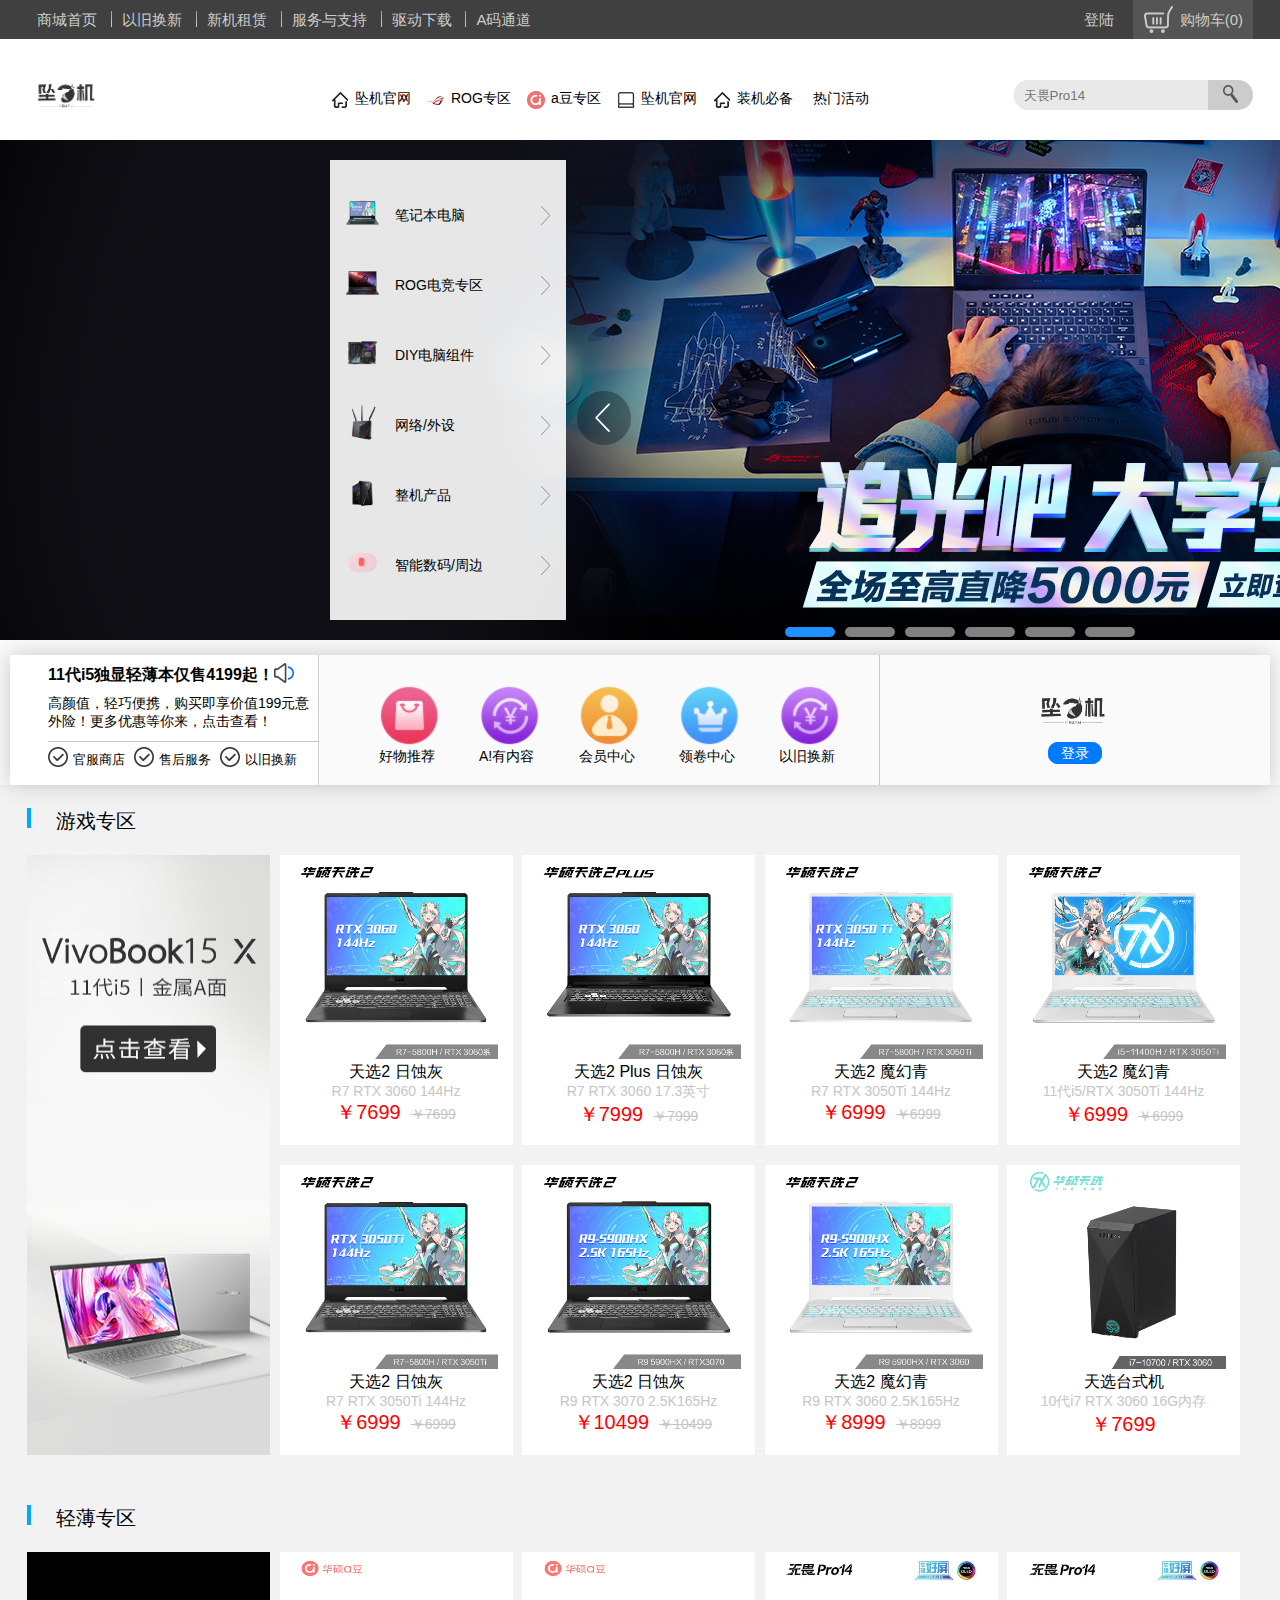
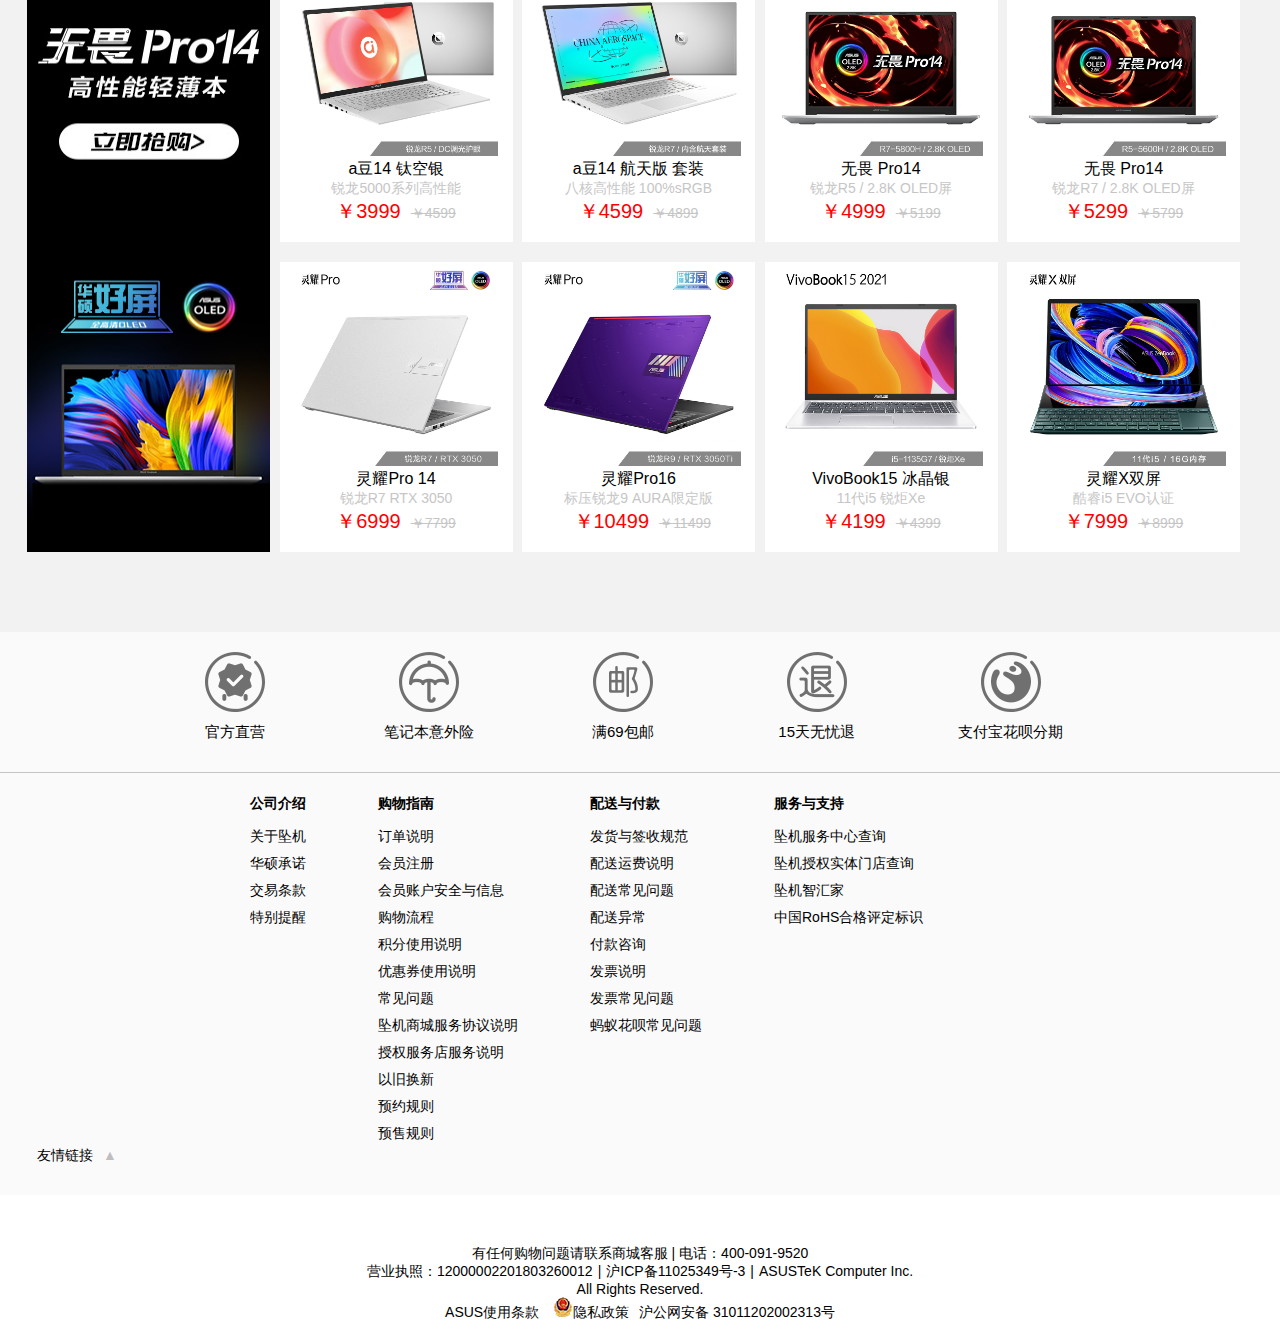
<file: index.html>
<!DOCTYPE html>
<html>
	<head>
		<meta charset="utf-8">
		<title>坠机</title>
		<script src="https://cdn.bootcdn.net/ajax/libs/jquery/3.6.0/jquery.js" type="text/javascript" charset="utf-8"></script>
		<link rel="stylesheet" type="text/css" href="./css/index.css" />
		<link rel="stylesheet" type="text/css" href="css/head.css"/>
		<link rel="shortcut icon" href="img/favicon.ico">
		<link rel="icon" href="img/favicon.ico">
		<link rel="stylesheet" type="text/css" href="css/bottom.css"/>
		<link rel="stylesheet" type="text/css" href="css/banner.css"/>
		<style>
			html,
			body {
				position: relative;
				height: 100%;
			}

			body {
				background: #eee;
				font-family: Helvetica Neue, Helvetica, Arial, sans-serif;
				font-size: 14px;
				color: #000;
				margin: 0;
				padding: 0;
			}
		</style>


	</head>
	<body>
		<div class="head">
			
		</div>
		<div class="Brwse">
			<div class="banner">
			<div class="imgBox">
				<img src="img/index/Brwse/11084297494810.jpg" class="bannerImg">
				<img src="img/index/Brwse/23433998501001.jpg" class="bannerImg">
				<img src="img/index/Brwse/23133951501025.jpg" class="bannerImg">
				<img src="img/index/Brwse/18055854519948.jpg" class="bannerImg">
				<img src="img/index/Brwse/09485656565010.jpg" class="bannerImg">
				<img src="img/index/Brwse/18090110010249.png" class="bannerImg">
			</div>
			<div class="up"> </div>
			<div class="next"> </div>
			<div class="spotBox">
				<!-- <div class="spot"></div> -->
			</div>
		</div>
			<div class="nav">
				<div class="navBox">
					<img src="img/index/nav/15162557491015.png" class="navL">
					<span>笔记本电脑</span>
					<img src="img/index/arrow.png" class="navR">
					<div class="ROGBox">
						<div class="ROGlockingBox">
							<div class="ROGBoxblock">
								<div><img
										src="img/index/nav/15181151994849.png"><a>高效游戏</a><span>天选</span><span>飞行堡垒</span>
								</div>
							</div>
							<div class="ROGBoxblock">
								<div><img
										src="img/index/nav/14441299519910.jpg"><a>灵耀轻薄</a><span>灵耀X</span><span>灵耀14</span><span>灵耀13
									</span></div>
							</div>
							<div class="ROGBoxblock">
								<div><img
										src="img/index/nav/14455349499952.jpg"><a>办公娱乐</a><span>无畏</span><span>VivoBook</span><span>主流家用
									</span></div>
							</div>
							<div class="ROGBoxblock">
								<div><img src="img/index/nav/14475357544952.jpg"><a>时尚潮色</a><span>adolbook</div>
							</div>
							<div class="ROGBoxblock">
								<div><img
										src="img/index/nav/14491810149489.jpg"><a>创意设计</a><span>ProArt</span><span>ARTONE</span><span></span>
								</div>
							</div>
							<div class="ROGBoxblock">
								<div><img
										src="img/index/nav/14510899971011.jpg"><a>商用便携</a><span>破晓</span><span>灵珑</span><span>博文
									</span></div>
							</div>
						</div>
					</div>

				</div>
				<div class="navBox">
					<img src="img/index/nav/15174355541001.png" class="navL">
					<span>ROG电竞专区</span>
					<img src="img/index/arrow.png" class="navR">
					<div class="ROGBox">
						<div class="ROGlockingBox">
							<div class="ROGBoxblock">
								<div><img
										src="img/index/nav/15181151994849.png"><a>高效游戏</a><span>天选</span><span>飞行堡垒</span>
								</div>
							</div>
							<div class="ROGBoxblock">
								<div><img
										src="img/index/nav/14441299519910.jpg"><a>灵耀轻薄</a><span>灵耀X</span><span>灵耀14</span><span>灵耀13
									</span></div>
							</div>
							<div class="ROGBoxblock">
								<div><img
										src="img/index/nav/14455349499952.jpg"><a>办公娱乐</a><span>无畏</span><span>VivoBook</span><span>主流家用
									</span></div>
							</div>
							<div class="ROGBoxblock">
								<div><img src="img/index/nav/14475357544952.jpg"><a>时尚潮色</a><span>adolbook</div>
							</div>
							<div class="ROGBoxblock">
								<div><img
										src="img/index/nav/14491810149489.jpg"><a>创意设计</a><span>ProArt</span><span>ARTONE</span><span></span>
								</div>
							</div>
							<div class="ROGBoxblock">
								<div><img
										src="img/index/nav/14510899971011.jpg"><a>商用便携</a><span>破晓</span><span>灵珑</span><span>博文
									</span></div>
							</div>
						</div>
					</div>
				</div>
				<div class="navBox">
					<img src="img/index/nav/15180297101549.png" class="navL">
					<span>DIY电脑组件</span>
					<img src="img/index/arrow.png" class="navR">
					<div class="ROGBox">
						<div class="ROGlockingBox">
							<div class="ROGBoxblock">
								<div><img
										src="img/index/nav/15181151994849.png"><a>高效游戏</a><span>天选</span><span>飞行堡垒</span>
								</div>
							</div>
							<div class="ROGBoxblock">
								<div><img
										src="img/index/nav/14441299519910.jpg"><a>灵耀轻薄</a><span>灵耀X</span><span>灵耀14</span><span>灵耀13
									</span></div>
							</div>
							<div class="ROGBoxblock">
								<div><img
										src="img/index/nav/14455349499952.jpg"><a>办公娱乐</a><span>无畏</span><span>VivoBook</span><span>主流家用
									</span></div>
							</div>
							<div class="ROGBoxblock">
								<div><img src="img/index/nav/14475357544952.jpg"><a>时尚潮色</a><span>adolbook</div>
							</div>
							<div class="ROGBoxblock">
								<div><img
										src="img/index/nav/14491810149489.jpg"><a>创意设计</a><span>ProArt</span><span>ARTONE</span><span></span>
								</div>
							</div>
							<div class="ROGBoxblock">
								<div><img
										src="img/index/nav/14510899971011.jpg"><a>商用便携</a><span>破晓</span><span>灵珑</span><span>博文
									</span></div>
							</div>
						</div>
					</div>
				</div>
				<div class="navBox">
					<img src="img/index/nav/17035910252519.png" class="navL">
					<span>网络/外设</span>
					<img src="img/index/arrow.png" class="navR">
					<div class="ROGBox">
						<div class="ROGlockingBox">
							<div class="ROGBoxblock">
								<div><img
										src="img/index/nav/15181151994849.png"><a>高效游戏</a><span>天选</span><span>飞行堡垒</span>
								</div>
							</div>
							<div class="ROGBoxblock">
								<div><img
										src="img/index/nav/14441299519910.jpg"><a>灵耀轻薄</a><span>灵耀X</span><span>灵耀14</span><span>灵耀13
									</span></div>
							</div>
							<div class="ROGBoxblock">
								<div><img
										src="img/index/nav/14455349499952.jpg"><a>办公娱乐</a><span>无畏</span><span>VivoBook</span><span>主流家用
									</span></div>
							</div>
							<div class="ROGBoxblock">
								<div><img src="img/index/nav/14475357544952.jpg"><a>时尚潮色</a><span>adolbook</div>
							</div>
							<div class="ROGBoxblock">
								<div><img
										src="img/index/nav/14491810149489.jpg"><a>创意设计</a><span>ProArt</span><span>ARTONE</span><span></span>
								</div>
							</div>
							<div class="ROGBoxblock">
								<div><img
										src="img/index/nav/14510899971011.jpg"><a>商用便携</a><span>破晓</span><span>灵珑</span><span>博文
									</span></div>
							</div>
						</div>
					</div>
				</div>

				<div class="navBox">
					<img src="img/index/nav/15175248549710.png" class="navL">
					<span>整机产品</span>
					<img src="img/index/arrow.png" class="navR">
					<div class="ROGBox">
						<div class="ROGlockingBox">
							<div class="ROGBoxblock">
								<div><img
										src="img/index/nav/15181151994849.png"><a>高效游戏</a><span>天选</span><span>飞行堡垒</span>
								</div>
							</div>
							<div class="ROGBoxblock">
								<div><img
										src="img/index/nav/14441299519910.jpg"><a>灵耀轻薄</a><span>灵耀X</span><span>灵耀14</span><span>灵耀13
									</span></div>
							</div>
							<div class="ROGBoxblock">
								<div><img
										src="img/index/nav/14455349499952.jpg"><a>办公娱乐</a><span>无畏</span><span>VivoBook</span><span>主流家用
									</span></div>
							</div>
							<div class="ROGBoxblock">
								<div><img src="img/index/nav/14475357544952.jpg"><a>时尚潮色</a><span>adolbook</div>
							</div>
							<div class="ROGBoxblock">
								<div><img
										src="img/index/nav/14491810149489.jpg"><a>创意设计</a><span>ProArt</span><span>ARTONE</span><span></span>
								</div>
							</div>
							<div class="ROGBoxblock">
								<div><img
										src="img/index/nav/14510899971011.jpg"><a>商用便携</a><span>破晓</span><span>灵珑</span><span>博文
									</span></div>
							</div>
						</div>
					</div>
				</div>
				<div class="navBox navBoxbottom">
					<img src="img/index/nav/16515910210199.png" class="navL">
					<span>智能数码/周边</span>
					<img src="img/index/arrow.png" class="navR">
					<div class="ROGBox">
						<div class="ROGlockingBox">
							<div class="ROGBoxblock">
								<div><img
										src="img/index/nav/15181151994849.png"><a>高效游戏</a><span>天选</span><span>飞行堡垒</span>
								</div>
							</div>
							<div class="ROGBoxblock">
								<div><img
										src="img/index/nav/14441299519910.jpg"><a>灵耀轻薄</a><span>灵耀X</span><span>灵耀14</span><span>灵耀13
									</span></div>
							</div>
							<div class="ROGBoxblock">
								<div><img
										src="img/index/nav/14455349499952.jpg"><a>办公娱乐</a><span>无畏</span><span>VivoBook</span><span>主流家用
									</span></div>
							</div>
							<div class="ROGBoxblock">
								<div><img src="img/index/nav/14475357544952.jpg"><a>时尚潮色</a><span>adolbook</div>
							</div>
							<div class="ROGBoxblock">
								<div><img
										src="img/index/nav/14491810149489.jpg"><a>创意设计</a><span>ProArt</span><span>ARTONE</span><span></span>
								</div>
							</div>
							<div class="ROGBoxblock">
								<div><img
										src="img/index/nav/14510899971011.jpg"><a>商用便携</a><span>破晓</span><span>灵珑</span><span>博文
									</span></div>
							</div>
						</div>
					</div>
				</div>
			</div>
		</div>
		<div class="center">
			<div class="block">
				<div class="group">
					<div class="groupBox">
						<div class="group1">
							<h2>11代i5独显轻薄本仅售4199起！</h2><img src="img/group/topic.png">
							<p style="cursor: pointer;">高颜值，轻巧便携，购买即享价值199元意外险！更多优惠等你来，点击查看！</p>
							<div class="group1Serve">
								<img src="img/group/dui.png"><span>官服商店</span>
								<img src="img/group/dui.png"><span>售后服务</span>
								<img src="img/group/dui.png"><span>以旧换新</span>
							</div>
						</div>
						<div class="group2">
							<a class="group2Centent"><img src="img/group/14055753534950.png">
								<p>好物推荐</p>
							</a>
							<a class="group2Centent"><img src="img/group/14162355509752.png">
								<p>A!有内容</p>
							</a>
							<a class="group2Centent"><img src="img/group/14150557554810.png">
								<p>会员中心</p>
							</a>
							<a class="group2Centent"><img src="img/group/14155710050559.png">
								<p>领卷中心</p>
							</a>
							<a class="group2Centent"><img src="img/group/14162355509752.png">
								<p>以旧换新</p>
							</a>
						</div>
						<div class="group3">
							<img src="img/logo.png" style="margin: auto 139.5px;">
							<!-- <img src="https://static.asus.com.cn/static/store/images/newIndex/avatar.png" style="margin: auto 153px;"> -->
							<p id=""style="text-align: center;margin-top: 70px;">
								<a href="login.html" style="border: #007AFF solid;background-color: #007AFF;color: white;border-radius: 10px;padding: 0 10px;">登录</a>
							</p>
						</div>
						<div class="clear"></div>
					</div>
				</div>
				<!-- <div class="carousel">
					<div class="carouselBox">
						<div class="">
							<a><img src="img/index/19314650989749.png"></a>
						</div>
						<div class="">
							<a><img src="img/index/10593252521005.png"></a>
						</div>
						<div class="">
							<a><img src="img/index/13511551971024.png"></a>
						</div>
						<div class="">
							<a><img src="img/index/13505850579852.png"></a>
						</div>
						<div class="">
							<a><img src="img/index/13490852499849.png"></a>
						</div>
						<div class="">
							<a><img src="img/index/13490852499849.png"></a>
						</div>
						<div class="">
							<a><img src="img/index/13434099525356.jpg"></a>
						</div>
					</div>
					<img src="img/leftbox/arrow_right.png" class="arrowR">
					<img src="img/leftbox/arrow_left.png" class="arrowL">
				</div> -->
			</div>
			<div class="area">
				<div class="area1">

					<div class="centerBoxMoudle3">
						<div class="layer">
							<div class="lineBlue"></div><span class="layerText">游戏专区</span>
							<!-- <a class="more">更多></a> -->
						</div>
						<div class="img">
							<img src="img/index/commodityImg/1F/14335248495710.jpg">
						</div>
						<div class="moudle3ConBox">
							<a class="moudle3Con">
								<div>
									<img src="img/index/commodityImg/1F/16145198971004.jpg" class="moudle3Conimg">
									<h2>adolbook14s 千禧粉</h2>
									<p class="peizhi">11代i3 512GSSD</p>
									<p class="jiage"><span class="jiage1">￥3499</span><span class="jiage2">￥3699</span>
									</p>
								</div>
							</a><a class="moudle3Con">
								<div>
									<img src="img/index/commodityImg/1F/18183357535056.jpg" class="moudle3Conimg">
									<h2>Vivobook15 2021</h2>
									<p class="peizhi">i3-1115G4 512G SSD</p>
									<p class="jiage"><span class="jiage1">￥3299</span><span class="jiage2">￥3499</span>
									</p>
								</div>
							</a><a class="moudle3Con">
								<div>
									<img src="img/index/commodityImg/1F/18183357535056.jpg" class="moudle3Conimg">
									<h2>VivoBook15 冰晶银</h2>
									<p class="peizhi">11代i5 MX330 </p>
									<p class="jiage"><span class="jiage1">￥4299</span><span class="jiage2">￥4999</span>
									</p>
								</div>
							</a><a class="moudle3Con">
								<div>
									<img src="img/index/commodityImg/1F/22162798545210.jpg" class="moudle3Conimg">
									<h2>adolbook14s 千禧粉</h2>
									<p class="peizhi">11代i5 锐炬Xe</p>
									<p class="jiage"><span class="jiage1">￥4399</span><span class="jiage2">￥4799</span>
									</p>
								</div>
							</a><a class="moudle3Con">
								<div>
									<img src="img/index/commodityImg/1F/22162798545210.jpg" class="moudle3Conimg">
									<h2>adolbook14s 幻彩白</h2>
									<p class="peizhi">11代i5 锐炬Xe</p>
									<p class="jiage"><span class="jiage1">￥4399</span><span class="jiage2">￥4799</span>
									</p>
								</div>
							</a><a class="moudle3Con">
								<div>
									<img src="img/index/commodityImg/1F/15373850101501.jpg" class="moudle3Conimg">
									<h2>VivoBook15 X 耀夜黑</h2>
									<p class="peizhi">11代i5 16G内存 </p>
									<p class="jiage"><span class="jiage1">￥4799</span><span class="jiage2">￥4999</span>
									</p>
								</div>
							</a><a class="moudle3Con">
								<div>
									<img src="img/index/commodityImg/1F/11082254565498.jpg" class="moudle3Conimg">
									<h2>VivoBook15 X 冰晶银</h2>
									<p class="peizhi">11代i5 16G内存 </p>
									<p class="jiage"><span class="jiage1">￥4799</span><span class="jiage2">￥5149</span>
									</p>
								</div>
							</a><a class="moudle3Con">
								<div>
									<img src="img/index/commodityImg/1F/12395910298529.jpg" class="moudle3Conimg">
									<h2>灵耀14s 山川黛</h2>
									<p class="peizhi">11代i5 MX330</p>
									<p class="jiage"><span class="jiage1">￥4799</span><span class="jiage2">￥4999</span>
									</p>
								</div>
							</a>
						</div>
					</div>
					<div class="centerBoxMoudle3">
						<div class="layer">
							<div class="lineBlue"></div><span class="layerText">轻薄专区</span>
							<!-- <a class="more">更多></a> -->
						</div>
						<div class="img">
							<img src="img/index/commodityImg/2F/17104654544952.jpg">
						</div>
						<div class="moudle3ConBox">
							<a class="moudle3Con">
								<div>
									<img src="img/index/commodityImg/2F/23023910297504.jpg" class="moudle3Conimg">
									<h2>a豆14 太空银</h2>
									<p class="peizhi">锐龙5000系列高性能 </p>
									<p class="jiage"><span class="jiage1">￥3999</span><span class="jiage2">￥4599</span>
									</p>
								</div>
							</a><a class="moudle3Con">
								<div>
									<img src="img/index/commodityImg/2F/23023910297504.jpg" class="moudle3Conimg">
									<h2>a豆14 太空银</h2>
									<p class="peizhi">锐龙5000系列高性能 </p>
									<p class="jiage"><span class="jiage1">￥3999</span><span class="jiage2">￥4599</span>
									</p>
								</div>
							</a><a class="moudle3Con">
								<div>
									<img src="img/index/commodityImg/2F/23023910297504.jpg" class="moudle3Conimg">
									<h2>a豆14 太空银</h2>
									<p class="peizhi">锐龙5000系列高性能 </p>
									<p class="jiage"><span class="jiage1">￥3999</span><span class="jiage2">￥4599</span>
									</p>
								</div>
							</a><a class="moudle3Con">
								<div>
									<img src="img/index/commodityImg/2F/23023910297504.jpg" class="moudle3Conimg">
									<h2>a豆14 太空银</h2>
									<p class="peizhi">锐龙5000系列高性能 </p>
									<p class="jiage"><span class="jiage1">￥3999</span><span class="jiage2">￥4599</span>
									</p>
								</div>
							</a><a class="moudle3Con">
								<div>
									<img src="img/index/commodityImg/2F/23023910297504.jpg" class="moudle3Conimg">
									<h2>a豆14 太空银</h2>
									<p class="peizhi">锐龙5000系列高性能 </p>
									<p class="jiage"><span class="jiage1">￥3999</span><span class="jiage2">￥4599</span>
									</p>
								</div>
							</a><a class="moudle3Con">
								<div>
									<img src="img/index/commodityImg/2F/23023910297504.jpg" class="moudle3Conimg">
									<h2>a豆14 太空银</h2>
									<p class="peizhi">锐龙5000系列高性能 </p>
									<p class="jiage"><span class="jiage1">￥3999</span><span class="jiage2">￥4599</span>
									</p>
								</div>
							</a><a class="moudle3Con">
								<div>
									<img src="img/index/commodityImg/2F/23023910297504.jpg" class="moudle3Conimg">
									<h2>a豆14 太空银</h2>
									<p class="peizhi">锐龙5000系列高性能 </p>
									<p class="jiage"><span class="jiage1">￥3999</span><span class="jiage2">￥4599</span>
									</p>
								</div>
							</a><a class="moudle3Con">
								<div>
									<img src="img/index/commodityImg/2F/23023910297504.jpg" class="moudle3Conimg">
									<h2>a豆14 太空银</h2>
									<p class="peizhi">锐龙5000系列高性能 </p>
									<p class="jiage"><span class="jiage1">￥3999</span><span class="jiage2">￥4599</span>
									</p>
								</div>
							</a>
						</div>
					</div>
				</div>
				<div class="bottom">
					<!-- <a href="commodity.html"></a> -->
				</div>
	</body>
	<script type="text/javascript">
		$(function(){
			$(".head").load('head.html');
			$(".bottom").load('bottom.html');
		})
	</script>
	
	<script type="text/javascript"src="js/banner.js"> </script>
	
	<script src="js/head.js" type="text/javascript" charset="utf-8"></script>
	<script src="js/index.js" type="text/javascript" charset="utf-8"></script>
	<!-- <script src="js/bottom.js" type="text/javascript" charset="utf-8"></script> -->
</html>
</file>
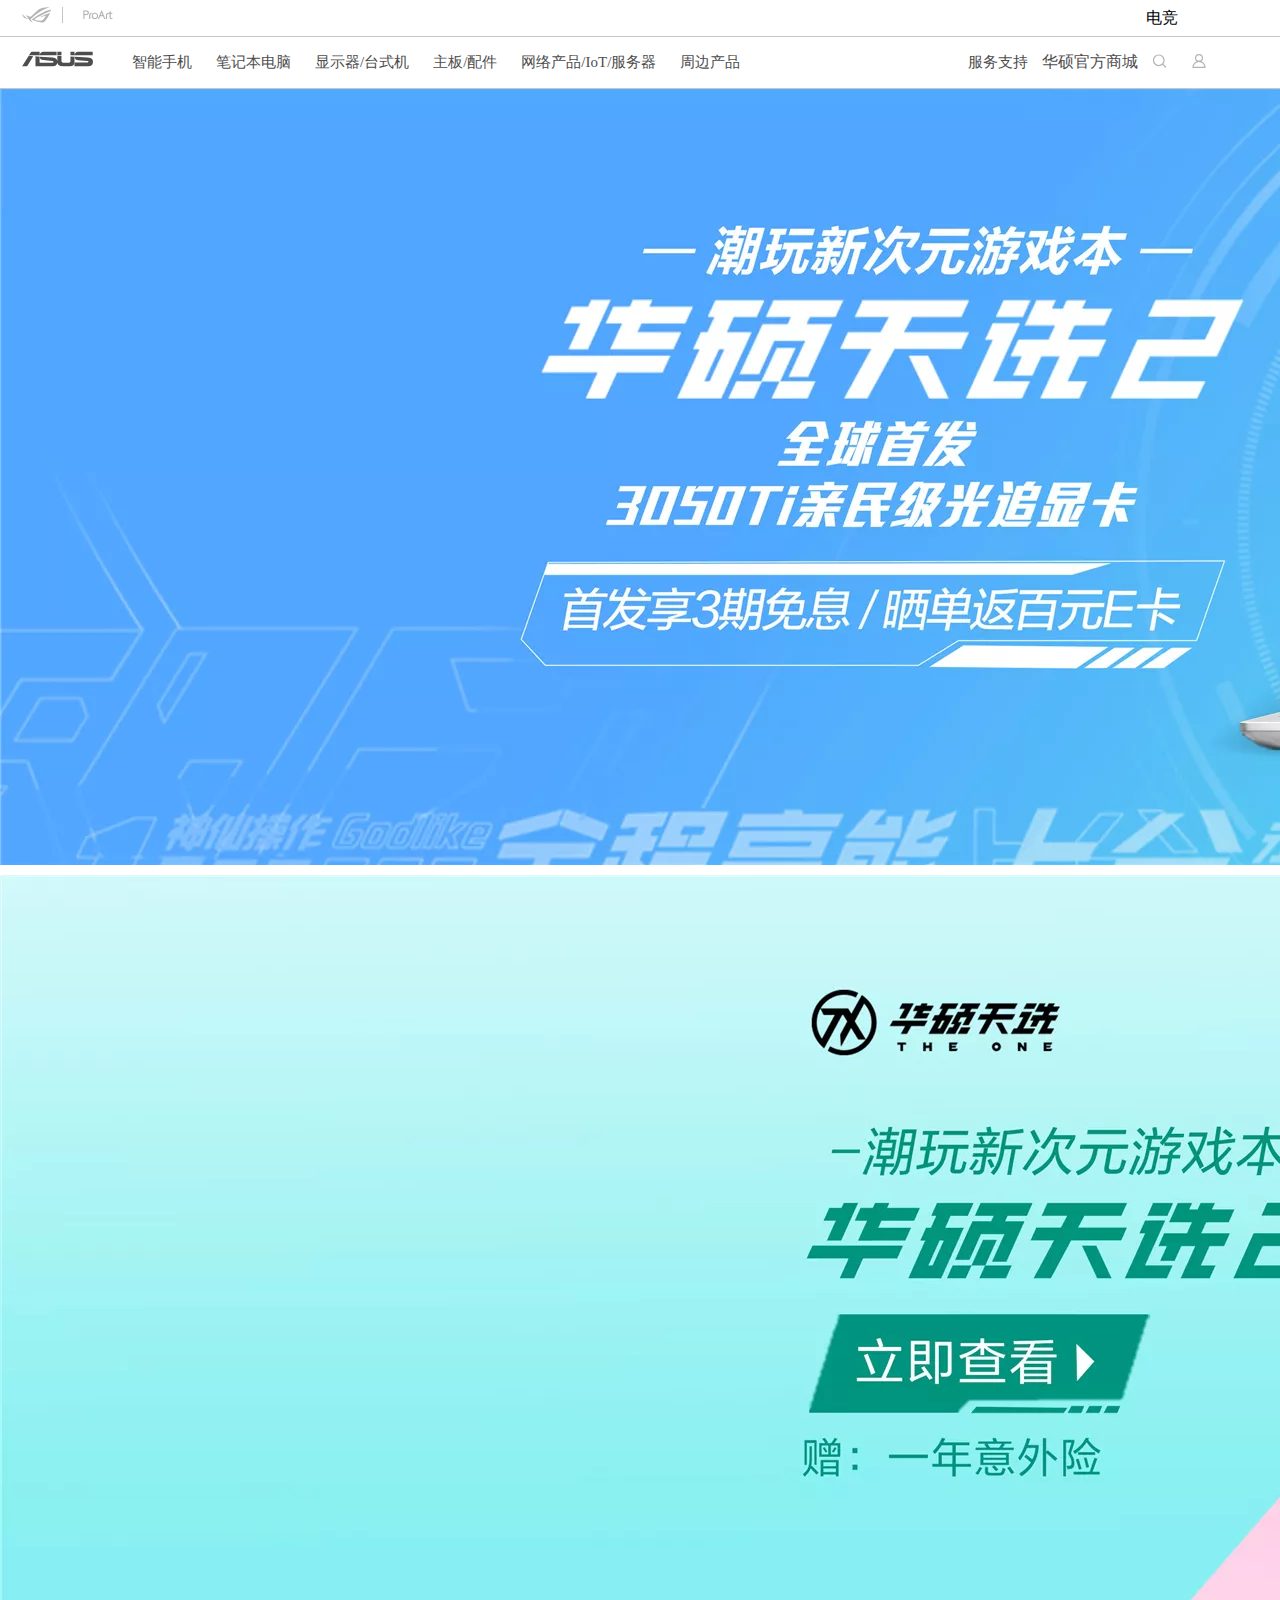
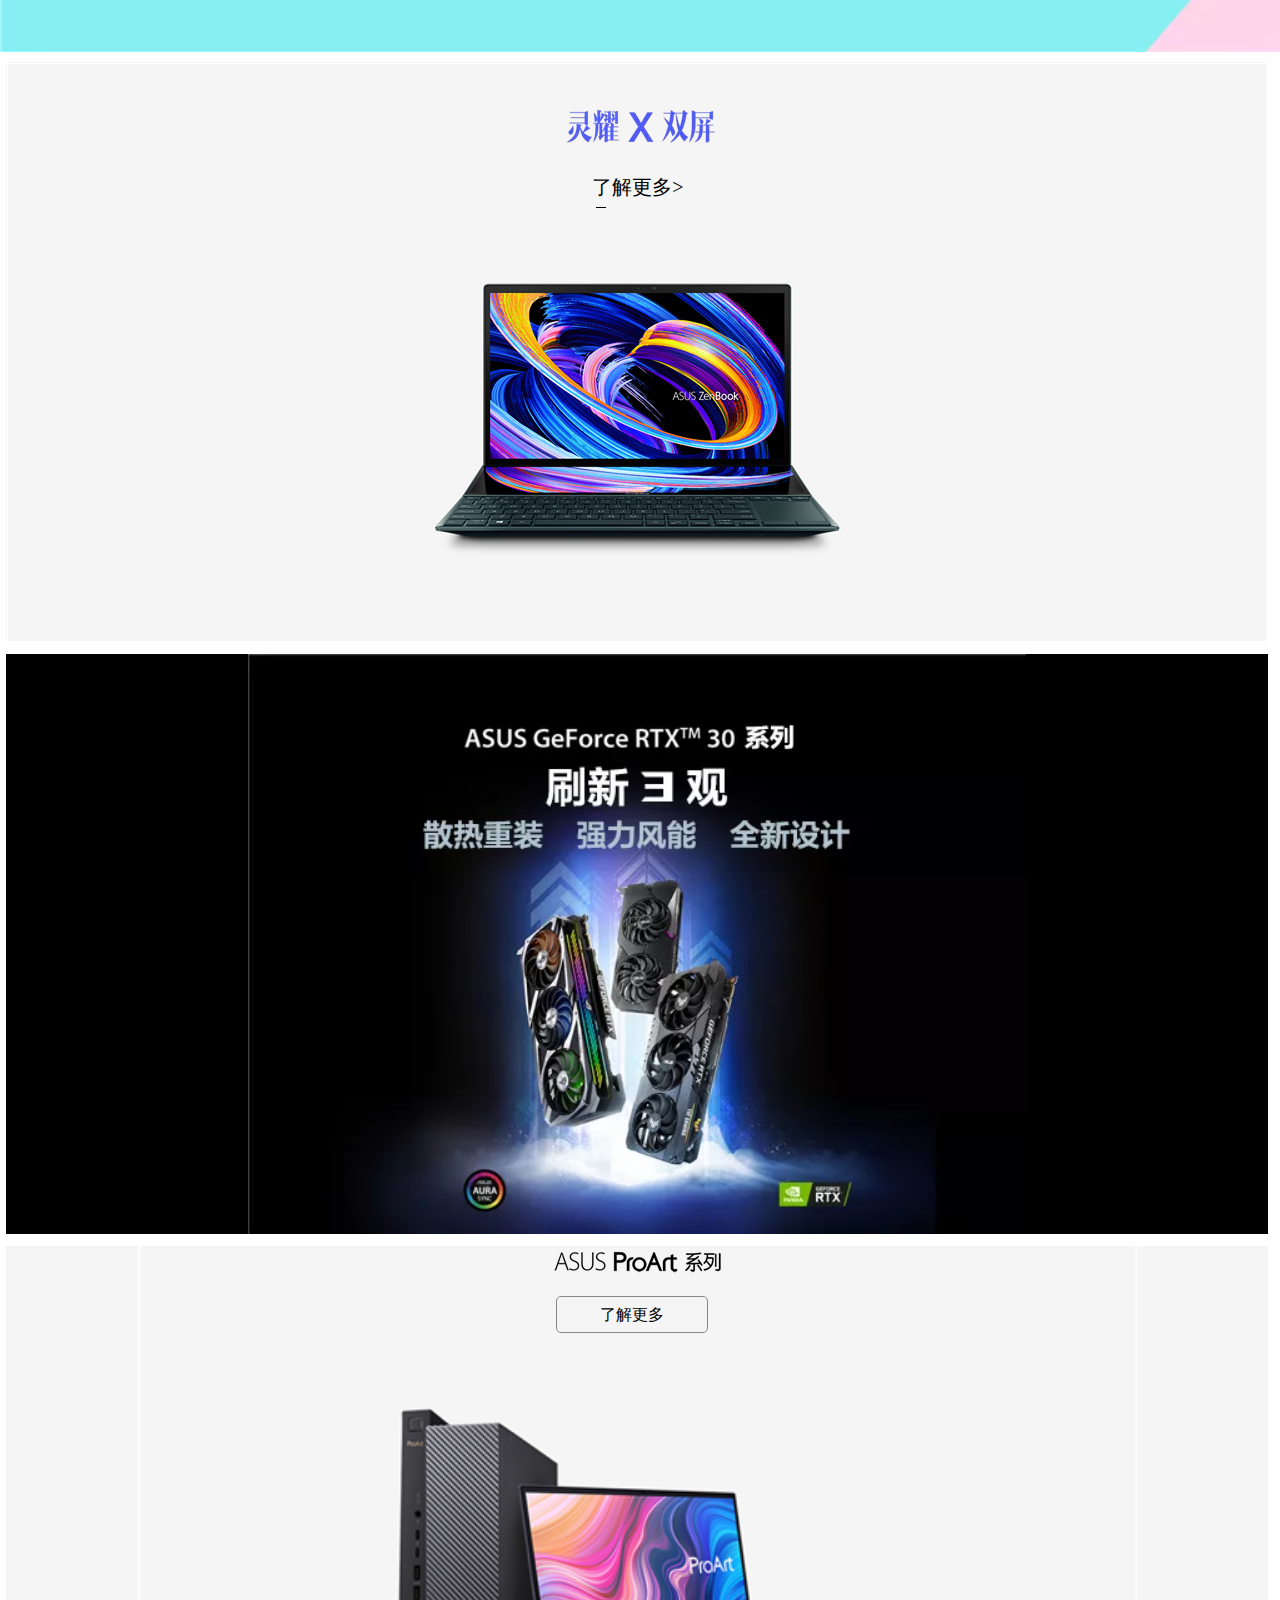
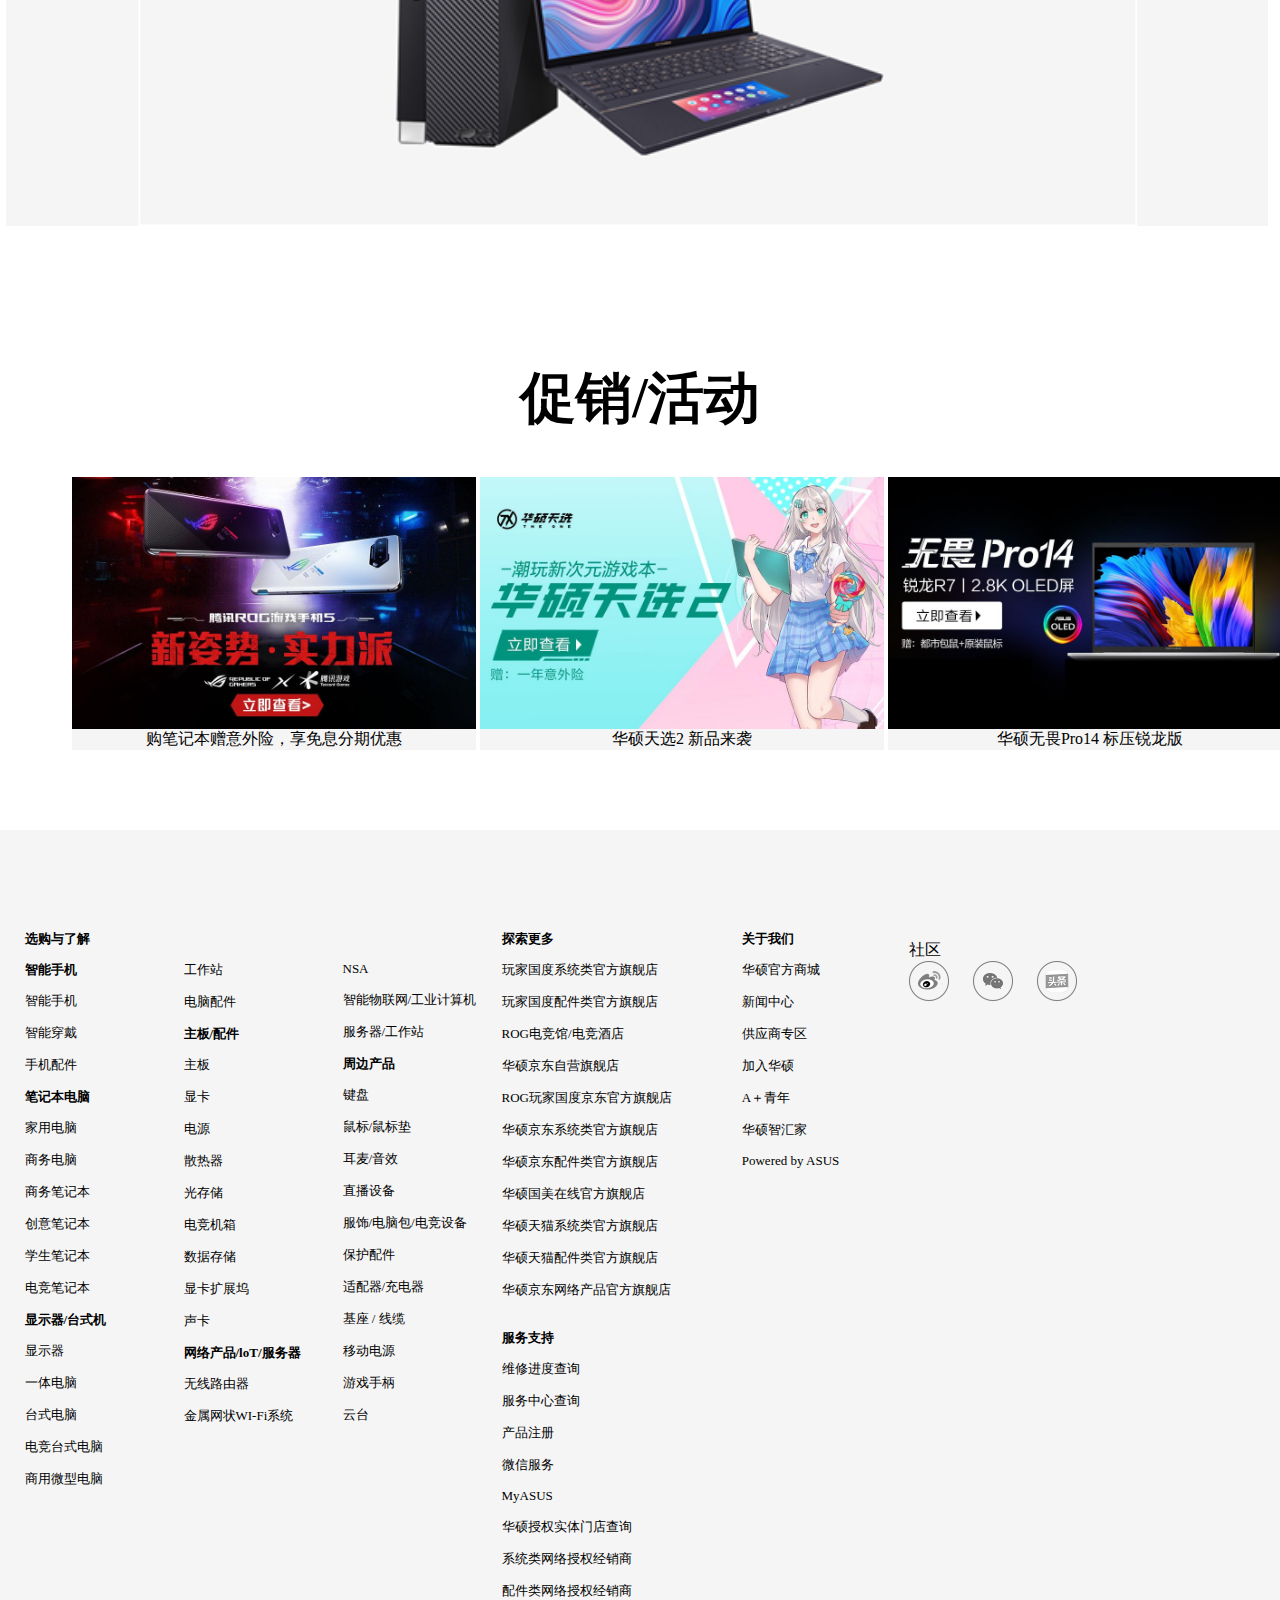
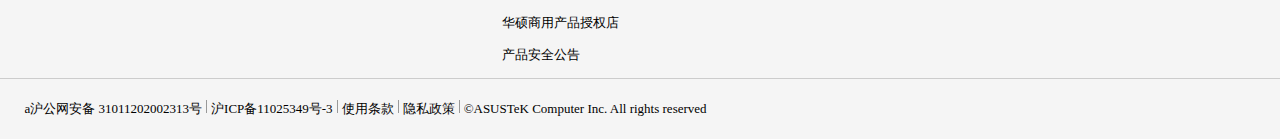
<file: ASUS_CN.html>
<!DOCTYPE html>
<html>
	<head>
		<meta charset="utf-8">
		<title>ASUS 中国</title>
		<link rel="stylesheet" type="text/css" href="css/ASUS_CN.css" />
	</head>
	<body>
		<div class="herder">
			<div class="box">
				<div class="block">
					<div class="blockL">
						<div class="rog">
							<img src="img/ASUS_CN/rog-gray.svg" class="rog-gray">
							<img src="img/ASUS_CN/rog-gray_h.svg" class="rog-gray_h">
						</div>
						<div class="proArt">
							<img src="img/ASUS_CN/proArt-gray.svg" class="proArt-gray">
							<img src="img/ASUS_CN/proArt-gray_h.svg" class="proArt-gray_h">
						</div>
					</div>
					<div class="blockR">
						<span class="competing hoverText">电竞</span>
						<div class="competingContent">
							<a>ROG·玩家国度</a>
							<a>TUF GAMING 电竞特工</a>
						</div>
					</div>
				</div>
			</div>
			<div class="nav">
				<div class="navBox">
					<div class="navBox1">
						<a href="ASUS_CN.html" ><div class="logo">
							<img src="./img/ASUS_CN/logo-002.svg" class="logo_no">
							<img src="./img/ASUS_CN/logo-001.svg" class="logo_h">
						</div></a>
					</div>
					<div class="navBox2">
						<div class="navspan smartPhoneBlock">
							<span class="sp1">智能手机</span>
							<div class="smartPhone">
								<div class="smartPhoneBox">
									<div class="smartPhoneBox1">
										<div class="STPB1">
											智能手机
										</div>
										<div class="STPB2">
											智能穿戴
										</div>
										<div class="STPB3">
											手机配件
										</div>
									</div><div class="smartPhoneBox2">
										<div class="STPB1a">
											按品牌/系列
										</div>
										<div class="STPB2a">
											全系列
										</div>
										<div class="STPB3a">
											ROG手机
										</div>
									</div>
								</div>
							</div>
						</div>
						<div class="navspan  smartPhoneBlock">
							<span class="sp2">笔记本电脑</span>
							<div class="smartPhone">
								<div class="smartPhoneBox">
									<div class="smartPhoneBox1">
										<div class="STPB1">
											智能手机
										</div>
										<div class="STPB2">
											智能穿戴
										</div>
										<div class="STPB3">
											手机配件
										</div>
									</div><div class="smartPhoneBox2">
										<div class="STPB1a">
											按品牌/系列
										</div>
										<div class="STPB2a">
											全系列
										</div>
										<div class="STPB3a">
											ROG手机
										</div>
									</div>
								</div>
							</div>
						</div>
						<div class="navspan smartPhoneBlock">
							<span class="sp3">显示器/台式机</span>
							<div class="smartPhone">
								<div class="smartPhoneBox">
									<div class="smartPhoneBox1">
										<div class="STPB1">
											智能手机
										</div>
										<div class="STPB2">
											智能穿戴
										</div>
										<div class="STPB3">
											手机配件
										</div>
									</div><div class="smartPhoneBox2">
										<div class="STPB1a">
											按品牌/系列
										</div>
										<div class="STPB2a">
											全系列
										</div>
										<div class="STPB3a">
											ROG手机
										</div>
									</div>
								</div>
							</div>
						</div>
						<div class="navspan smartPhoneBlock">
							<span class="sp4">主板/配件</span>
							<div class="smartPhone">
								<div class="smartPhoneBox">
									<div class="smartPhoneBox1">
										<div class="STPB1">
											智能手机
										</div>
										<div class="STPB2">
											智能穿戴
										</div>
										<div class="STPB3">
											手机配件
										</div>
									</div><div class="smartPhoneBox2">
										<div class="STPB1a">
											按品牌/系列
										</div>
										<div class="STPB2a">
											全系列
										</div>
										<div class="STPB3a">
											ROG手机
										</div>
									</div>
								</div>
							</div>
						</div>
						<div class="navspan smartPhoneBlock">
							<span class="sp5">网络产品/IoT/服务器</span>
							<div class="smartPhone">
								<div class="smartPhoneBox">
									<div class="smartPhoneBox1">
										<div class="STPB1">
											智能手机
										</div>
										<div class="STPB2">
											智能穿戴
										</div>
										<div class="STPB3">
											手机配件
										</div>
									</div><div class="smartPhoneBox2">
										<div class="STPB1a">
											按品牌/系列
										</div>
										<div class="STPB2a">
											全系列
										</div>
										<div class="STPB3a">
											ROG手机
										</div>
									</div>
								</div>
							</div>
						</div>
						<div class="navspan smartPhoneBlock">
							<span class="sp6">周边产品</span>
							<div class="smartPhone">
								<div class="smartPhoneBox">
									<div class="smartPhoneBox1">
										<div class="STPB1">
											智能手机
										</div>
										<div class="STPB2">
											智能穿戴
										</div>
										<div class="STPB3">
											手机配件
										</div>
									</div><div class="smartPhoneBox2">
										<div class="STPB1a">
											按品牌/系列
										</div>
										<div class="STPB2a">
											全系列
										</div>
										<div class="STPB3a">
											ROG手机
										</div>
									</div>
								</div>
							</div>
						</div>
					</div>
					<div class="navBox3">
						<div class="navspan serve">
							<span class="sp7">服务支持</span>
							<div class="serveBox">
								<div class="serveAfter">
									<p>服务支持</p>
									<p>下载中心</p>
									<p>查询维修进度</p>
									<p>微信服务</p>
									<p>MyASUS</p>
								</div>
							</div>
						</div>
						<div class="index">
							<a href="index.html" >华硕官方商城</a>
						</div>
						<div class="search">
							<img src="img/ASUS_CN/herder/icon-search-gray40.svg" class="search_no">
							<img src="./img/ASUS_CN/herder/icon-24-search-black.svg" class="search_h">
						</div>
						<div class="user" tabindex="1">
							<img src="img/ASUS_CN/herder/icon-member-gray40.svg" class="user_no">
							<img src="img/ASUS_CN/icon-24-member-black.svg" class="user_h">
							<div class="userAfter">
								<div class="userAfterBlock"></div>
								<p>我的账号</p>
								<p>退出</p>
							</div>
						</div>
						<div class="user"> </div>
					</div>
				</div>
			</div>
		</div>

		<div class="center">
			<div class="BrowseImg">
				<a class="BrowseImgBg"></a>
				<a class="BrowseImgBg1"><img
						src="img/ASUS_CN/browseImg/h7mcta0biaphp6sd-0_0_desktop_1X.webp"></a>
			</div>
			<div class="box">
				<a class="block A">
					<div class="layer">
						<img src="img/ASUS_CN/box/k5y2xev9y5fkcux4-0_1_desktop_1X.webp">
						<p class="layerP">了解更多></p>
						<div class="layerPsolid"></div>
					</div>

					<img src="img/ASUS_CN/box/k5y2xev9y5fkcux4-0_0_desktop_1X.jpg">
				</a>
				<a class="block block1">
					<img src="img/ASUS_CN/box/k5y2xev9y5fkcux4-1_1_tablet_1X.webp">
					<p class="layerP">立即购买></p>
				</a>
				<a class="block block2">
					<img src="img/ASUS_CN/box/k5y2xev9y5fkcux4-2_0_tablet_1X.webp">
				</a>
				<a class="block block3">
					<img src="img/ASUS_CN/box/k5y2xev9y5fkcux4-3_0_desktop_1X.jpg">
				</a>
				<a class="block block4">
					<input type="image" src="img/ASUS_CN/box/k5y2xev9y5fkcux4-4_1_tablet_1X.webp" />
					<div class="botton">了解更多</div>
				</a>
				<a class="block block5">
					<p>TUF GAMING 电源</p>
					<div class="botton2">了解更多></div>
				</a>
			</div>
			<div class="box1">
				<h1>促销/活动</h1>
				<div class="block">
					<a class="promotion">
						<div class="imgBlaok">
							<img src="./img/ASUS_CN/box/20210415085857.jpg">
						</div>
						<p>购笔记本赠意外险，享免息分期优惠</p>
					</a>
					<a class="promotion">
						<div class="imgBlaok">
							<img src="img/ASUS_CN/box/20210528034635.jpg">
						</div>
						<p>华硕天选2 新品来袭</p>
					</a>
					<a class="promotion">
						<div class="imgBlaok">
							<img src="./img/ASUS_CN/box/20210526054420.jpg">
						</div>
						<p>华硕无畏Pro14 标压锐龙版</p>
					</a>
					<img src="img/ASUS_CN/box/下载.svg" class="imgButton">
				</div>
			</div>
		</div>
		<div class="bottom">
			<div class="bottomBox">
				<div class="server">
					<div class="serveBlock">
						<h2>选购与了解</h2>
						<h2>智能手机</h2>
						<a>智能手机</a>
						<a>智能穿戴</a>
						<a>手机配件</a>
						<h2>笔记本电脑</h2>
						<a>家用电脑</a>
						<a>商务电脑</a>
						<a>商务笔记本</a>
						<a>创意笔记本</a>
						<a>学生笔记本</a>
						<a>电竞笔记本</a>
						<h2>显示器/台式机</h2>
						<a>显示器</a>
						<a>一体电脑</a>
						<a>台式电脑</a>
						<a>电竞台式电脑</a>
						<a>商用微型电脑</a>
					</div>
					<div class="serveBlock1">
						<a>工作站</a>
						<a>电脑配件</a>
						<h2>主板/配件</h2>
						<a>主板</a>
						<a>显卡</a>
						<a>电源</a>
						<a>散热器</a>
						<a>光存储</a>
						<a>电竞机箱</a>
						<a>数据存储</a>
						<a>显卡扩展坞</a>
						<a>声卡</a>
						<h2>网络产品/loT/服务器</h2>
						<a>无线路由器</a>
						<a>金属网状WI-Fi系统</a>
					</div>
					<div class="serveBlock2">
						<a>NSA</a>
						<a>智能物联网/工业计算机</a>
						<a>服务器/工作站</a>
						<h2>周边产品</h2>
						<a>键盘</a>
						<a>鼠标/鼠标垫</a>
						<a>耳麦/音效</a>
						<a>直播设备</a>
						<a>服饰/电脑包/电竞设备</a>
						<a>保护配件</a>
						<a>适配器/充电器</a>
						<a>基座 / 线缆</a>
						<a>移动电源</a>
						<a>游戏手柄</a>
						<a>云台</a>
					</div>
					<div class="serveBlock3">
						<h2>探索更多</h2>
						<a>玩家国度系统类官方旗舰店</a>
						<a>玩家国度配件类官方旗舰店</a>
						<a>ROG电竞馆/电竞酒店</a>
						<a>华硕京东自营旗舰店</a>
						<a>ROG玩家国度京东官方旗舰店</a>
						<a>华硕京东系统类官方旗舰店</a>
						<a>华硕京东配件类官方旗舰店</a>
						<a>华硕国美在线官方旗舰店</a>
						<a>华硕天猫系统类官方旗舰店</a>
						<a>华硕天猫配件类官方旗舰店</a>
						<a>华硕京东网络产品官方旗舰店</a>
						<div class="serveBlock3A">
							<h2>服务支持</h2>
							<a>维修进度查询</a>
							<a>服务中心查询</a>
							<a>产品注册</a>
							<a>微信服务</a>
							<a>MyASUS</a>
							<a>华硕授权实体门店查询</a>
							<a>系统类网络授权经销商</a>
							<a>配件类网络授权经销商</a>
							<a>华硕商用产品授权店</a>
							<a>产品安全公告</a>
						</div>
					</div>
					<div class="serveBlock4">
						<h2>关于我们</h2>
						<a>华硕官方商城</a>
						<a>新闻中心</a>
						<a>供应商专区</a>
						<a>加入华硕</a>
						<a>A＋青年</a>
						<a>华硕智汇家</a>
						<a>Powered by ASUS</a>
					</div>
					<div class="community">
						<p>社区</p>
						<a><img src="img/ASUS_CN/bottm/20201027055222.png"></a>
						<a><img src="img/ASUS_CN/bottm/20201027055004.png"></a>
						<a><img src="img/ASUS_CN/bottm/20201027051942.png"></a>
					</div>
					<div class="clear">

					</div>
				</div>

				<div class="clear"></div>
			</div>
			<div class="bottom1">
				<a>a沪公网安备 31011202002313号</a>
				<span></span>
				<a>沪ICP备11025349号-3</a>
				<span></span>
				<a>使用条款</a>
				<span></span>
				<a>隐私政策</a>
				<span></span>
				<a>©ASUSTeK Computer Inc. All rights reserved</a>

			</div>

		</div>
	</body>
</html>
</file>
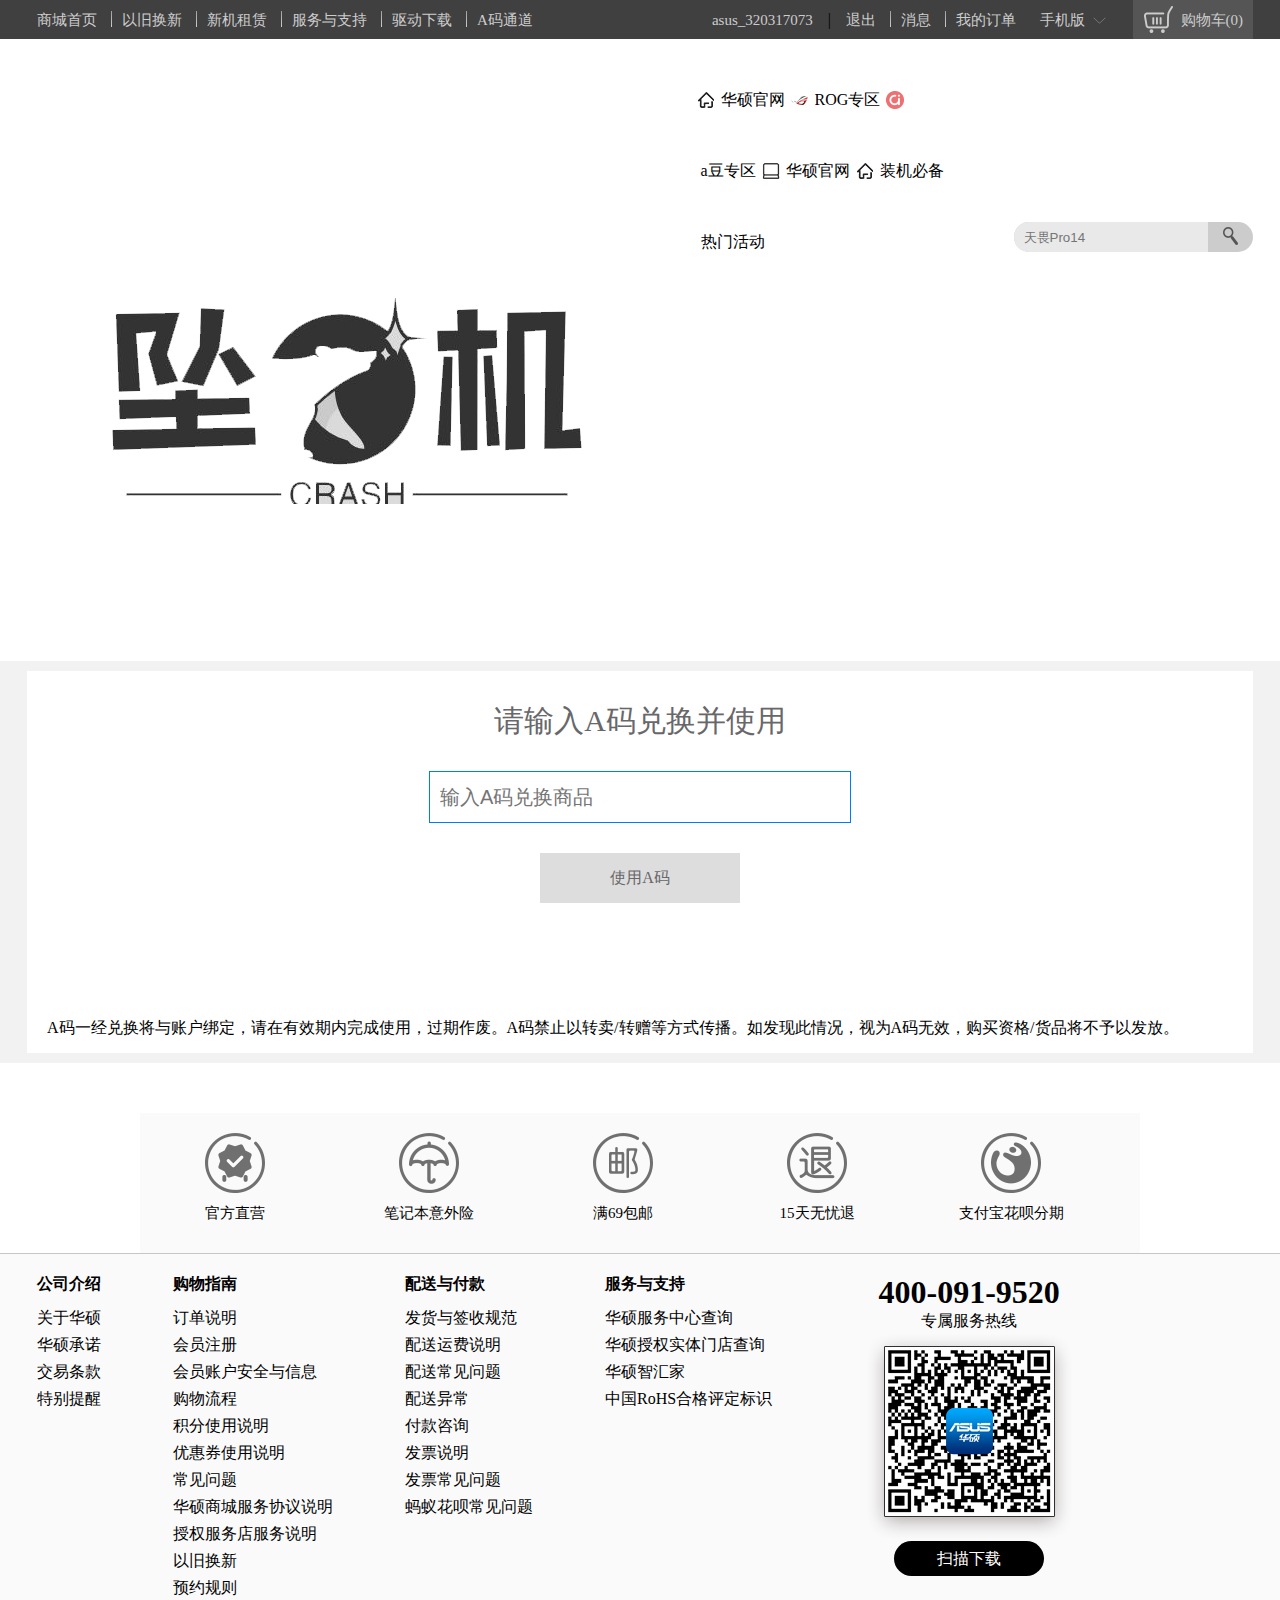
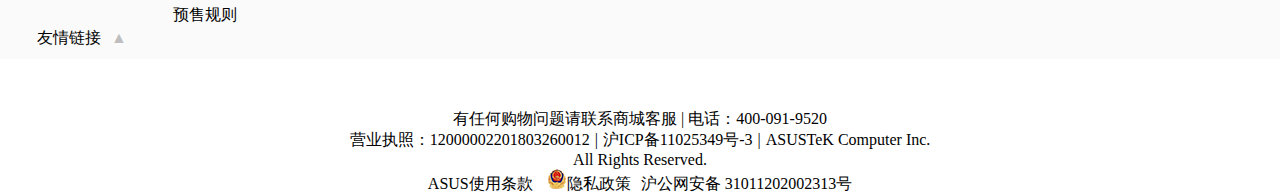
<file: bind-acode.html>
<!DOCTYPE html>
<html>
	<head>
		<meta charset="utf-8">
		<title>A码通道</title>
		<link rel="stylesheet" type="text/css" href="css/bind-acode.css" />
		<link rel="shortcut icon" href="img/favicon.ico">
		<link rel="icon" href="img/favicon.ico">
	</head>
	<body>
		<div class="heads">
			<div class="headerInfo">
				<div class="headsL">
					<a href="index.html"   class="headerA">商城首页</a>
					<div class="line"></div><a href="Trade_in.html"  class="headerA">以旧换新</a>
					<div class="line"></div><a href="project-activity.html"  class="headerA">新机租赁</a>
					<div class="line"></div><a href="serve.html"  class="headerA">服务与支持</a>
					<div class="line"></div><a href="Downlond-Center.html"  class="headerA">驱动下载</a>
					<div class="line"></div><a href="bind-acode.html"  class="headerA">A码通道</a>
				</div>
				<div class="headsR">
					<a href="user_info.html"  class="headerA">asus_320317073</a><span>|</span><a class="headerA">退出</a>
					<div class="line"></div><a href="news.html"  class="headerA">消息</a>
					<div class="line"></div><a  class="headerA">我的订单</a>
					<div class="mobilePhoneBox"><a class="mobilePhone">手机版</a>
						<div class="mobilePhoneContent">
							<div class="mobilePhoneContentBox">
								<div class="twoweima">
								<img src="img/index/14404710299100.png" >
							</div>
							<div class="mobilePhoneTextBox">
								<p class="mobilePhoneText1">华硕商城APP</p>
							<p class="mobilePhoneText2">新人专享礼包</p>
							</div>
							<div class="sy">
								<img src="img/index/14405454569854.png" >
								<img src="img/index/14405897101504.png" >
								<img src="img/index/14410448504810.png" >
							</div>
							</div>
							<div class="mobilePhoneContentBox boxline">
								<div class="twoweima">
								<img src="img/index/14425198521005.png" >
							</div>
							<div class="mobilePhoneTextBox">
								<p class="mobilePhoneText1">华硕商城公众号</p>
							<p class="mobilePhoneText2">微信扫一扫</p>
							</div>
							<div class="sy">
								<img src="img/index/14410448504810.png" >
							</div>
							</div>
							<div class="mobilePhoneContentBox">
								<div class="twoweima">
								<img src="img/index/14404710299100.png" >
							</div>
							<div class="mobilePhoneTextBox">
								<p class="mobilePhoneText1">微信小程序</p>
							<p class="mobilePhoneText2">微信扫一扫</p>
							</div>
							<div class="sy">
								<img src="img/index/14410448504810.png" >
							</div>
							</div>
							
						</div>
					</div>
					<div class="cartBox"><a class="cart">购物车(0)</a>
						<div class="cartCenter">
							购物车中还没有商品，赶紧选购吧！
						</div>
		
					</div>
				</div>
			</div>
		</div>
		<div class="headsBottom">
			<div class="headerBottomBox">
				<a href="index.html"  ><img src="img/logo.png" class="logo"></a>
				<div class="headsBottomLink">
					<a href="ASUS_CN.html"  class="headerA headerB"><img src="img/13493410198979.png" class="headerAimg"><span
							class="herderText">华硕官网</span></a>
					<a class="headerA headerC"><img src="img/14260499101565.png" class="headerAimg"><span
							class="herderText">ROG专区</span></a>
					<a class="headerA headerD"><img src="img/14261252535149.png" class="headerAimg"><span
							class="herderText">a豆专区</span></a>
					<a class="headerA headerE"><img src="img/13501252505256.png" class="headerAimg4"><span
							class="herderText">华硕官网</span></a>
					<a class="headerA headerF"><img src="img/13493410198979.png" class="headerAimg"><span
							class="herderText">装机必备</span></a>
					
					<div class="headerA hotEvents_h"><span class="herderText">热门活动</span>
						<div class="hotEvents">
							<div class="hotEventsBox">
								<a class="a1"><img src="img/index/19543357501021.jpg">
									<span>追光吧 大学生</span></a>
								<a class="a2"><img src="img/index/13432157531024.jpg">
									<span>轻薄专区</span></a>
								<a class="a3"><img src="img/index/13440957545797.jpg">
									<span>a豆专区</span></a>
								<a class="a4"><img src="img/index/13424856529998.jpg">
									<span>天选专区</span></a>
								<a class="a5"><img src="img/index/13434099525356.jpg">
									<span>电脑配件专区</span></a>
								<a class="a6"><img src="img/index/13443248102495.jpg">
									<span>ROG专区</span></a>
							</div>
						</div>
					</div>
				</div>
				<div class="search">
					<input type=" text" name="searchinput" class="" placeholder="天畏Pro14" />
					<a><img src="img/search.png" href="#"></a>
				</div>
			</div>
		</div>
		<div class="center">
			<div class="centerBox">
				<h2>请输入A码兑换并使用</h2>
				<input type="text" placeholder="输入A码兑换商品" />
				<div class="amaBox">使用A码</div>
				<div class="amatext">
					A码一经兑换将与账户绑定，请在有效期内完成使用，过期作废。A码禁止以转卖/转赠等方式传播。如发现此情况，视为A码无效，购买资格/货品将不予以发放。
				</div>
			</div>

		</div>
		</div>
		</div>
		<div class="bottom">
			<div class="moudle1">
				<div class="last">
					<img src="img/bottom/service_icon1.png">
					官方直营
				</div>
				<div class="last">
					<img src="img/bottom/service_icon2.png">
					笔记本意外险
				</div>
				<div class="last">
					<img src="img/bottom/service_icon3.png">
					满69包邮
				</div>
				<div class="last">
					<img src="img/bottom/service_icon4.png">
					15天无忧退
				</div>
				<div class="last">
					<img src="img/bottom/service_icon5.png">
					支付宝花呗分期
				</div>
		
			</div>
			<div class="moudle2">
				<div class="moudle2Box">
					<div class="part1">
						<a href="" class="part1Header">公司介绍</a>
						<a href="" class="part1A">关于华硕</a>
						<a href="" class="part1A">华硕承诺</a>
						<a href="" class="part1A">交易条款</a>
						<a href="" class="part1A">特别提醒</a>
		
		
					</div>
					<div class="part1">
						<a href="" class="part1Header">购物指南</a>
						<a href="" class="part1A">订单说明</a>
						<a href="" class="part1A">会员注册</a>
						<a href="" class="part1A">会员账户安全与信息</a>
						<a href="" class="part1A">购物流程</a>
						<a href="" class="part1A">积分使用说明</a>
						<a href="" class="part1A">优惠券使用说明</a>
						<a href="" class="part1A">常见问题</a>
						<a href="" class="part1A">华硕商城服务协议说明</a>
						<a href="" class="part1A">授权服务店服务说明</a>
						<a href="" class="part1A">以旧换新</a>
						<a href="" class="part1A">预约规则</a>
						<a href="" class="part1A">预售规则</a>
					</div>
					<div class="part1">
						<a href="" class="part1Header">配送与付款</a>
						<a href="" class="part1A">发货与签收规范</a>
						<a href="" class="part1A">配送运费说明</a>
						<a href="" class="part1A">配送常见问题</a>
						<a href="" class="part1A">配送异常</a>
						<a href="" class="part1A">付款咨询</a>
						<a href="" class="part1A">发票说明</a>
						<a href="" class="part1A">发票常见问题</a>
						<a href="" class="part1A">蚂蚁花呗常见问题</a>
					</div>
					<div class="part1">
						<a href="" class="part1Header">服务与支持</a>
						<a href="" class="part1A">华硕服务中心查询</a>
						<a href="" class="part1A">华硕授权实体门店查询</a>
						<a href="" class="part1A">华硕智汇家</a>
						<a href="" class="part1A">中国RoHS合格评定标识</a>
					</div>
					<div class="phone">
						<h1>400-091-9520</h1>
						<span>专属服务热线</span>
						<img src="img/footer-erweima.png">
						<p>扫描下载</p>
					</div>
					<div href="" class="showLink" tabindex="1"style="cursor: pointer;">友情链接<span class="showLinkDown">
							<span class="showLink_on">▲</span><span class="showLink_no">▼</span></span>
						<div class="showLink_h">
							<a href="#">a豆</a>
							<a href="#">rog</a>
							<a href="#">adol</a>
							<a href="#">魔霸</a>
							<a href="#">主板</a>
							<a href="#">冰刃</a>
							<a href="#">显示器</a>
							<a href="#">游戏本</a>
							<a href="#">adolbook</a>
							<a href="#">魔霸电脑</a>
							<a href="#">玩家国度</a>
							<a href="#">飞行堡垒</a>
							<a href="#">华硕天选</a>
							<a href="#">天选笔记本</a>
							<a href="#">魔霸笔记本</a>
							<a href="#">枪神笔记本</a>
							<a href="#">a豆笔记本</a>
							<a href="#">笔记本电脑</a>
							<a href="#">电脑笔记本</a>
							<a href="#">ROG游戏手机</a>
							<a href="#">飞行堡垒华硕</a>
							<a href="#">华硕VivoBook</a>
							<a href="#">华硕天选电脑</a>
							<a href="#">华硕电脑天选</a>
							<a href="#">华硕天选笔记本</a>
						</div>
					</div>
				</div>
			</div>
			<div class="moudle3">
				<p>有任何购物问题请联系商城客服 | 电话：400-091-9520</p>
				<span><a href="#">营业执照：12000002201803260012</a>|<a href="#">沪ICP备11025349号-3</a>|<span>ASUSTeK
						Computer Inc.</span></span>
				<div>All Rights Reserved.</div>
				<span><a href="">ASUS使用条款</a><a href=""> <img
							src="img/735f16509d9a54d5ddade073f133e7dcf2c0a486.png">隐私政策</a><a href="">沪公网安备
						31011202002313号</a></span>
			</div>
		</div>
	</body>
</html>
</file>
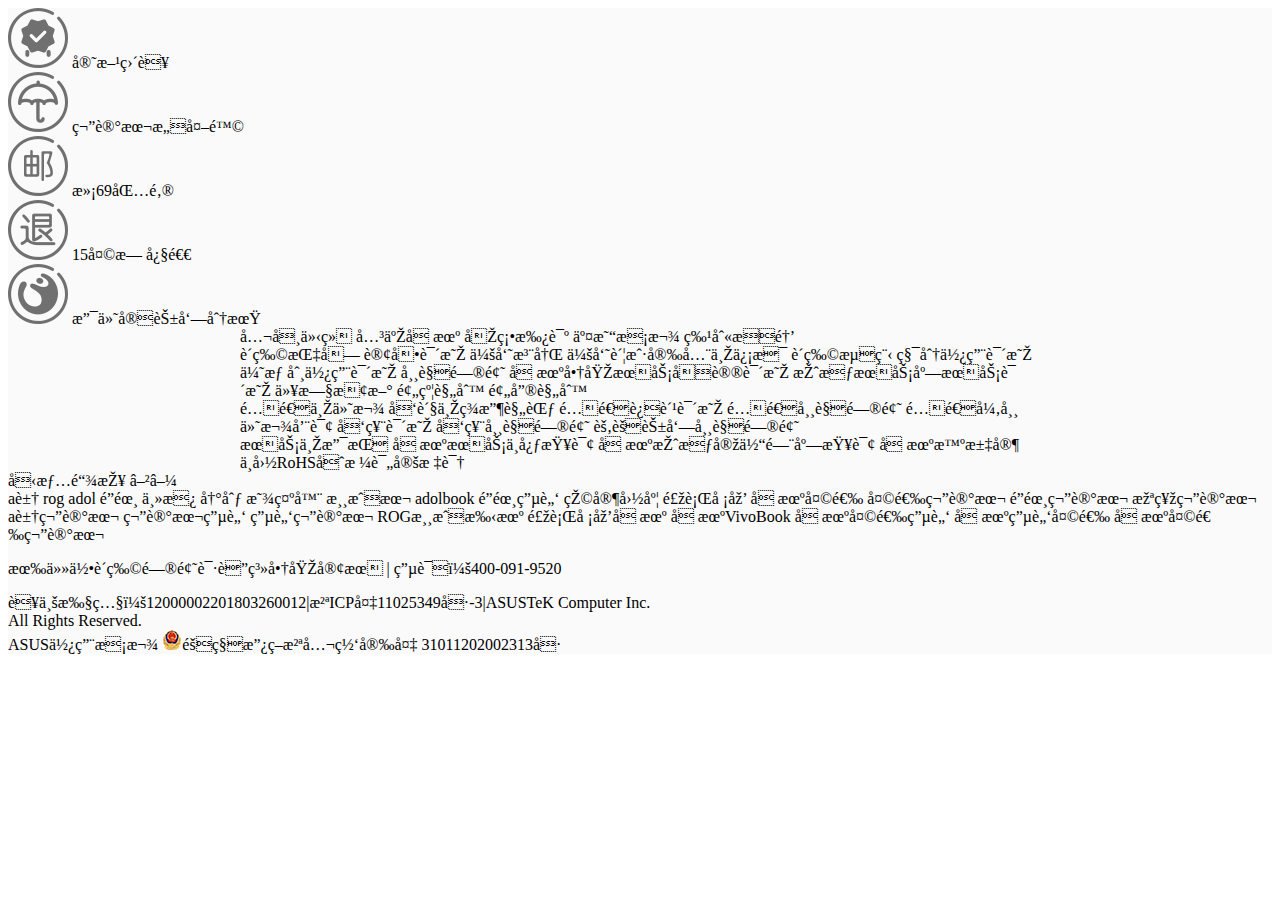
<file: bottom.html>
<!-- <!DOCTYPE html>
<html>
	<head>
		<meta charset="utf-8">
		<title></title>
		<link rel="stylesheet" type="text/css" href="css/bottom.css"/>
	</head>
	<body> -->
		<div class="bottom" style="background-color: #fafafa;">
			<div class="moudle1">
				<div class="last">
					<img src="img/bottom/service_icon1.png">
					官方直营
				</div>
				<div class="last">
					<img src="img/bottom/service_icon2.png">
					笔记本意外险
				</div>
				<div class="last">
					<img src="img/bottom/service_icon3.png">
					满69包邮
				</div>
				<div class="last">
					<img src="img/bottom/service_icon4.png">
					15天无忧退
				</div>
				<div class="last">
					<img src="img/bottom/service_icon5.png">
					支付宝花呗分期
				</div>
		
			</div>
			<div class="moudle2">
				<div class="moudle2Box">
					<div id="" style="margin: 0 auto;width: 800px;">
						<div class="part1">
						<a class="part1Header">公司介绍</a>
						<a class="part1A">关于坠机</a>
						<a class="part1A">华硕承诺</a>
						<a class="part1A">交易条款</a>
						<a class="part1A">特别提醒</a>
		
		
					</div>
					<div class="part1">
						<a class="part1Header">购物指南</a>
						<a class="part1A">订单说明</a>
						<a class="part1A">会员注册</a>
						<a class="part1A">会员账户安全与信息</a>
						<a class="part1A">购物流程</a>
						<a class="part1A">积分使用说明</a>
						<a class="part1A">优惠券使用说明</a>
						<a class="part1A">常见问题</a>
						<a class="part1A">坠机商城服务协议说明</a>
						<a class="part1A">授权服务店服务说明</a>
						<a class="part1A">以旧换新</a>
						<a class="part1A">预约规则</a>
						<a class="part1A">预售规则</a>
					</div>
					<div class="part1">
						<a class="part1Header">配送与付款</a>
						<a class="part1A">发货与签收规范</a>
						<a class="part1A">配送运费说明</a>
						<a class="part1A">配送常见问题</a>
						<a class="part1A">配送异常</a>
						<a class="part1A">付款咨询</a>
						<a class="part1A">发票说明</a>
						<a class="part1A">发票常见问题</a>
						<a class="part1A">蚂蚁花呗常见问题</a>
					</div>
					<div class="part1">
						<a class="part1Header">服务与支持</a>
						<a class="part1A">坠机服务中心查询</a>
						<a class="part1A">坠机授权实体门店查询</a>
						<a class="part1A">坠机智汇家</a>
						<a class="part1A">中国RoHS合格评定标识</a>
					</div>
					</div>
					
					<!-- <div class="phone">
						<h1>400-091-9520</h1>
						<span>专属服务热线</span>
						<img src="img/footer-erweima.png">
						<p>扫描下载</p>
					</div> -->
					<div href="" class="showLink" tabindex="1" style="cursor: pointer;">友情链接<span
							class="showLinkDown">
							<span class="showLink_on">▲</span><span class="showLink_no">▼</span></span>
						<div class="showLink_h">
							<a>a豆</a>
							<a>rog</a>
							<a>adol</a>
							<a>魔霸</a>
							<a>主板</a>
							<a>冰刃</a>
							<a>显示器</a>
							<a>游戏本</a>
							<a>adolbook</a>
							<a>魔霸电脑</a>
							<a>玩家国度</a>
							<a>飞行堡垒</a>
							<a>坠机天选</a>
							<a>天选笔记本</a>
							<a>魔霸笔记本</a>
							<a>枪神笔记本</a>
							<a>a豆笔记本</a>
							<a>笔记本电脑</a>
							<a>电脑笔记本</a>
							<a>ROG游戏手机</a>
							<a>飞行堡垒坠机</a>
							<a>坠机VivoBook</a>
							<a>坠机天选电脑</a>
							<a>坠机电脑天选</a>
							<a>坠机天选笔记本</a>
						</div>
					</div>
				</div>
			</div>
			<div class="moudle3">
				<p>有任何购物问题请联系商城客服 | 电话：400-091-9520</p>
				<span><a>营业执照：12000002201803260012</a>|<a>沪ICP备11025349号-3</a>|<span>ASUSTeK
						Computer Inc.</span></span>
				<div>All Rights Reserved.</div>
				<span><a>ASUS使用条款</a><a> <img
							src="img/735f16509d9a54d5ddade073f133e7dcf2c0a486.png">隐私政策</a><a>沪公网安备
						31011202002313号</a></span>
			</div>
		</div>
<!-- 	</body>
</html> -->
</file>
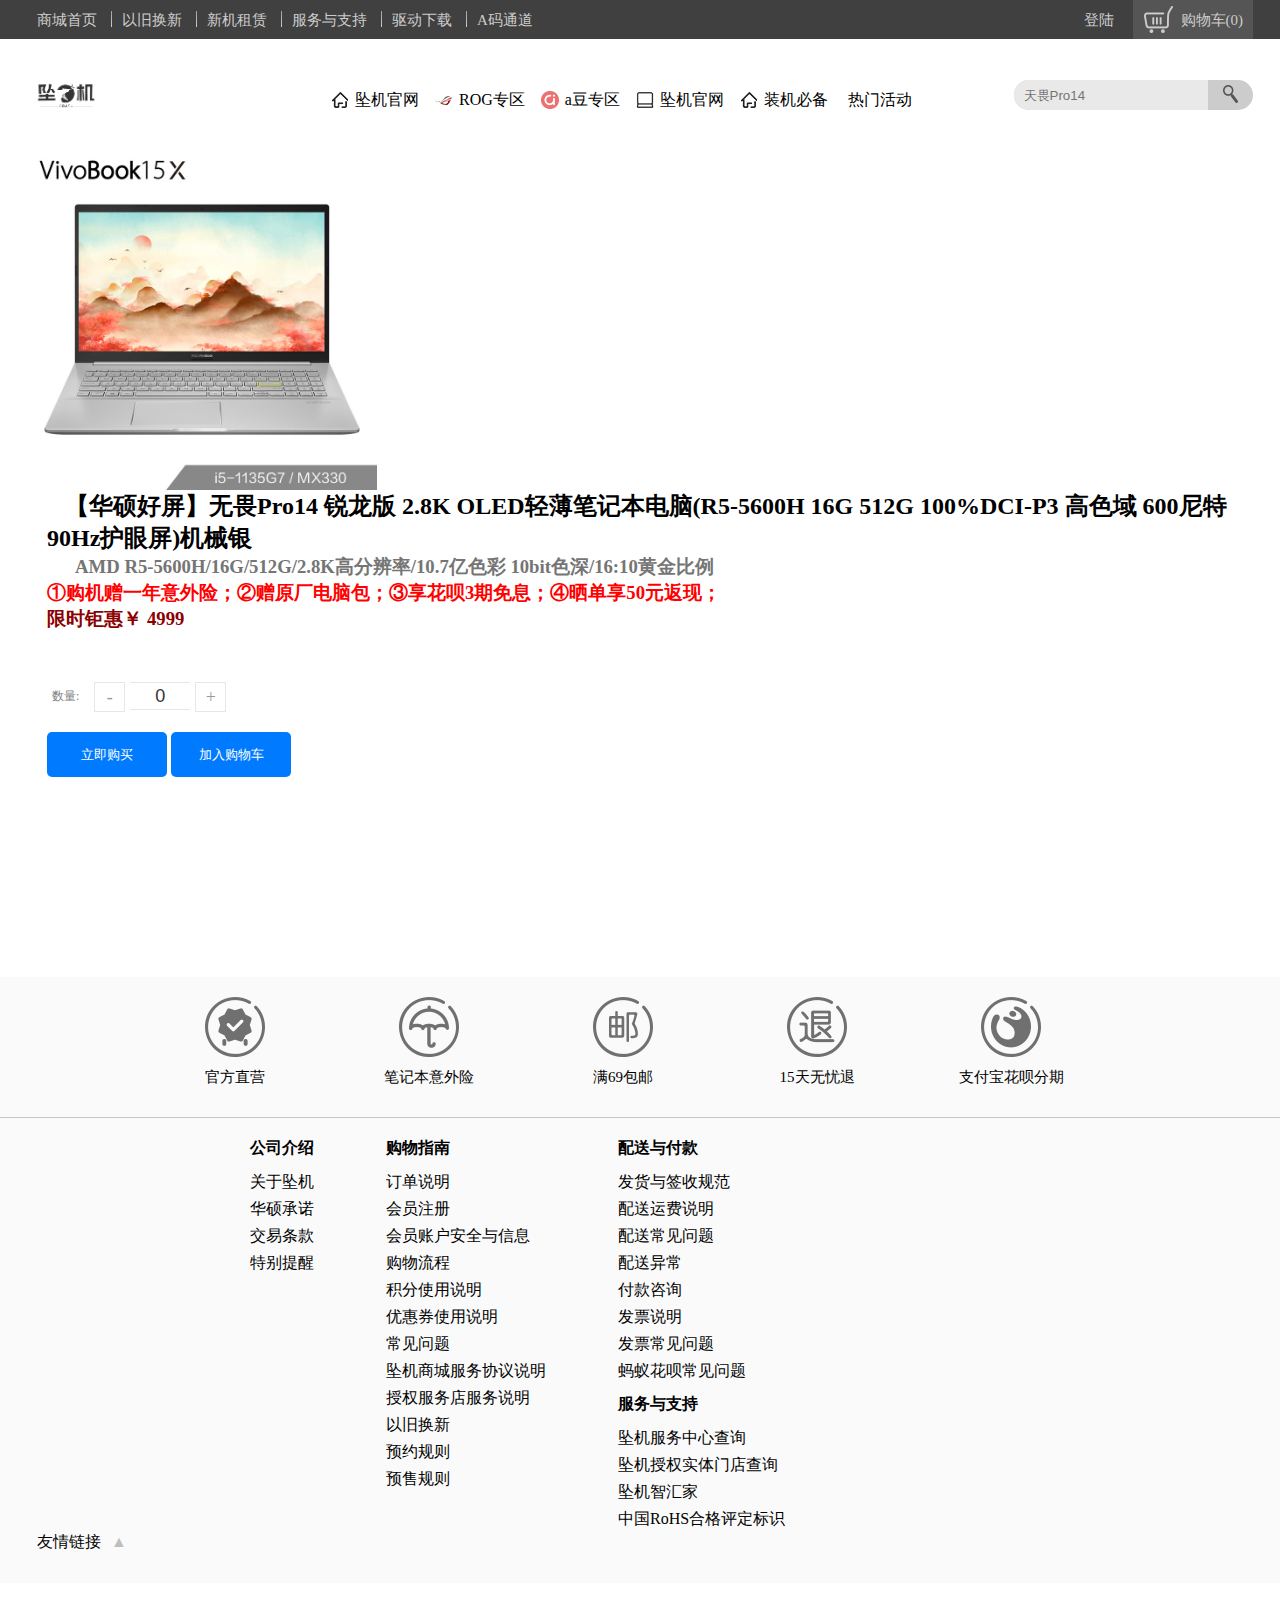
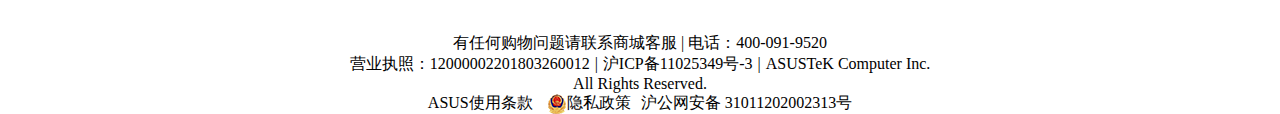
<file: commodity.html>
<!DOCTYPE html>
<html lang="en">
	<head>
		<meta charset="UTF-8">
		<meta name="viewport" content="width=device-width, initial-scale=1.0">
		<meta http-equiv="X-UA-Compatible" content="ie=edge">
		<title>坠机</title>
		<link rel="shortcut icon" href="img/favicon.ico">
		<link rel="icon" href="img/favicon.ico">
		<link rel="stylesheet" type="text/css" href="css/commodity.css" />
		<link rel="stylesheet" type="text/css" href="css/head.css" />
		<link rel="stylesheet" type="text/css" href="css/bottom.css" />
		<script src="https://cdn.bootcdn.net/ajax/libs/jquery/3.6.0/jquery.js" type="text/javascript" charset="utf-8"></script>
	</head>
	<body>
		<div class="head">

		</div>
		<div class="body">
			<div class="wrappe">
				<div class="left">
					<!-- 小盒子 -->
					<div class="small">
						<!-- 遮罩层 -->
						<img class="small_img" src="img/index/commodityImg/1F/11082254565498.jpg" width="350px"
							height="350px">
						<div class="mask"></div>
					</div>
					<div class="right">
						<div class="big">
							<img class="big-img" src="img/commodity/img/02.jpg" alt="">
						</div>
					</div>
				</div>
			</div>
			<div class=""style="margin-left: 20px;display: inline-block;">
				<p>
				<h2 id="commName">&nbsp;&nbsp;&nbsp;【华硕好屏】无畏Pro14 锐龙版 2.8K OLED轻薄笔记本电脑(R5-5600H 16G 512G 100%DCI-P3 高色域
					600尼特 90Hz护眼屏)机械银
				</h2>
				</p>
				<p>
				<h3 style="color: #757575" id="peizi">&nbsp;&nbsp;&nbsp;&nbsp;&nbsp;&nbsp;AMD
					R5-5600H/16G/512G/2.8K高分辨率/10.7亿色彩
					10bit色深/16:10黄金比例
				</h3>
				</p>
				<p>
				<h3 style="color:  red"><!-- &nbsp;&nbsp;&nbsp;&nbsp;&nbsp;&nbsp; -->①购机赠一年意外险；②赠原厂电脑包；③享花呗3期免息；④晒单享50元返现；</h3>
				</p>
				<!-- <img src="img/03.png" /> -->
				<p>
				<h3 style="color: darkred;"><!-- &nbsp;&nbsp;&nbsp;&nbsp;&nbsp;&nbsp; -->限时钜惠<!-- &nbsp;&nbsp;&nbsp;&nbsp;&nbsp; -->￥<span
						id="jiage">4999</span>
				</h3>
				</p>
				<ul class="btn-numbox">
				<li><span class="number" style="margin-right: 30px;">数量:</span></li>
				<li>
					<ul class="count">
						<li><span id="num-jian" class="num-jian">-</span></li>
						<li><input type="text" class="input-num" id="input-num" value="0" /></li>
						<li><span id="num-jia" class="num-jia">+</span></li>
					</ul>
				</li>
				<!-- <li><span class="kucun">（库存:54）</span></li> -->
			</ul>
			<div id="01">
			</div>
			<input type="button" value="立即购买" onclick="gomai()" style="background-color: #007AFF;margin-top: 20px; border: 0;color: white;width:120px;height: 45px;border-radius: 5px;cursor: pointer;">
			<input type="button" value="加入购物车" onclick="gomuce()" style="background-color: #007AFF;margin-top: 20px; border: 0;color: white;width:120px;height: 45px;border-radius: 5px;cursor: pointer;">
		</div>
			</div>




			
		<div class="bottom" style="margin-top: 200px;">

		</div>
	</body>
</html>
	<script type="text/javascript">
		$(function(){
			$(".head").load('head.html');
			$(".bottom").load('bottom.html');
		})
	</script>
<script src="js/head.js" type="text/javascript" charset="utf-8"></script>

<script src="js/commodity.js" type="text/javascript" charset="utf-8"></script>
</file>
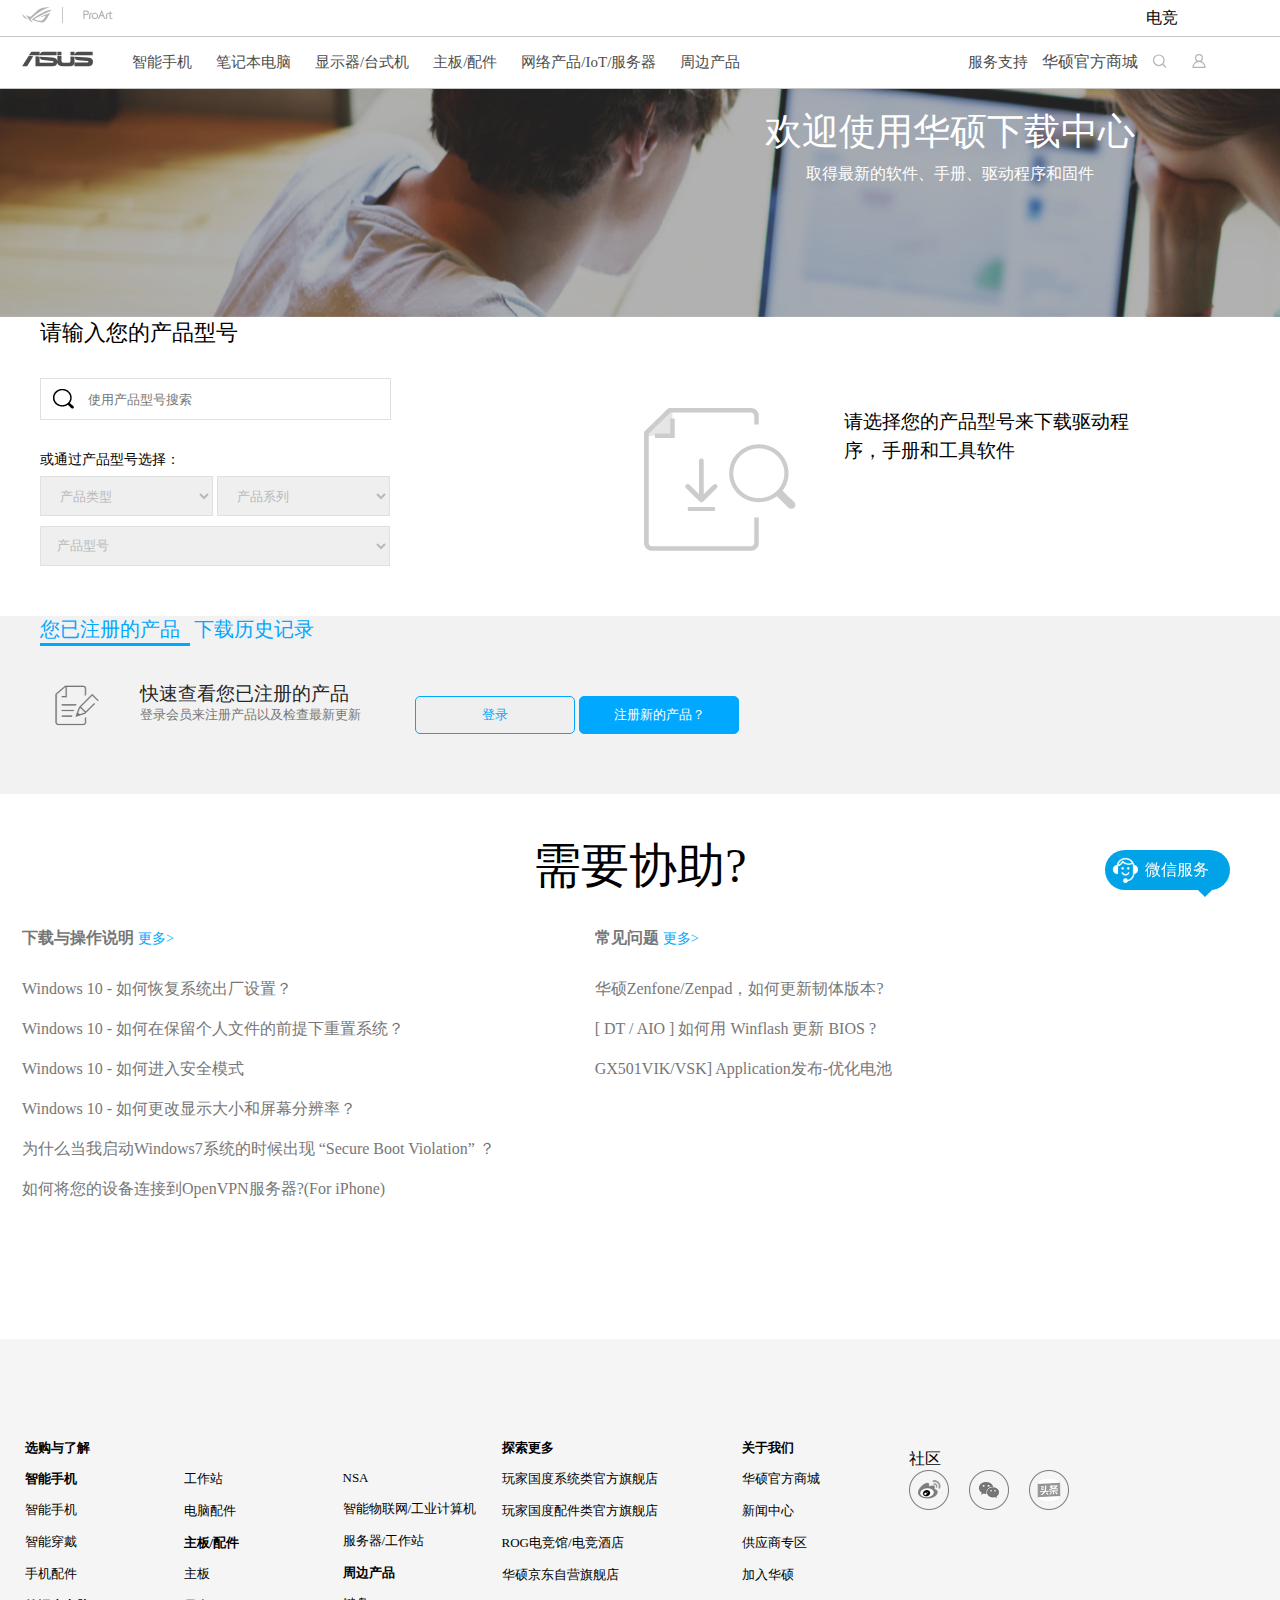
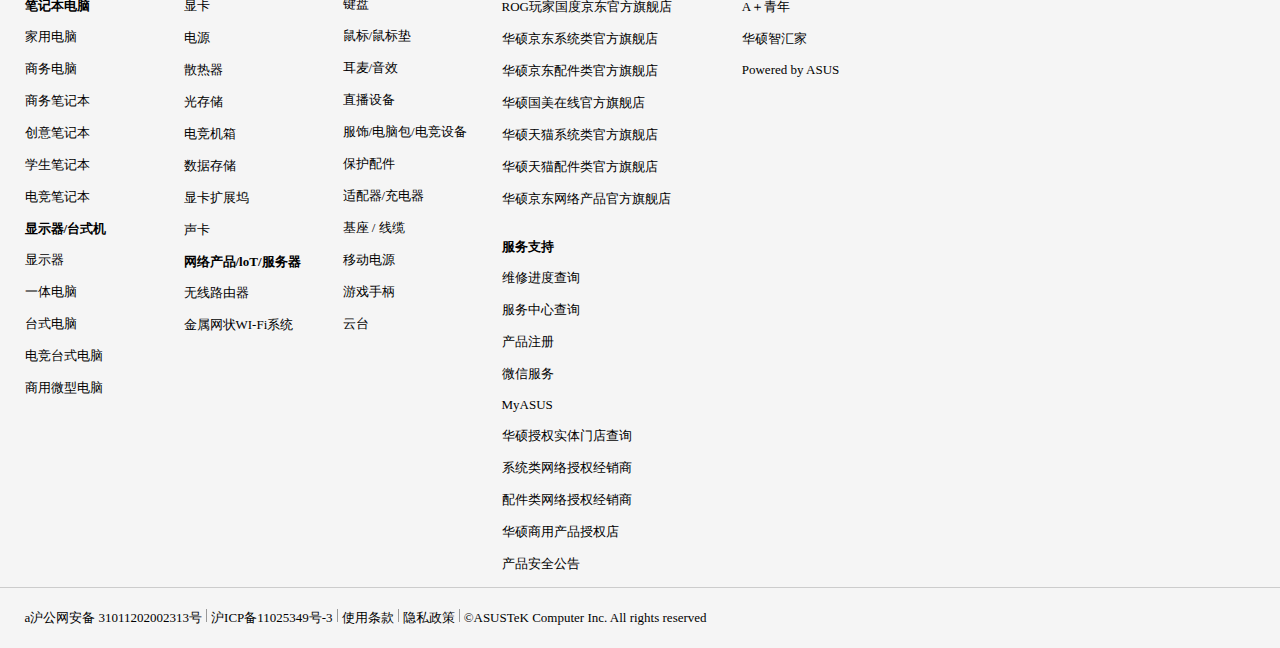
<file: Downlond-Center.html>
<!DOCTYPE html>
<html>
	<head>
		<meta charset="utf-8">
		<title>下载中心 | 官方支持 | ASUS 中国</title>
		<link rel="stylesheet" type="text/css" href="css/Download-Center.css" />
	</head>
	<body>
		<div class="herder">
			<div class="box">
				<div class="block">
					<div class="blockL">
						<div class="rog">
							<img src="img/ASUS_CN/rog-gray.svg" class="rog-gray">
							<img src="img/ASUS_CN/rog-gray_h.svg" class="rog-gray_h">
						</div>
						<div class="proArt">
							<img src="img/ASUS_CN/proArt-gray.svg" class="proArt-gray">
							<img src="img/ASUS_CN/proArt-gray_h.svg" class="proArt-gray_h">
						</div>
					</div>
					<div class="blockR">
						<span class="competing hoverText">电竞</span>
						<div class="competingContent">
							<a href="">ROG·玩家国度</a>
							<a href="">TUF GAMING 电竞特工</a>
						</div>
					</div>
				</div>
			</div>
			<div class="nav">
				<div class="navBox">
					<div class="navBox1">
						<a href="ASUS_CN.html" ><div class="logo">
							<img src="./img/ASUS_CN/logo-002.svg" class="logo_no">
							<img src="./img/ASUS_CN/logo-001.svg" class="logo_h">
						</div></a>
					</div>
					<div class="navBox2">
						<div class="navspan smartPhoneBlock">
							<span class="sp1">智能手机</span>
							<div class="smartPhone">
								<div class="smartPhoneBox">
									<div class="smartPhoneBox1">
										<div class="STPB1">
											智能手机
										</div>
										<div class="STPB2">
											智能穿戴
										</div>
										<div class="STPB3">
											手机配件
										</div>
									</div><div class="smartPhoneBox2">
										<div class="STPB1a">
											按品牌/系列
										</div>
										<div class="STPB2a">
											全系列
										</div>
										<div class="STPB3a">
											ROG手机
										</div>
									</div>
								</div>
							</div>
						</div>
						<div class="navspan  smartPhoneBlock">
							<span class="sp2">笔记本电脑</span>
							<div class="smartPhone">
								<div class="smartPhoneBox">
									<div class="smartPhoneBox1">
										<div class="STPB1">
											智能手机
										</div>
										<div class="STPB2">
											智能穿戴
										</div>
										<div class="STPB3">
											手机配件
										</div>
									</div><div class="smartPhoneBox2">
										<div class="STPB1a">
											按品牌/系列
										</div>
										<div class="STPB2a">
											全系列
										</div>
										<div class="STPB3a">
											ROG手机
										</div>
									</div>
								</div>
							</div>
						</div>
						<div class="navspan smartPhoneBlock">
							<span class="sp3">显示器/台式机</span>
							<div class="smartPhone">
								<div class="smartPhoneBox">
									<div class="smartPhoneBox1">
										<div class="STPB1">
											智能手机
										</div>
										<div class="STPB2">
											智能穿戴
										</div>
										<div class="STPB3">
											手机配件
										</div>
									</div><div class="smartPhoneBox2">
										<div class="STPB1a">
											按品牌/系列
										</div>
										<div class="STPB2a">
											全系列
										</div>
										<div class="STPB3a">
											ROG手机
										</div>
									</div>
								</div>
							</div>
						</div>
						<div class="navspan smartPhoneBlock">
							<span class="sp4">主板/配件</span>
							<div class="smartPhone">
								<div class="smartPhoneBox">
									<div class="smartPhoneBox1">
										<div class="STPB1">
											智能手机
										</div>
										<div class="STPB2">
											智能穿戴
										</div>
										<div class="STPB3">
											手机配件
										</div>
									</div><div class="smartPhoneBox2">
										<div class="STPB1a">
											按品牌/系列
										</div>
										<div class="STPB2a">
											全系列
										</div>
										<div class="STPB3a">
											ROG手机
										</div>
									</div>
								</div>
							</div>
						</div>
						<div class="navspan smartPhoneBlock">
							<span class="sp5">网络产品/IoT/服务器</span>
							<div class="smartPhone">
								<div class="smartPhoneBox">
									<div class="smartPhoneBox1">
										<div class="STPB1">
											智能手机
										</div>
										<div class="STPB2">
											智能穿戴
										</div>
										<div class="STPB3">
											手机配件
										</div>
									</div><div class="smartPhoneBox2">
										<div class="STPB1a">
											按品牌/系列
										</div>
										<div class="STPB2a">
											全系列
										</div>
										<div class="STPB3a">
											ROG手机
										</div>
									</div>
								</div>
							</div>
						</div>
						<div class="navspan smartPhoneBlock">
							<span class="sp6">周边产品</span>
							<div class="smartPhone">
								<div class="smartPhoneBox">
									<div class="smartPhoneBox1">
										<div class="STPB1">
											智能手机
										</div>
										<div class="STPB2">
											智能穿戴
										</div>
										<div class="STPB3">
											手机配件
										</div>
									</div><div class="smartPhoneBox2">
										<div class="STPB1a">
											按品牌/系列
										</div>
										<div class="STPB2a">
											全系列
										</div>
										<div class="STPB3a">
											ROG手机
										</div>
									</div>
								</div>
							</div>
						</div>
					</div>
					<div class="navBox3">
						<div class="navspan serve">
							<span class="sp7">服务支持</span>
							<div class="serveBox">
								<div class="serveAfter">
									<p>服务支持</p>
									<p>下载中心</p>
									<p>查询维修进度</p>
									<p>微信服务</p>
									<p>MyASUS</p>
								</div>
							</div>
						</div>
						<div class="index">
							<a href="index.html" >华硕官方商城</a>
						</div>
						<div class="search">
							<img src="img/ASUS_CN/herder/icon-search-gray40.svg" class="search_no">
							<img src="./img/ASUS_CN/herder/icon-24-search-black.svg" class="search_h">
						</div>
						<div class="user" tabindex="1">
							<img src="img/ASUS_CN/herder/icon-member-gray40.svg" class="user_no">
							<img src="img/ASUS_CN/icon-24-member-black.svg" class="user_h">
							<div class="userAfter">
								<div class="userAfterBlock"></div>
								<p>我的账号</p>
								<p>退出</p>
							</div>
						</div>
						<div class="user"> </div>
					</div>
				</div>
			</div>
		</div>
		<div class="centre">
			<div class="bnannd">
				<div class="bnanndBack">
					<p class="p1"><a href="">ASUS</a>><a href="">支持</a>><a href="">下载中心</a></p>
					<p class="p2">欢迎使用华硕下载中心</p>
					<p class="p3">取得最新的软件、手册、驱动程序和固件</p>
				</div>
			</div>
			<div class="content">
				<h2 class="titltTxt">请输入您的产品型号</h2>
				<div class="contentBox1">
					<div class="search1"><input type="text" placeholder="使用产品型号搜索"></div>
					<h3>或通过产品型号选择：</h3>
					<div class="selectBox">
						<select class="select1">
							<option>产品类型</option>
						</select>
						<select class="select2">
							<option>产品系列</option>
						</select>
						<select class="select3">
							<option>产品型号</option>
						</select>
					</div>
				</div>
				<div class="contentBox2">
					<span>请选择您的产品型号来下载驱动程序，手册和工具软件</span>
				</div>
			</div>
			<div class="content2">
				<div class="contentBox3">
					<div>
						<h2 class="titlt1">您已注册的产品</h2>
						<h2 class="titlt2">下载历史记录</h2>
					</div>
					<div class="block">
						<p class="p1">快速查看您已注册的产品</p>
						<p class="p2">登录会员来注册产品以及检查最新更新</p>
					</div>
					<div class="block1">
						<input type="button" value="登录" class="botton1" />
						<input type="button" value="注册新的产品？" class="botton2" />
					</div>
				</div>
			</div>
			<div class="content3">
				<h1>需要协助?</h1>
				<div class="content3box">
					<div class="text">
						<h2>下载与操作说明 <a href="#" class="more1" style="color: #00A8FF;">更多></a></h2>
						<p><a href="#">Windows 10 - 如何恢复系统出厂设置？</a></p>
						<p><a href="#">Windows 10 - 如何在保留个人文件的前提下重置系统？</a></p>
						<p><a href="#">Windows 10 - 如何进入安全模式</a></p>
						<p><a href="#">Windows 10 - 如何更改显示大小和屏幕分辨率？</a></p>
						<p><a href="#">为什么当我启动Windows7系统的时候出现 “Secure Boot Violation” ？</a></p>
						<p><a href="#">如何将您的设备连接到OpenVPN服务器?(For iPhone)</a></p>
					</div>
					<div class="text1">
						<h2>常见问题 <a href="#" class="more1" style="color: #00A8FF;"> 更多></a></h2>
						<p><a href="#">华硕Zenfone/Zenpad，如何更新韧体版本?</a></p>
						<p><a href="#">[ DT / AIO ] 如何用 Winflash 更新 BIOS ?</a></p>
						<p><a href="#">GX501VIK/VSK] Application发布-优化电池</a></p>
					</div>
				</div>
			</div>
		</div>
		<div class="bottom">
			<div class="bottomBox">
				<div class="serve">
					<div class="serveBlock">
						<h2>选购与了解</h2>
						<h2>智能手机</h2>
						<a href="">智能手机</a>
						<a href="">智能穿戴</a>
						<a href="">手机配件</a>
						<h2>笔记本电脑</h2>
						<a href="">家用电脑</a>
						<a href="">商务电脑</a>
						<a href="">商务笔记本</a>
						<a href="">创意笔记本</a>
						<a href="">学生笔记本</a>
						<a href="">电竞笔记本</a>
						<h2>显示器/台式机</h2>
						<a href="">显示器</a>
						<a href="">一体电脑</a>
						<a href="">台式电脑</a>
						<a href="">电竞台式电脑</a>
						<a href="">商用微型电脑</a>
					</div>
					<div class="serveBlock1">
						<a href="">工作站</a>
						<a href="">电脑配件</a>
						<h2>主板/配件</h2>
						<a href="">主板</a>
						<a href="">显卡</a>
						<a href="">电源</a>
						<a href="">散热器</a>
						<a href="">光存储</a>
						<a href="">电竞机箱</a>
						<a href="">数据存储</a>
						<a href="">显卡扩展坞</a>
						<a href="">声卡</a>
						<h2>网络产品/loT/服务器</h2>
						<a href="">无线路由器</a>
						<a href="">金属网状WI-Fi系统</a>
					</div>
					<div class="serveBlock2">
						<a href="">NSA</a>
						<a href="">智能物联网/工业计算机</a>
						<a href="">服务器/工作站</a>
						<h2>周边产品</h2>
						<a href="">键盘</a>
						<a href="">鼠标/鼠标垫</a>
						<a href="">耳麦/音效</a>
						<a href="">直播设备</a>
						<a href="">服饰/电脑包/电竞设备</a>
						<a href="">保护配件</a>
						<a href="">适配器/充电器</a>
						<a href="">基座 / 线缆</a>
						<a href="">移动电源</a>
						<a href="">游戏手柄</a>
						<a href="">云台</a>
					</div>
					<div class="serveBlock3">
						<h2>探索更多</h2>
						<a href="">玩家国度系统类官方旗舰店</a>
						<a href="">玩家国度配件类官方旗舰店</a>
						<a href="">ROG电竞馆/电竞酒店</a>
						<a href="">华硕京东自营旗舰店</a>
						<a href="">ROG玩家国度京东官方旗舰店</a>
						<a href="">华硕京东系统类官方旗舰店</a>
						<a href="">华硕京东配件类官方旗舰店</a>
						<a href="">华硕国美在线官方旗舰店</a>
						<a href="">华硕天猫系统类官方旗舰店</a>
						<a href="">华硕天猫配件类官方旗舰店</a>
						<a href="">华硕京东网络产品官方旗舰店</a>
						<div class="serveBlock3A">
							<h2>服务支持</h2>
							<a href="">维修进度查询</a>
							<a href="">服务中心查询</a>
							<a href="">产品注册</a>
							<a href="">微信服务</a>
							<a href="">MyASUS</a>
							<a href="">华硕授权实体门店查询</a>
							<a href="">系统类网络授权经销商</a>
							<a href="">配件类网络授权经销商</a>
							<a href="">华硕商用产品授权店</a>
							<a href="">产品安全公告</a>
						</div>
					</div>
					<div class="serveBlock4">
						<h2>关于我们</h2>
						<a href="">华硕官方商城</a>
						<a href="">新闻中心</a>
						<a href="">供应商专区</a>
						<a href="">加入华硕</a>
						<a href="">A＋青年</a>
						<a href="">华硕智汇家</a>
						<a href="">Powered by ASUS</a>
					</div>
					<div class="community">
						<p>社区</p>
						<a href="#"><img src="img/ASUS_CN/bottm/20201027055222.png"></a>
						<a href="#"><img src="img/ASUS_CN/bottm/20201027055004.png"></a>
						<a href="#"><img src="img/ASUS_CN/bottm/20201027051942.png"></a>
					</div>
					<div class="clear">

					</div>
				</div>
				<div class="clear"></div>
			</div>
			<div class="bottom1">
				<a>a沪公网安备 31011202002313号</a>
				<span></span>
				<a>沪ICP备11025349号-3</a>
				<span></span>
				<a>使用条款</a>
				<span></span>
				<a>隐私政策</a>
				<span></span>
				<a>©ASUSTeK Computer Inc. All rights reserved</a>
			</div>
		</div>
		<div class="fixed">
			微信服务
			<div class="jiao">
				
			</div>
		</div>
	</body>
</html>
</file>
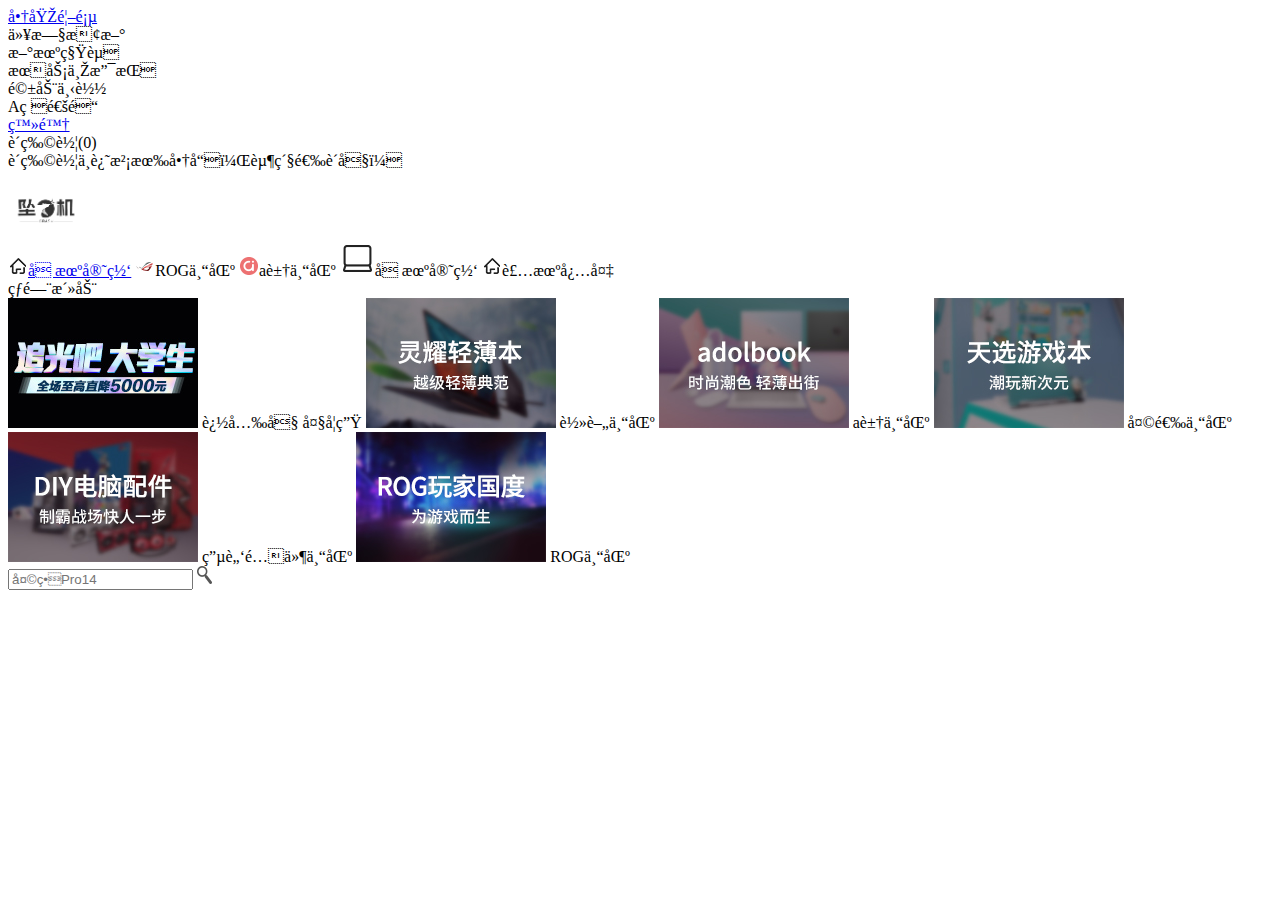
<file: head.html>
<!-- <!DOCTYPE html>
<html>
	<head>
		<meta charset="utf-8">
		<title></title>
		<link rel="stylesheet" type="text/css" href="css/head.css" />
	</head>
	<body> -->
		<div class="head">
			<div class="heads">
				<div class="headerInfo">
					<div class="headsL">
						<a href="index.html" class="headerA">商城首页</a>
						<div class="line"></div><a class="headerA">以旧换新</a>
						<div class="line"></div><a class="headerA">新机租赁</a>
						<div class="line"></div><a class="headerA">服务与支持</a>
						<div class="line"></div><a class="headerA">驱动下载</a>
						<div class="line"></div><a class="headerA">A码通道</a>
					</div>
					<div class="headsR">
						<!-- <a href="login.html" class="headerA">登陆</a><span> -->
						<span id="inlogin"><a class="headerA" href="login.html">登陆</a></span>
						<!-- <div class="line"></div><a href="news.html" class="headerA">消息</a> -->
						<!-- <div class="line"></div><a class="headerA" href="user_info.html?page=0">我的订单</a> -->
						<!-- <div class="mobilePhoneBox"><a class="mobilePhone">手机版</a>
							<div class="mobilePhoneContent">
								<div class="mobilePhoneContentBox">
									<div class="twoweima">
										<img src="img/index/14404710299100.png">
									</div>
									<div class="mobilePhoneTextBox">
										<p class="mobilePhoneText1">华硕商城APP</p>
										<p class="mobilePhoneText2">新人专享礼包</p>
									</div>
									<div class="sy">
										<img src="img/index/14405454569854.png">
										<img src="img/index/14405897101504.png">
										<img src="img/index/14410448504810.png">
									</div>
								</div>
								<div class="mobilePhoneContentBox boxline">
									<div class="twoweima">
										<img src="img/index/14425198521005.png">
									</div>
									<div class="mobilePhoneTextBox">
										<p class="mobilePhoneText1">华硕商城公众号</p>
										<p class="mobilePhoneText2">微信扫一扫</p>
									</div>
									<div class="sy">
										<img src="img/index/14410448504810.png">
									</div>
								</div>
								<div class="mobilePhoneContentBox">
									<div class="twoweima">
										<img src="img/index/14404710299100.png">
									</div>
									<div class="mobilePhoneTextBox">
										<p class="mobilePhoneText1">微信小程序</p>
										<p class="mobilePhoneText2">微信扫一扫</p>
									</div>
									<div class="sy">
										<img src="img/index/14410448504810.png">
									</div>
								</div>

							</div>
						</div> -->
						<div class="cartBox"><a class="cart">购物车(0)</a>
							<div class="cartCenter">
								购物车中还没有商品，赶紧选购吧！
							</div>
							<!-- <div class="cartCenter1">
								<div id="cat_Box">
									<div id="cat_con"">
										<img src="img-nz/img/1-1.jpg" id="cat_img" >
										<div id="cat_data" >
											<p id="cat_name">dfgd</p>
											<span id="cat_money">￥555</span>
											<span id="cat_number">X1</span>
										</div>
									</div>
								</div>
								<div id="fff"><a id="jiage" style="color: red;">￥455456</a>
								<input type="button" name="" id="gomai" value="全部购买" />
								</div>
							</div> -->
						</div>
					</div>
				</div>
			</div>
			<div class="headsBottom">
				<div class="headerBottomBox">
					<a href="index.html"><img src="img/logo.png" class="logo" style="width: 80px;"></a>
					<div class="headsBottomLink">
						<a href="ASUS_CN.html" class="headerA headerB"><img src="img/13493410198979.png"
								class="headerAimg"><span class="herderText">坠机官网</span></a>
						<a class="headerA headerC"><img src="img/14260499101565.png" class="headerAimg"><span
								class="herderText">ROG专区</span></a>
						<a class="headerA headerD"><img src="img/14261252535149.png" class="headerAimg"><span
								class="herderText">a豆专区</span></a>
						<a class="headerA headerE"><img src="img/13501252505256.png" class="headerAimg4"><span
								class="herderText">坠机官网</span></a>
						<a class="headerA headerF"><img src="img/13493410198979.png" class="headerAimg"><span
								class="herderText">装机必备</span></a>

						<div class="headerA hotEvents_h"><span class="herderText">热门活动</span>
							<div class="hotEvents">
								<div class="hotEventsBox">
									<a class="a1"><img src="img/index/19543357501021.jpg">
										<span>追光吧 大学生</span></a>
									<a class="a2"><img src="img/index/13432157531024.jpg">
										<span>轻薄专区</span></a>
									<a class="a3"><img src="img/index/13440957545797.jpg">
										<span>a豆专区</span></a>
									<a class="a4"><img src="img/index/13424856529998.jpg">
										<span>天选专区</span></a>
									<a class="a5"><img src="img/index/13434099525356.jpg">
										<span>电脑配件专区</span></a>
									<a class="a6"><img src="img/index/13443248102495.jpg">
										<span>ROG专区</span></a>
								</div>
							</div>
						</div>
					</div>
					<div class="search">
						<input type=" text" name="searchinput" class="" placeholder="天畏Pro14" />
						<a><img src="img/search.png" href="#"></a>
					</div>
				</div>
			</div>
		</div>
<!-- 	</body>
</html> -->
<script src="js/head.js" type="text/javascript" charset="utf-8"></script>
</file>
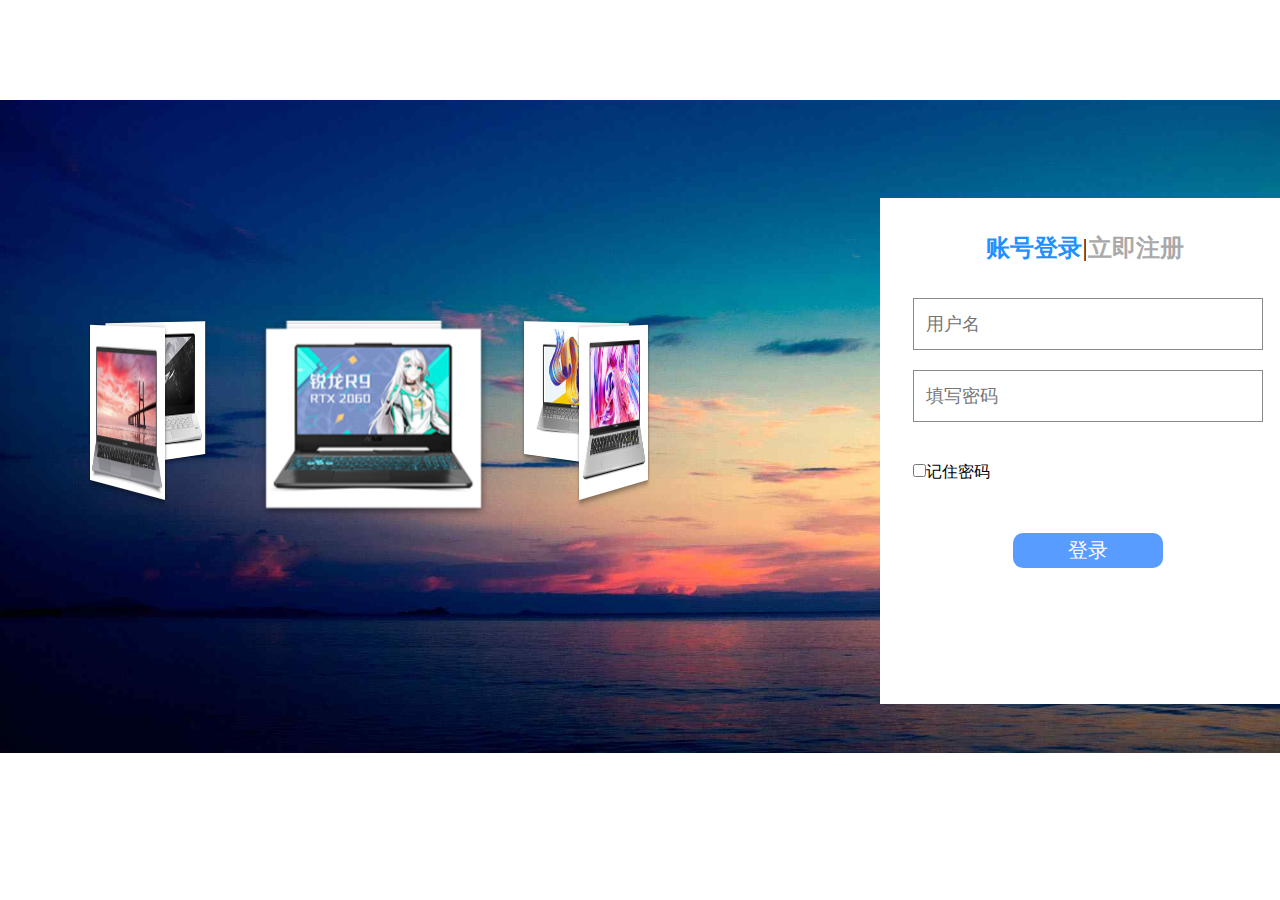
<file: login.html>
<!DOCTYPE html>
<html>
	<head>
		<meta charset="utf-8">
		<title>登录/注册</title>
		<link rel="shortcut icon" href="img/favicon.ico">
		<link rel="icon" href="img/favicon.ico">
		<link rel="stylesheet" type="text/css" href="css/login.css" />
		<link rel="stylesheet" type="text/css" href="css/style.css" />
	</head>
	<body>
		<div class="head">

		</div>
		<div class="la">
			<div class="lz">
				<div class="container">
					<div class="demo-perspective-photo">
						<div id="stage">
							<div id="container">
								<!-- 此处可上传自己的图片 -->
								<!--        <img src="../static/images/1.png" class='piece' style="-webkit-transform: rotateY(0deg) translateZ(196px);">
		      <img src="../static/images/2.png" class='piece' style="-webkit-transform: rotateY(60deg) translateZ(196px);">
		      <img src="../static/images/3.png" class='piece' style="-webkit-transform: rotateY(120deg) translateZ(196px);">
		      <img src="../static/images/1.png" class='piece' style="-webkit-transform: rotateY(180deg) translateZ(196px);">
		      <img src="../static/images/2.png" class='piece' style="-webkit-transform: rotateY(240deg) translateZ(196px);">
		      <img src="../static/images/4.png" class='piece' style="-webkit-transform: rotateY(300deg) translateZ(196px);">
		      -->
								<!-- 此处使用div代替 -->
								<div class='example' style="background-image: url(img-nz/img/1-1.jpg);background-size: 100%;"></div>
								<div class='example' style="background-image: url(img-nz/img/1-2.jpg);background-size: 100%;"></div>
								<div class='example' style="background-image: url(img-nz/img/1-3.jpg);background-size: 100%;"></div>
								<div class='example' style="background-image: url(img-nz/img/1-4.jpg);background-size: 100%;"></div>
								<div class='example' style="background-image: url(img-nz/img/1-5.jpg);background-size: 100%;"></div>
								<div class='example' style="background-image: url(img/index/commodityImg/1F/14510899971011.jpg);background-size: 100%;"></div>
								<div class='example' style="background: url(img/logo.png) no-repeat;background-size: 100% ;background-position: 0px -15px; "></div>

							</div>
						</div>
					</div>
				</div>
				<div class="login">
					<p><span class="loginHead" id="loginClick">账号登录</span><span id="line">|</span><span
							class="loginHead" id="registerClick">立即注册</span></p>
					<div id="loginBox1">
						<div id="loginBox">
							<form class="loginF">
								<p><input type="text" class="username inputU" value="" placeholder="用户名" /></p>
								<span class="error errorU" style="top: 50px;left: 40px;">
									<div> </div>用户名格式不正确
								</span>
								<p><input type="password" class="password input" value="" placeholder="填写密码" /></p>
								<span class="error errorP" style="top: 120px;left: 40px;">
									<div> </div>密码格式不正确
								</span>
								<p class="checkboxp"><input type="checkbox" name="" class="checkboxI" value="" />记住密码 </p>
								<input type="button" id="button" class="loginBtn" name="" value="登录" />
							</form>
							<form class="register">
								<p><input type="text" class="username inputU" value="" placeholder="用户名/手机号" /></p>
								<span class="error errorU" style="top: 50px;left: 450px;">
									<div> </div>用户名格式不正确
								</span>
								<p><input type="password" class="password input" value="" placeholder="填写密码" /></p>
								<span class="error errorP" style="top: 120px;left: 450px;">
									<div> </div>用户名格式不正确
								</span>
								<p><input type="password" class="password input" value="" placeholder="再次输入密码" /></p>
								<span class="error errorP" style="top: 195px;left: 450px;">
									<div> </div>用户名格式不正确
								</span>
								<p><input type="file" name="" id="" value="头像" class="headImg" /></p>
								<input type="button" id="registerBtn" name="" value="注册" />
							</form>
						</div>
					</div>
				</div>
			</div>
		</div>
		<script src="js/login.js" type="text/javascript" charset="utf-8"></script>
	</body>

</html>
</file>
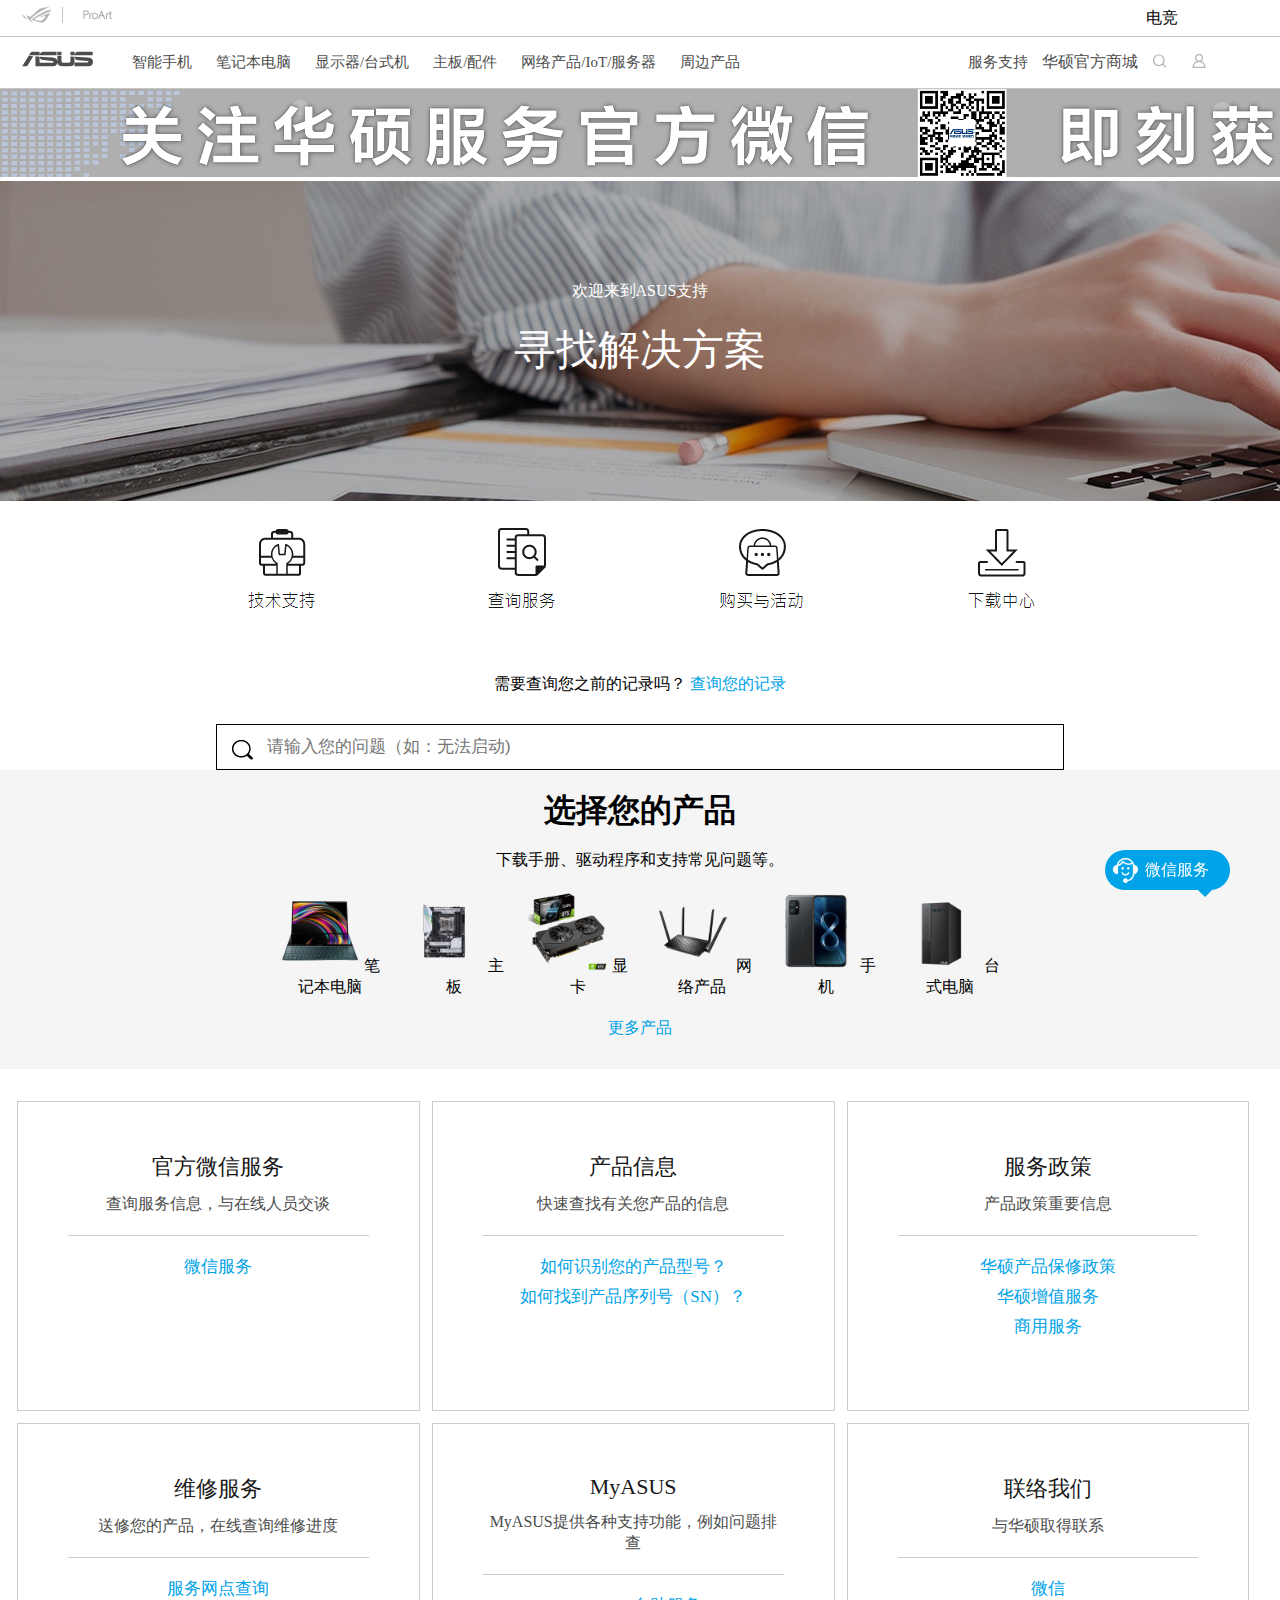
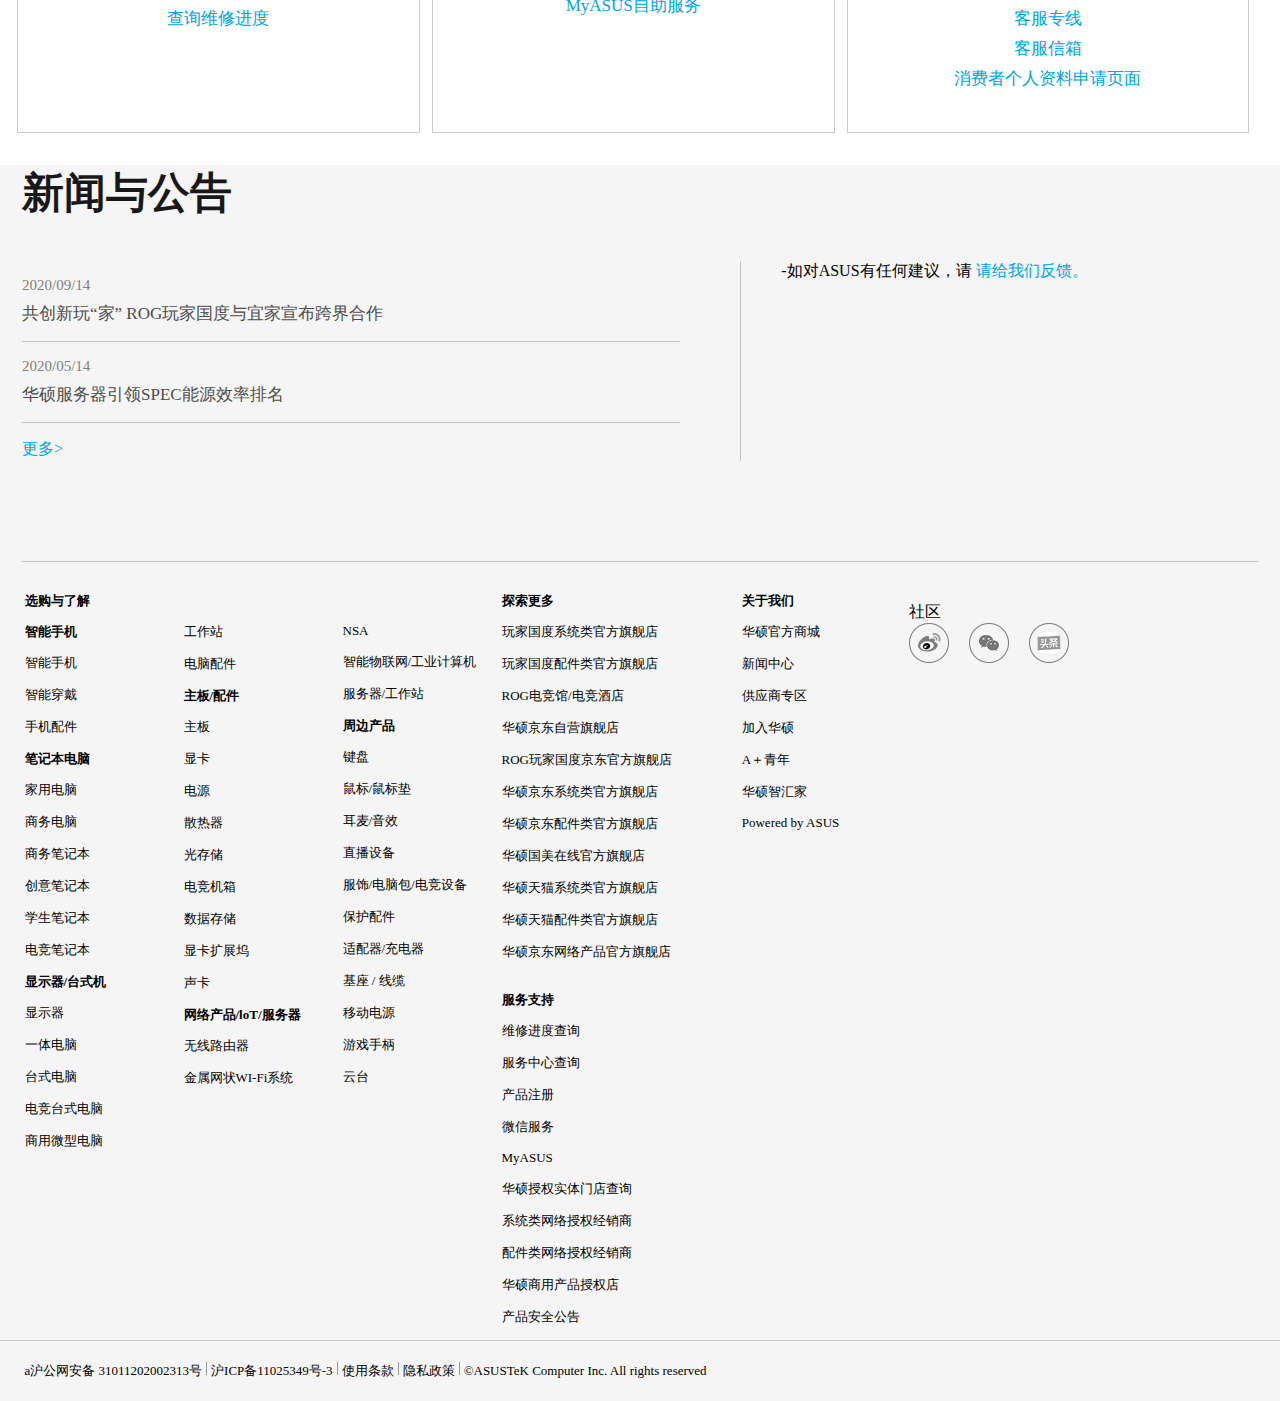
<file: serve.html>
<!DOCTYPE html>
<html>
	<head>
		<meta charset="utf-8">
		<title>官方支持 | ASUS 中国</title>
		<link rel="stylesheet" type="text/css" href="css/serve.css" />
	</head>
	<body>
		<div class="herder">
			<div class="box">
				<div class="block">
					<div class="blockL">
						<div class="rog">
							<img src="img/ASUS_CN/rog-gray.svg" class="rog-gray">
							<img src="img/ASUS_CN/rog-gray_h.svg" class="rog-gray_h">
						</div>
						<div class="proArt">
							<img src="img/ASUS_CN/proArt-gray.svg" class="proArt-gray">
							<img src="img/ASUS_CN/proArt-gray_h.svg" class="proArt-gray_h">
						</div>
					</div>
					<div class="blockR">
						<span class="competing hoverText">电竞</span>
						<div class="competingContent">
							<a href="">ROG·玩家国度</a>
							<a href="">TUF GAMING 电竞特工</a>
						</div>
					</div>
				</div>
			</div>
			<div class="nav">
				<div class="navBox">
					<div class="navBox1">
						<div class="logo">
							<img src="./img/ASUS_CN/logo-002.svg" class="logo_no">
							<img src="./img/ASUS_CN/logo-001.svg" class="logo_h">
						</div>
					</div>
					<div class="navBox2">
						<div class="navspan smartPhoneBlock">
							<span class="sp1">智能手机</span>
							<div class="smartPhone">
								<div class="smartPhoneBox">
									<div class="smartPhoneBox1">
										<div class="STPB1">
											智能手机
										</div>
										<div class="STPB2">
											智能穿戴
										</div>
										<div class="STPB3">
											手机配件
										</div>
									</div>
									<div class="smartPhoneBox2">
										<div class="STPB1a">
											按品牌/系列
										</div>
										<div class="STPB2a">
											全系列
										</div>
										<div class="STPB3a">
											ROG手机
										</div>
									</div>
								</div>
							</div>
						</div>
						<div class="navspan  smartPhoneBlock">
							<span class="sp2">笔记本电脑</span>
							<div class="smartPhone">
								<div class="smartPhoneBox">
									<div class="smartPhoneBox1">
										<div class="STPB1">
											智能手机
										</div>
										<div class="STPB2">
											智能穿戴
										</div>
										<div class="STPB3">
											手机配件
										</div>
									</div>
									<div class="smartPhoneBox2">
										<div class="STPB1a">
											按品牌/系列
										</div>
										<div class="STPB2a">
											全系列
										</div>
										<div class="STPB3a">
											ROG手机
										</div>
									</div>
								</div>
							</div>
						</div>
						<div class="navspan smartPhoneBlock">
							<span class="sp3">显示器/台式机</span>
							<div class="smartPhone">
								<div class="smartPhoneBox">
									<div class="smartPhoneBox1">
										<div class="STPB1">
											智能手机
										</div>
										<div class="STPB2">
											智能穿戴
										</div>
										<div class="STPB3">
											手机配件
										</div>
									</div>
									<div class="smartPhoneBox2">
										<div class="STPB1a">
											按品牌/系列
										</div>
										<div class="STPB2a">
											全系列
										</div>
										<div class="STPB3a">
											ROG手机
										</div>
									</div>
								</div>
							</div>
						</div>
						<div class="navspan smartPhoneBlock">
							<span class="sp4">主板/配件</span>
							<div class="smartPhone">
								<div class="smartPhoneBox">
									<div class="smartPhoneBox1">
										<div class="STPB1">
											智能手机
										</div>
										<div class="STPB2">
											智能穿戴
										</div>
										<div class="STPB3">
											手机配件
										</div>
									</div>
									<div class="smartPhoneBox2">
										<div class="STPB1a">
											按品牌/系列
										</div>
										<div class="STPB2a">
											全系列
										</div>
										<div class="STPB3a">
											ROG手机
										</div>
									</div>
								</div>
							</div>
						</div>
						<div class="navspan smartPhoneBlock">
							<span class="sp5">网络产品/IoT/服务器</span>
							<div class="smartPhone">
								<div class="smartPhoneBox">
									<div class="smartPhoneBox1">
										<div class="STPB1">
											智能手机
										</div>
										<div class="STPB2">
											智能穿戴
										</div>
										<div class="STPB3">
											手机配件
										</div>
									</div>
									<div class="smartPhoneBox2">
										<div class="STPB1a">
											按品牌/系列
										</div>
										<div class="STPB2a">
											全系列
										</div>
										<div class="STPB3a">
											ROG手机
										</div>
									</div>
								</div>
							</div>
						</div>
						<div class="navspan smartPhoneBlock">
							<span class="sp6">周边产品</span>
							<div class="smartPhone">
								<div class="smartPhoneBox">
									<div class="smartPhoneBox1">
										<div class="STPB1">
											智能手机
										</div>
										<div class="STPB2">
											智能穿戴
										</div>
										<div class="STPB3">
											手机配件
										</div>
									</div>
									<div class="smartPhoneBox2">
										<div class="STPB1a">
											按品牌/系列
										</div>
										<div class="STPB2a">
											全系列
										</div>
										<div class="STPB3a">
											ROG手机
										</div>
									</div>
								</div>
							</div>
						</div>
					</div>
					<div class="navBox3">
						<div class="navspan serve">
							<span class="sp7">服务支持</span>
							<div class="serveBox">
								<div class="serveAfter">
									<p>服务支持</p>
									<p>下载中心</p>
									<p>查询维修进度</p>
									<p>微信服务</p>
									<p>MyASUS</p>
								</div>
							</div>
						</div>
						<div class="index">
							<a href="index.html" >华硕官方商城</a>
						</div>
						<div class="search">
							<img src="img/ASUS_CN/herder/icon-search-gray40.svg" class="search_no">
							<img src="./img/ASUS_CN/herder/icon-24-search-black.svg" class="search_h">
						</div>
						<div class="user" tabindex="1">
							<img src="img/ASUS_CN/herder/icon-member-gray40.svg" class="user_no">
							<img src="img/ASUS_CN/icon-24-member-black.svg" class="user_h">
							<div class="userAfter">
								<div class="userAfterBlock"></div>
								<p>我的账号</p>
								<p>退出</p>
							</div>
						</div>
						<div class="user"> </div>
					</div>
				</div>
			</div>
		</div>
		<div class="center">
			<div class="centerbox">
				<div class="Bannad">
					<img src="img/serve/20210623112457368_0623%20二版.png">
				</div></div><div class="bnanndBack">
				<p class="bnanndText1">欢迎来到ASUS支持</p>
				<p class="bnanndText2">寻找解决方案</p>
			</div>
			<div class="SS"><img src="img/serve/捕获.PNG">
				<div class="centerBox2">
					<p><span>需要查询您之前的记录吗？ </span><a>查询您的记录</a></p>
					<div class="BS">
						<input type="text" name="" id="" value="" placeholder="请输入您的问题（如：无法启动)" />
					</div>
				</div>
				<div class="center2">
					<h1>选择您的产品</h1>
					<p>下载手册、驱动程序和支持常见问题等。</p>
					<div class="center2Box1">
						<img src="img/serve/155.png">
						<span>笔记本电脑</span>
					</div>
					<div class="center2Box1">
						<img src="img/serve/1156.png">
						<span>主板</span>
					</div>
					<div class="center2Box1">
						<img src="img/serve/1233.png">
						<span>显卡</span>
					</div>
					<div class="center2Box1">
						<img src="img/serve/1849.png">
						<span>网络产品</span>
					</div>
					<div class="center2Box1">
						<img src="img/serve/1.png">
						<span>手机</span>
					</div>
					<div class="center2Box1">
						<img src="img/serve/1464.png">
						<span>台式电脑</span>
					</div>
					<p><span style="color: #00A3E7;cursor: pointer;">更多产品</span></p>
				</div>
			</div><div class="center3 ">
				<div class="center3Box center3BoxUR">
					<div class="center3Box1">
						<h2>官方微信服务</h2>
						<p>查询服务信息，与在线人员交谈</p>
					</div>
					<div class="center3Box2">
						<p>微信服务</p>
					</div>
				</div><div class="center3Box center3BoxUR">
					<div class="center3Box1">
						<h2>产品信息</h2>
						<p>快速查找有关您产品的信息</p>
					</div>
					<div class="center3Box2">
						<p>如何识别您的产品型号？</p>
						<p>如何找到产品序列号（SN）？</p>
					</div>
				</div><div class="center3Box center3BoxV">
					<div class="center3Box1">
						<h2>服务政策</h2>
						<p>产品政策重要信息</p>
					</div>
					<div class="center3Box2">
						<p>华硕产品保修政策</p>
						<p>华硕增值服务</p>
						<p>商用服务</p>
					</div>
				</div><div class="center3Box center3BoxUR">
					<div class="center3Box1">
						<h2>维修服务</h2>
						<p>送修您的产品，在线查询维修进度</p>
					</div>
					<div class="center3Box2">
						<p>服务网点查询</p>
						<p>查询维修进度</p>
					</div>
				</div><div class="center3Box center3BoxUR">
					<div class="center3Box1">
						<h2>MyASUS</h2>
						<p>MyASUS提供各种支持功能，例如问题排查</p>
					</div>
					<div class="center3Box2">
						<p>MyASUS自助服务</p>
					</div>
				</div><div class="center3Box center3BoxV">
					<div class="center3Box1">
						<h2>联络我们</h2>
						<p>与华硕取得联系</p>
					</div>
					<div class="center3Box2">
						<p>微信</p>
						<p>客服专线</p>
						<p>客服信箱</p>
						<p>消费者个人资料申请页面</p>
					</div>
				</div>
			</div>
			<div class="center4">
				<div class="titleH1">
					<h1>新闻与公告</h1>
				</div>
				
				<div class="center4Box">
					
					<div class="center4BoxL">
					<div class="center4Box1">
						<p class="time">2020/09/14</p>
						<p class="contentText">共创新玩“家” ROG玩家国度与宜家宣布跨界合作</p>
					</div>
					<div class="center4Box1">
						<p class="time">2020/05/14</p>
						<p class="contentText">华硕服务器引领SPEC能源效率排名</p>
					</div>
					<div class="center4Box2">
						<a>更多></a>
					</div>
					</div>
					<div class="center4BoxR">
						<span>-如对ASUS有任何建议，请 <a>请给我们反馈。</a></span>
						
					</div>
				</div>
			</div>
		</div>
		
		<div class="bottom_"><div class="bottom">
			<div class="bottomBox">
				<div class="serve">
					<div class="serveBlock">
						<h2>选购与了解</h2>
						<h2>智能手机</h2>
						<a href="">智能手机</a>
						<a href="">智能穿戴</a>
						<a href="">手机配件</a>
						<h2>笔记本电脑</h2>
						<a href="">家用电脑</a>
						<a href="">商务电脑</a>
						<a href="">商务笔记本</a>
						<a href="">创意笔记本</a>
						<a href="">学生笔记本</a>
						<a href="">电竞笔记本</a>
						<h2>显示器/台式机</h2>
						<a href="">显示器</a>
						<a href="">一体电脑</a>
						<a href="">台式电脑</a>
						<a href="">电竞台式电脑</a>
						<a href="">商用微型电脑</a>
					</div>
					<div class="serveBlock1">
						<a href="">工作站</a>
						<a href="">电脑配件</a>
						<h2>主板/配件</h2>
						<a href="">主板</a>
						<a href="">显卡</a>
						<a href="">电源</a>
						<a href="">散热器</a>
						<a href="">光存储</a>
						<a href="">电竞机箱</a>
						<a href="">数据存储</a>
						<a href="">显卡扩展坞</a>
						<a href="">声卡</a>
						<h2>网络产品/loT/服务器</h2>
						<a href="">无线路由器</a>
						<a href="">金属网状WI-Fi系统</a>
					</div>
					<div class="serveBlock2">
						<a href="">NSA</a>
						<a href="">智能物联网/工业计算机</a>
						<a href="">服务器/工作站</a>
						<h2>周边产品</h2>
						<a href="">键盘</a>
						<a href="">鼠标/鼠标垫</a>
						<a href="">耳麦/音效</a>
						<a href="">直播设备</a>
						<a href="">服饰/电脑包/电竞设备</a>
						<a href="">保护配件</a>
						<a href="">适配器/充电器</a>
						<a href="">基座 / 线缆</a>
						<a href="">移动电源</a>
						<a href="">游戏手柄</a>
						<a href="">云台</a>
					</div>
					<div class="serveBlock3">
						<h2>探索更多</h2>
						<a href="">玩家国度系统类官方旗舰店</a>
						<a href="">玩家国度配件类官方旗舰店</a>
						<a href="">ROG电竞馆/电竞酒店</a>
						<a href="">华硕京东自营旗舰店</a>
						<a href="">ROG玩家国度京东官方旗舰店</a>
						<a href="">华硕京东系统类官方旗舰店</a>
						<a href="">华硕京东配件类官方旗舰店</a>
						<a href="">华硕国美在线官方旗舰店</a>
						<a href="">华硕天猫系统类官方旗舰店</a>
						<a href="">华硕天猫配件类官方旗舰店</a>
						<a href="">华硕京东网络产品官方旗舰店</a>
						<div class="serveBlock3A">
							<h2>服务支持</h2>
							<a href="">维修进度查询</a>
							<a href="">服务中心查询</a>
							<a href="">产品注册</a>
							<a href="">微信服务</a>
							<a href="">MyASUS</a>
							<a href="">华硕授权实体门店查询</a>
							<a href="">系统类网络授权经销商</a>
							<a href="">配件类网络授权经销商</a>
							<a href="">华硕商用产品授权店</a>
							<a href="">产品安全公告</a>
						</div>
					</div>
					<div class="serveBlock4">
						<h2>关于我们</h2>
						<a href="">华硕官方商城</a>
						<a href="">新闻中心</a>
						<a href="">供应商专区</a>
						<a href="">加入华硕</a>
						<a href="">A＋青年</a>
						<a href="">华硕智汇家</a>
						<a href="">Powered by ASUS</a>
					</div>
					<div class="community">
						<p>社区</p>
						<a href="#"><img src="img/ASUS_CN/bottm/20201027055222.png"></a>
						<a href="#"><img src="img/ASUS_CN/bottm/20201027055004.png"></a>
						<a href="#"><img src="img/ASUS_CN/bottm/20201027051942.png"></a>
					</div>
					<div class="clear">

					</div>
				</div>
				<div class="clear"></div>
			</div>
			<div class="bottom1">
				<a>a沪公网安备 31011202002313号</a>
				<span></span>
				<a>沪ICP备11025349号-3</a>
				<span></span>
				<a>使用条款</a>
				<span></span>
				<a>隐私政策</a>
				<span></span>
				<a>©ASUSTeK Computer Inc. All rights reserved</a>
			</div>
		</div></div>
		<div class="fixed">
			微信服务
			<div class="jiao">

			</div>
		</div>
	</body>
</html>
</file>
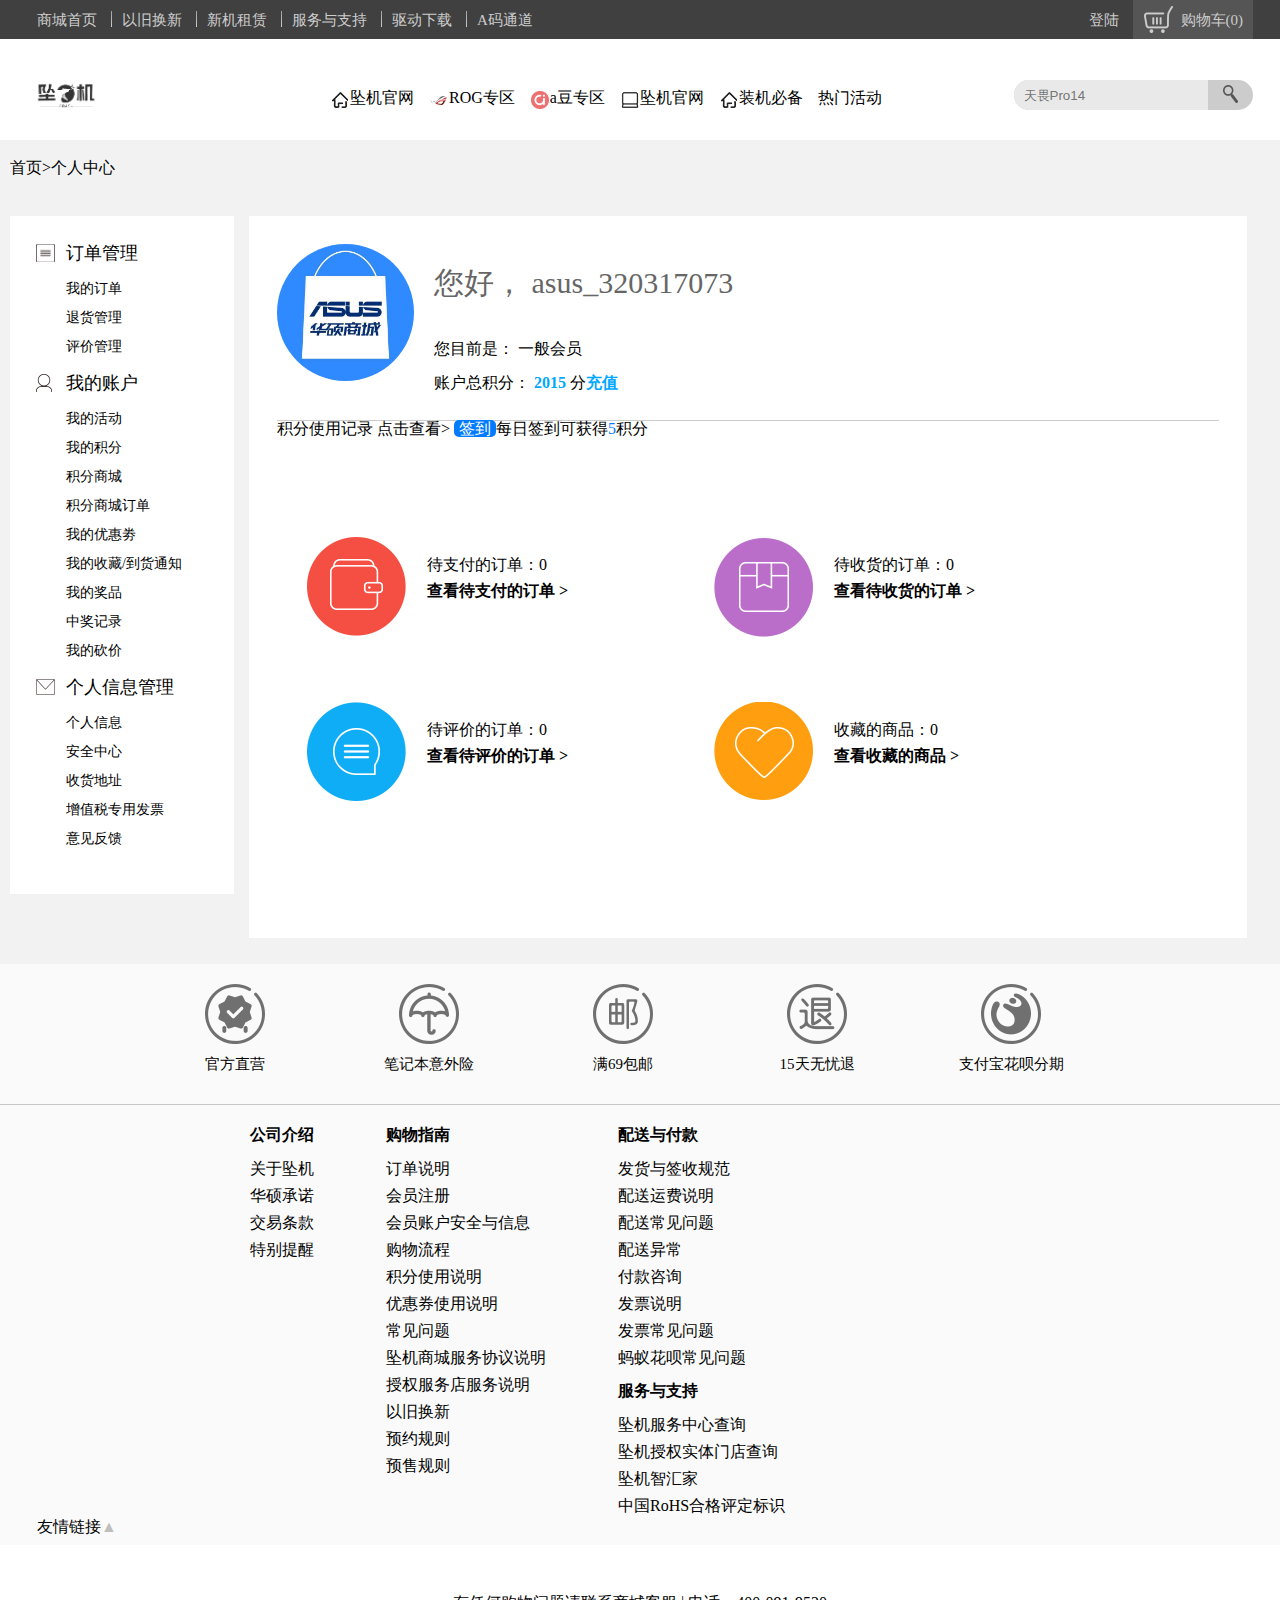
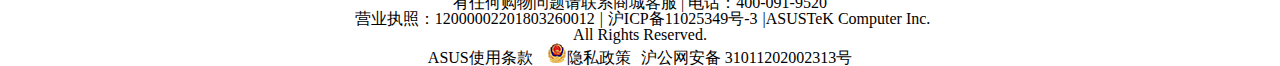
<file: user_info.html>
<!DOCTYPE html>
<html>
	<head>
		<meta charset="utf-8">
		<title>坠机</title>
		<link rel="stylesheet" type="text/css" href="css/user_info.css" />
		<link rel="shortcut icon" href="img/favicon.ico">
		<link rel="stylesheet" type="text/css" href="css/head.css" />
		<script src="https://cdn.bootcdn.net/ajax/libs/jquery/3.6.0/jquery.js" type="text/javascript" charset="utf-8"></script>
		<link rel="icon" href="img/favicon.ico">
		<style>
		html, body, div, span, applet, object, iframe,
		h1, h2, h3, h4, h5, h6, p, blockquote, pre,
		a, abbr, acronym, address, big, cite, code,
		del, dfn, em, img, ins, kbd, q, s, samp,
		small, strike, strong, sub, sup, tt, var,
		b, u, i, center,
		dl, dt, dd, ol, ul, li,
		fieldset, form, label, legend,
		table, caption, tbody, tfoot, thead, tr, th, td,
		article, aside, canvas, details, embed, 
		figure, figcaption, footer, header, hgroup, 
		menu, nav, output, ruby, section, summary,
		time, mark, audio, video {
			margin: 0;
			padding: 0;
			border: 0;
			font-size: 100%;
			font: inherit;
			vertical-align: baseline;
		}
		/* HTML5 display-role reset for older browsers */
		article, aside, details, figcaption, figure, 
		footer, header, hgroup, menu, nav, section {
			display: block;
		}
		body {
			line-height: 1;
		}
		ol, ul {
			list-style: none;
		}
		blockquote, q {
			quotes: none;
		}
		blockquote:before, blockquote:after,
		q:before, q:after {
			content: '';
			content: none;
		}
		table {
			border-collapse: collapse;
			border-spacing: 0;
		}
		
		.clearfix::before,.clearfix::after{
						content: '';
						display: table;
						clear: both;
					}
		
		.jxx_top>h2{
			color: #666;
			font-size: 24px;
			font-weight: normal;
			line-height: 36px
		}
		.jxx_top>ul{
			margin-top: 20px;
		}
		.jxx_top>ul>li{
			display: block;
			float: left;
		}
		.jxx_top>ul>li>a{
			color: #333333;
		}

		.jxx_top>ul>li>a:hover{
			color: #0563c3;
		}
		.jxx_line{
			background-color: black;
			float: left;
			width: 1px;
			height: 16px;
			line-height: 21px;
			vertical-align: middle;
			margin:0 15px;
		}
		
		
		.jxx_center{
			max-height: 500px;
			margin-top: 25px;
			z-index: 999;
			position: relative;
			
		}
		/* .jxx_center>p{
			line-height: 35px;
			float: left;
		}
		
		.A{
			width: 584px;
			text-align: center;
		}
		.B{
			width: 119px;
		} */
		
		th{
			width: 550px;
			line-height: 35px;
		}
		#A{
			/* width: 584px; */
			/* background-color: #F6F6F6; */
			/* text-align: center; */
		}
		
		.jxx_down{
			margin-top: 100px;
		}
		.jxx_down>img{
			display: block;
			margin: 0 auto;
			width: 375px;
			height: 284px;
		}
		.jxx_down>p{
			font-size: 25px;
			color: #666666;
			text-align: center;
		}
		.jxx_down>a{
			display: block;
			margin: 50px auto;
			width: 200px;
			height: 40px;
			font-size: 24px;
			color: white;
			line-height: 40px;
			text-align: center;
			vertical-align: middle;
			background-color: #00A8FF;
			border-radius: 5px;
		}
		.jxx_down>a{
			cursor: pointer;
		}
		td{line-height: 80px;vertical-align: top;}
		tbody:first-child{
					width: 942px;
					float: left;
					background-color: #00A3E7;
				}
				tbody:nth-child(2){width: 59.6875rem;display: block;overflow: auto;height: 550px;float: left;}
				tbody+tbody>tr>td{
					width: 235px;
					display: block;
					float: left;
					text-align: center;
					/* background-color: #007AFF; */
				}
				tbody:nth-child(2)::-webkit-scrollbar{
					width: 0px;
					height: 0px;
				}
				tbody:nth-child(2)::-webkit-scrollbar{
							width: 10px;
						}
						tbody:nth-child(2)::-webkit-scrollbar-track{
							background-color: lightgray;
							border-radius: 10px;
						}
						tbody:nth-child(2)::-webkit-scrollbar-thumb{
							background-color: rgb(0,112,255);
							border-radius: 10px;
							/* -webkit-box-shadow: 10px 10px 5px lightgray; */
						}


		</style>
	</head>
	<body>
		<div class="head">

		</div>

		<div class="center clear">
			<div class="box">
				<div class="jumpLink">
					<a href="index.html" class="homePage">首页</a><span>>个人中心</span>
				</div>

				<div class="box2">
					<div class="menuPage">
						<p class="menuHeader menuHeaderBack">订单管理</p>
						<div class="menuList">
							<a class="page">我的订单</a>
							<a class="page">退货管理</a>
							<a class="page">评价管理</a>
						</div>
						<p class="menuHeader menuHeaderBack1">我的账户</p>
						<div class="menuList">
							<a class="page">我的活动</a>
							<a class="page">我的积分</a>
							<a class="page">积分商城</a>
							<a class="page">积分商城订单</a>
							<a class="page">我的优惠劵</a>
							<a class="page">我的收藏/到货通知</a>
							<a class="page">我的奖品</a>
							<a class="page">中奖记录</a>
							<a class="page">我的砍价</a>
						</div>
						<p class="menuHeader menuHeaderBack2">个人信息管理</p>
						<div class="menuList">
							<a class="page">个人信息</a>
							<a class="page">安全中心</a>
							<a class="page">收货地址</a>
							<a class="page">增值税专用发票</a>
							<a class="page">意见反馈</a>
						</div>
					</div>
				</div>
				<div class="box3">
					<div class="moudle">
						<img type="image" src="img/user_info/menu/default-avatar_n.png" />
						<p class="userName">您好， asus_320317073</p>
						<p>您目前是： 一般会员</p>
						<p>账户总积分： <span class="integralColor">2015</span> 分<span id="recharge">充值</span></p>
					</div>
					<div class="moudle1">
						<div class="integra">
							<span class="integraUse">积分使用记录 </span><a class="textBlueBoldSoild">点击查看></a>
							<span class="signin"onclick="signin()">签到</span><span>每日签到可获得<span style="color: #007AFF;">5</span>积分</span>
						</div>
						<div class="block">
							<div class="block1">
								<p class="block1P">待支付的订单：<span class="textBlue">0</span></p>
								<a class="order"><span>查看待支付的订单 ></span></a>
							</div>
							<div class="block2">
								<p class="block1P">待收货的订单：<span class="textBlue">0</span></p>
								<a class="order"><span>查看待收货的订单 ></span></a>
							</div>
							<div class="block3">
								<p class="block1P">待评价的订单：<span class="textBlue">0</span></p>
								<a class="order"><span>查看待评价的订单 ></span></a>
							</div>
							<div class="block4">
								<p class="block1P">收藏的商品：<span class="textBlue">0</span></p>
								<a class="order"><span>查看收藏的商品 ></span></a>
							</div>
						</div>
					</div>
					<!-- <div class="jxx_top">
						<h2>我的订单</h2>
						<ul class="clearfix">
							<li><a>全部订单</a></li>
							<div class="jxx_line"></div>
							<li><a>待支付</a></li>
							<div class="jxx_line"></div>
							<li><a>待收货</a></li>
							<div class="jxx_line"></div>
							<li><a>代发货</a></li>
							<div class="jxx_line"></div>
							<li><a>预售</a></li>
						</ul>
					</div> -->
					<!-- <div class="jxx_center clearfix">
						<table border="" cellspacing="" cellpadding="" id="table_Box">
							<tr style="background-color: #F6F6F6;line-height: 30px;">
								<th id="A">订单明细</th>
								<th>订单金额</th>
								<th>数量</th>
								<th>时间</th>
							</tr>
							<tr style="text-align: center;">
								<td style="text-align: left;"><img src="img-nz/img/1-1.jpg"style="width: 80px;" ><p style="line-height: 80px;display: inline-block;vertical-align: top;">sdd</p></td>
								<td>dd</td>
								<td>dd</td>
								<td>dd</td>
							</tr>
							
							
						</table>
					</div> -->
					<!-- <div class="jxx_down"">
						<img src="./img/user_info/nodata.png" alt="nodata"/>
						<p>您暂无此类订单，赶快去下单吧！</p>
						<a href="index.html">去逛逛</a>
					</div> -->
					
					
					<!-- <div class="jxx_top">
						<h2>我的订单</h2>
						<ul class="clearfix">
							<li><a>全部订单</a></li>
						</ul>
					</div>
					<div class="jxx_center clearfix">
						<table border="" cellspacing="" cellpadding="" id="table_Box">
							<tr style="background-color: #F6F6F6;line-height: 30px;">
								<th id="A">订单明细</th>
								<th>订单金额</th>
								<th>数量</th>
								<th>时间</th>
							</tr>
							<tr style="text-align: center;">
								<td style="text-align: left;"><img src="img-nz/img/1-1.jpg"style="width: 80px;" ><p style="line-height: 80px;display: inline-block;vertical-align: top;">sdd</p></td>
								<td>dd</td>
								<td>dd</td>
								<td>dd</td>
							</tr>
						</table>
					</div>
					<div class="jxx_down"">
						<img src="./img/user_info/nodata.png" alt="nodata"/>
						<p>您暂无此类订单，赶快去下单吧！</p>
						<a href="index.html">去逛逛</a>
					</div> -->
				</div>
				<div class="clear"></div>
			</div>
		</div>
		<div class="bottom">
			
			
		</div>
	</body>
</html>
<script type="text/javascript">
		$(function(){
			$(".head").load('head.html');
			$(".bottom").load('bottom.html');
		})
	</script>
<script src="js/head.js" type="text/javascript" charset="utf-8"></script>
<script src="js/user_info.js" type="text/javascript" charset="utf-8"></script>
</file>
<file: css/index.css>
*{margin: 0;padding: 0;line-height: none;outline: none;border-spacing: none;user-select: none;}
a {text-decoration: none;color: #000000;}
a :visited {color:#000000}
body{margin: 0 auto;overflow-x: hidden;}


.Brwse{width: 1920px;height: 500px;margin: 0 auto;position: relative;}
.nav{position: absolute;top: 20px;z-index: 1000;left: 330px;}
.nav{width: 236px;background-color: rgba(255, 255, 255, 0.9);padding: 35px 0px;}
.navBox{margin-bottom: 30px;}
.navBox:hover{box-shadow: 0 0 10px #c6c6c6;}
.navBoxbottom:hover{box-shadow: 0 0 10px #c6c6c6;}
.navBox,.navBoxbottom span{line-height: 40px;cursor: pointer;}
.navBoxbottom{margin-bottom: 0px;}
.navL{width:35px;float: left;margin: 0 10px 0 15px;}
.navR{width:30px;float: right;margin: 5px 5px 0 0;}
.nav{}
.ROGBox{width: 0;height: 460px;position: absolute;background-color: white;left: 235px;top: 0;overflow: hidden;transition: .2s;}
.ROGBoxblock{margin: 20px 0 0 20px;}
.ROGlockingBox{width: 530px;}
.ROGBoxblock img{width: 40px;margin-right: 15px;float: left;}
.ROGBoxblock a{margin-right: 60px;cursor: pointer;}
.ROGBoxblock a:hover{color: #007AFF;}
.ROGBoxblock span:hover{color: #007AFF;}
.navBox:hover .ROGBox{width: 530px;}




.block{background-color: #fafafa;width: 100%;display: inline-block;}
.group{margin-top: 15px;}
.groupBox{margin: 0 auto;width: 1260px;box-shadow: #C6C6C6 0px 0px 20px;}
.group1{background-color: white;width: 270px;height: 130px;padding-left: 38px;border-right: 1px solid #CCCCCC;float: left;}
.group1 h2{display: inline-block;font-size: 16px;line-height: 40px;}
.group1 img{width: 20px;vertical-align: text-bottom;}
.group1 span{font-size: 13px;}
.group1 a{font-size: 14px;color: black;}
.group1 .group1Serve{color: black;border-top: 1px solid #C6C6C6;padding: 5px 0;margin-top: 10px;}
.group2{float: left;height: 130px;padding: 0 30px;border-right: 1px solid #C6C6C6;}
.group2 .group2Centent{float: left;margin:30px 10px 0 30px;}
.box1{width: 1260px;margin: 0 auto;padding-top: 50px;}

.group3 {float: left;padding: 10px;}
.group3 .exit{float: right;color: #404040;font-size: 14px;}
.group3 .exit:hover{color: #00A8FF;}
.group3 .user{margin-top: 10px;line-height: 20px;width: 150px;float: left;font-size: 20px;text-overflow: ellipsis;overflow: hidden;margin-top: 20px;}
.group3 img{float: left;width: 90px;margin-right: 20px;margin-left: 30px;margin-top: 20px;}
.group3 .integral{font-size: 13px;line-height: 45px;margin-top: 20px;}
.leftBox{width: 268px;padding: 0 10px 0 10px;margin: 0 auto;background-color: white;float: left;}
.area{background-color: #F2F2F2;}
.area1{width: 1226px;margin: 0 auto;}
.centerBox1{position: relative;}
.bottonRight{position: absolute;top: 150px;right: 0;}
.bottonLeft{position: absolute;top: 150px;left: 0;}
.leftBox1{text-align: center;}
.leftBox a{text-align: left;}
.box1title{font-size: 20px;font-weight: bold;}
.leftBox2{text-align: center;}
.leftBox1 a img{width: 125px;}.leftBox2 a img{width: 125px;}
.leftBox .leftBoxMAXLink{display: inherit;color: #9999;}
.carousel{width: 1236px;height: 225px;margin: 0 auto;overflow: hidden;display: block;}
.carouselBox div{display: inline-block;}
.carouselBox{width: 10000px;}
.arrowR,.arrowL{position: relative;top: -130px;}
.arrowL{right:30px}
.arrowR{left:1210px}



.centerBox{float: left;width: 552px;height: 358px;overflow: hidden;text-align: center;display: inline-block;}
.centerBox1{width: 100%;height: 310px;margin-top: 11px;}
.centerImg{width: 230px;display: inline-block;}
.centerBox1block{width: 232px;height: 328px;display: inline-block;}
.centerBox1block img{width: 100%;}
.centerBox1block .p1{white-space: nowrap;text-overflow: ellipsis;overflow: hidden;font-size: 18px;/* width: 100px; */display: block;}
.centerBox1block .p2{font-size: 16px;color: #999999;}
.centerBox1block .p3{color: red;}
.rightBox{background-color: white;float: left;width: 356px;height: 358px;text-align: center;display: inline-block;}
.rightBox  a{display: inline-block;height: 52px;}
.rightBoxHader{line-height: 50px;}
.rightBox .rank{float: left;margin: 0 20px;}
.rightBoxText {color: #000000;width: 185px;line-height: 52px;float: left;overflow: hidden;text-overflow: ellipsis;white-space: nowrap;font-size: 10px;}
.rankImg{width: 28px;height: 25px;float: left;padding-top: 15px;margin: 0 10px;}
.rankImg1{width: 52px;float: left;padding-top: 0px;margin: 0 10px;}
.lineBlue{background-color: #00A8FF;width: 4px;height: 20px;margin-right: 20px;display: inline-block;}
.moudle3{background-color: #f2f2f2;}
.moudle3Con{position: relative;top: 0px;vertical-align: top;box-shadow: #C6C6C6 0 0px 0px;transition: .2s;background-color: white;display: inline-block;width: 233px;height: 290px;text-align: center;margin-left: 9.5px;margin-bottom: 20px;}
.moudle3Con:hover{box-shadow: #C6C6C6 0 0px 10px;top: -10px;}
.moudle4Con:hover{box-shadow: #C6C6C6 0 0px 10px;}
.moudle4Con1:hover{box-shadow: #C6C6C6 0 0px 10px;}
.centerBoxMoudle3 .img{float: left;width: 243px;height: 600px;}
.centerBoxMoudle3 .img img{width: 100%;height: 100%;}
.moudle3ConBox{display: inline-block;height: 630px;width: 970px;}
.layer{font-size: 20px;padding: 20px 0 20px 0;width: 1226px;display: inline-block;}
.layer1{float: left;}
.more{float: right;color: black;font-size: 15px;line-height: 40px;}
.moudle3 .moudle3Con{width: 233px;height: 290px;box-shadow: #C6C6C6  0  0 10px;}
.centerBoxMoudle3{}
.moudle3Con h2{color: #000000;font-size: 16px;margin: 0 auto;font-weight: 100;text-align: center;}
.peizhi{color: #C6C6C6;text-align: center;}
.moudle3Conimg{width: 204px;height: 204px;}
.jiage{margin: 0 auto;width: 140px;}
.jiage1{color: red;font-size: 20px;}
.jiage2{color: #C6C6C6;text-decoration: line-through;}
.newUserAdvertsing{margin: 30px 0;display: inline-block;clear: both;}
.moudle4 .classifyBox{border-right: #CCCCCC 1px solid;display: inline-block;padding: 0 29px;}
.moudle4 .classifyBox1{display: inline-block;}
.moudle4 .classifyBox2{border-left: #CCCCCC 1px solid;display: inline-block;}
.moudle4{background-color: white;padding: 20px 0;display: inline-block;margin: 30px 0 10px 0;}
.moudle4 .classify{background-color: #00A8FF;border-radius: 100px;width: 150px;display: inline-block;text-align: center;font-size: 20px;color: white;}
.moudle4 .classify1{width: 150px;display: inline-block;text-align: center;font-size: 20px;}
.moudle4Con{margin: 0 0 20px 0px;background-color: white;padding: 20px 10px 10px 14px;display: inline-block;}
.moudle4Con1{margin: 0 0 20px 16px;display: inline-block;background-color: white;padding: 20px 10px 9px 14px;}
.moudle4Con1 h2{color: #000000;font-size: 16px;margin: 0 auto;width: 110px;font-weight: 100;}
.moudle4Con h2{color: #000000;font-size: 16px;margin: 0 auto;width: 110px;font-weight: 100;}
.layer1{font-size: 20px;padding: 20px 0 5px 0;width: 1226px;display: inline-block;}
.layer1Content{display: inline-block;background-color: white;width: 296;height: 420px;color: #000000;text-align: center;}
.layer1Content:hover{box-shadow: #C6C6C6 0 0 20px;}
.layer1ContentP{color: #00A8FF;margin: 0 0 18px;padding: 45px 10px 0;}
.layer1ContentP1{margin: 0 0 18px;padding: 0 20px;width: 256px;height: 48px;}
.layer1ContentP2{margin: 0 0 10px;padding: 0 20px;width: 256px;height: 45px;}
.layer1Content img{width: 200px;height: 145.45px;}
.layer1Content1{display: inline-block;background-color: white;width: 296;height: 420px;color: #000000;text-align: center;margin-left: 9px;}
.layer1Content1:hover{box-shadow: #C6C6C6 0 0 20px;}
.layer1Content1 .layer1ContentP{color: #00A8FF;margin: 0 0 18px;padding: 45px 10px 0;}
.layer1Content1 img{width: 200px;height: 145.45px;}
.layer1Content2{display: inline-block;background-color: white;width: 296;height: 420px;color: #000000;text-align: center;margin-left: 9px;}
.layer1Content2:hover{box-shadow: #C6C6C6 0 0 20px;}
.layer1Content2 .layer1ContentP{color: #00A8FF;margin: 0 0 18px;padding: 45px 10px 0;}
.layer1Content2 img{width: 200px;height: 145.45px;}
.layer1Content3{display: inline-block;background-color: white;width: 296;height: 420px;color: #000000;text-align: center;margin-left: 9px;}
.layer1Content3:hover{box-shadow: #C6C6C6 0 0 20px;}
.layer1Content3 .layer1ContentP{color: #00A8FF;margin: 0 0 18px;padding: 45px 10px 0;}
.layer1Content3 img{width: 200px;height: 145.45px;}
.layer2{font-size: 20px;padding: 20px 0 5px 0;width: 1226px;display: inline-block;}

.layer2Content{background-color: white;text-align: center;display: inline-block;margin: 0 0 10px 0;}
.layer2ContentP{color: #000000;margin: 10px 0 15px 0;}
.layer2ContentP1{color: #C6C6C6;margin: 10px 0;}
.layer2Content .img{width: 296px;height: 145px;background: url(../img/index/19110798535150.png) no-repeat;background-size: 296px 145px;}
.paly{src: "../img/index/nobofang.png";width: 55;background-image: url(img/mou4/nobofang.png);margin-top: 40px;}
.paly:hover{width: 55;background-image: url(img/mou4/bofang.png);}

.layer2Content1{background-color: white;text-align: center;display: inline-block;margin: 0 0 50px 9px;}
.layer2Content1 .img{width: 296px;height: 145px;background: url(../img/index/19202052995254.jpg) no-repeat;background-size: 296px 145px;}

.layer2Content3{background-color: white;text-align: center;display: inline-block;margin: 0 0 0 9px;}
.layer2Content3 .img{width: 296px;height: 145px;background: url(../img/index/16184654579850.jpg) no-repeat;background-size: 296px 145px;}

.layer2Content4{background-color: white;text-align: center;display: inline-block;margin: 0 0 0 9px;}
.layer2Content4 .img{width: 296px;height: 145px;background: url(../img/index/19123248485651.png) no-repeat;background-size: 296px 145px;}

cartCenter
.fixed2{color: #80808;width: 78px;position: fixed;background-color: white;top: 20%;right: 10px;z-index: 99999;}
.fixed2Box1{height: 73.38px;}
.fixed2Box{text-align: center;border-bottom: #F2F2F2 solid 1px;padding: 10px 0;/* position: relative; */}
.fixed2Box1_no{opacity: 0;position: relative;top: -43px;}
.fixed2Box1:hover .fixed2Box1_no{opacity: 1;transition: 0s;}
.fixed2Box1:hover .fixed2Box1_on{display: none;}
.fixed2Box1:hover p{color: #00A3E7;}
</file>
<file: css/head.css>
*{margin: 0;padding: 0;line-height: none;outline: none;border-spacing: none;user-select: none;}
a {text-decoration: none;color: #000000;}
a :visited {color:#000000}
body{margin: 0 auto;overflow-x: hidden;}

.headsL a{color: white;}
.headsR a{color: white;}

.heads{height: 39px;width: 100%;background-color: #404040;}
.headerInfo{width: 1226px;margin: 0 auto;}
.headerInfo a{font-size: 15px;color: #CCCCCC;padding: 0 10px;display: inline-block;}
.headerInfo .headerA:hover{color: white;}
.line{width: 1px;height: 16px;margin: -2px 0;background:linear-gradient(rgba(255,255,255,0.5),#CCCCCC);display: inline-block;}


.mobilePhone{width: 79px;display: inline-block;background: url(../img/index/arrow_bottom.png) no-repeat 60px 11px;padding: 0 10px;}
.mobilePhoneBox:hover .mobilePhone{color: #fa356d;background: url(../img/index/arrow_bottom1.png) no-repeat 60px 11px white;}
.mobilePhoneBox{position: relative;}
.mobilePhoneContent{width: 250px;height: 0px;position: absolute;background-color: white;z-index: 500;box-shadow: #000000 0 0 10px;right: 0;transition: .2s;overflow: hidden;}
.mobilePhoneBox{display: inline-block;}
.mobilePhoneBox:hover .mobilePhoneContent{height: 320px;}
.twoweima {float: left;height: 10px;margin: 0 20px 0 10px;}
.mobilePhoneText1,.mobilePhoneText2{line-height: 20px;}
.mobilePhoneText1{font-size: 15px;}
.mobilePhoneTextBox{display: inline-block;}
.sy{margin-left: 110px;display: inline-block;}
.boxline{border-top: #959595 solid 1px;border-bottom: #959595 solid 1px;padding: 5px 0;margin: 5px 0;}


.headerA{cursor: pointer;}


.headsL{float: left;line-height: 40px;}
.headsA{cursor: pointer;}
.headsR{float: right;line-height: 40px;}
.headsBottom a{color: black;}
.headerBottomBox{height: 100px;clear: both;width: 1225px;margin: 0 auto;}
.headsBottom .headerAimg4{width: 20px;}
.headsBottom .logo{float: left;margin-top: 15px;}
.headsBottom{background-color: white;}
.headsBottomLink img{float: left;margin-top: 50px;}
.headsBottomLink .herderText{float: left;margin-top: 50px;margin-right: 15px;}
.headsBottomLink{text-align: center;margin: 0 auto;width: 620px;}
.headerB:hover {color: #00A8FF;}
.headerC:hover {color: #00A8FF;}
.headerD:hover {color: #00A8FF;}
.headerE:hover {color: #00A8FF;}
.headerF:hover {color: #00A8FF;}
.headerG:hover {color: #00A8FF;}


.cartBox{display: inline-block;position: relative;}
.cart{display: block;height: 39px;width: 100px;background-color: #555555;background-image: url(../img/index/cart.png);background-repeat: no-repeat;background-position: 11px 6px;padding-left: 20px;text-align: right;}
.cartBox:hover .cart{background-color: white;color: #FA356D;background-image: url(../img/index/cart1.png);background-repeat: no-repeat;background-position: 11px 6px;}
.cartCenter{height: 0px;overflow: hidden;line-height: 80px;box-shadow: #878787 0px 0px 5px;padding: 0 30px;z-index: 11111;background-color: white;position: absolute;left: -165px;transition: .2s;}
.cartCenter1{height: 0px;margin: 0;overflow: hidden;box-shadow: #878787 0px 0px 5px;z-index: 11111;background-color: white;position: absolute;left: -165px;transition: .2s;}
.cartCenter1 img{width: 80px;margin: 0;}
.cartCenter1 #ggg{width: 285px;}
.cartCenter1 .name{line-height: 20px;width: 185px;vertical-align: top;margin: 0;padding: 0;overflow: hidden;text-overflow: ellipsis;white-space: nowrap;color: #000000;}
.cartCenter1 .jia, .jian{width: 1000px;display: inline;padding: 5px 5px;color: #000000;border: #000000 1px solid;border-radius: 5px;margin: 0;line-height: none;}
/* .cartCenter1 .jian{display: inline;padding: 5px 5px;color: #000000;border: #000000 1px solid;border-radius: 5px;margin: 0;line-height: 0px;} */
/* .cartBox:hover .cartCenter1{height: auto;} */
.cartBox:hover .cartCenter{height: 80px;}
/* #car_Box{width: 285px;} */
#car_data{display: inline-block;vertical-align: top;width: 190px;padding-right: 15px;}
#car_name{line-height: 30px;}
#car_money{color: red;}
#car_number{color: darkgray;float: right;}
#gomai{cursor: pointer;float: right;border: none;background-color: #007AFF;color: white;border-radius: 5px;padding: 5px 7px;margin: 0 20px 10px 0;}
.gomai{float: right;background-color: #007AFF;border-radius: 5px;color: white;padding: 0 5px;margin-right: 20px;line-height: 30px;}

.car_con{cursor: pointer;}
.clear{clear: both;}
.search{background-color: #cccccc;border-radius: 20px;display: inline-block;float: right;margin-top: 40px;}
.search input{float: left; border: 0;background-color: #e9e9e9;height: 30px;width: 184px;border-radius: 20px 0 0 20px;padding-left: 10px;}
.search img{background-color:#cccccc;float: left;;width:15px;height: 18px;margin: 0 15px;padding-top: 5px;}


.hotEvents span{margin: 10px 0 15px 0;display: inline-block;}
.hotEvents{width: 100%;background-color: white;height: 0px;position: absolute;z-index: 11451;left: 0;top: 110px;transition: .2s;overflow: hidden;}
.hotEvents .hotEventsBox{width: 1226px;margin: 0 auto;text-align: center;}
.hotEvents a{display: inline-block;width: 190px;text-align: left;margin-right: 10px;}
.hotEvents_h:hover .hotEvents{height: 230px;}
.hotEvents_h:hover{color: #007AFF;}
.hotEvents .a1:hover{color: #007AFF;}
.hotEvents .a2:hover{color: #007AFF;}
.hotEvents .a3:hover{color: #007AFF;}
.hotEvents .a4:hover{color: #007AFF;}
.hotEvents .a5:hover{color: #007AFF;}
.hotEvents .a6:hover{color: #007AFF;}

#car_Box::-webkit-scrollbar{
	width: 10px;
}
#car_Box::-webkit-scrollbar-track{
	background-color: lightgray;
	border-radius: 10px;
}
#car_Box::-webkit-scrollbar-thumb{
	background-color: rgb(0, 122,255);
	border-radius: 10px;
	/* -webkit-box-shadow: 10px 10px 5px lightgray; */
}
</file>
<file: css/bottom.css>
.bottom{margin-top: 50px;background-color: #fafafa;}
.bottom .moudle1{width: 1000px;padding: 20px 0;margin: 0 auto;background-color: #fafafa;}
.bottom .moudle1 .last{display: inline-block;width: 190px;text-align: center;font-size: 15px;font-weight: 350;line-height: 40px;}
.bottom .moudle1 .last img{display: block;margin: 0 auto;}
.bottom .moudle2 {border-top: 1px solid #C6C6C6;clear: both;padding: 10px;margin: 0 auto;width: 100%;background-color: #FAFAFA;}
.bottom .moudle2 .moudle2Box{margin: 0 auto;width: 1226px;}
.bottom .moudle2 a {display: inherit;color: black;}
.bottom .moudle2 .part1A {line-height: 27px;}
.bottom .moudle2 .part1A:hover {color: #00a8ff;}
.bottom .moudle2 .part1Header{font-weight: bold;line-height: 40px;}
.bottom .moudle2 .part1{float: left;margin-right: 72px;}
.bottom .moudle2 .phone {text-align: center;width: 250px;float: left;margin-top: 10px;}
.bottom .moudle2 .phone img{display: block;margin: 0 auto;}
.bottom .moudle2 .phone p{width: 150px;background-color: #000000;color: white;margin: 0 auto;line-height: 35px;border-radius: 100px;}
.showLink{display: block;clear: both;}
.bottom .moudle3{clear: both;text-align: center;margin: 0 auto;background-color: white;}
.bottom .moudle3 p{padding-top: 50px;}
.bottom .moudle3 a,span{margin: 0 5px;}
.bottom .moudle3 a:hover{color: #00A8FF;}
.showLinkDown{display: inline-block;color: #bebebe;}
.showLink_h_box{width: 1100px;}
.showLink_h{width: 1100px;margin-top: 20px;height: 0px;overflow: hidden;transition: 0.2s;}
.showLink_h a{float: left;margin-left: 10px;}
.showLink:focus .showLink_h{height: 50px;}
.showLink_no{display: none;}
.showLink:focus .showLink_no{display: block;}
.showLink:focus .showLink_on{display: none;}
</file>
<file: css/banner.css>
.banner {
	width: 1920px;
	height: 500px;
	margin: 0 auto;
	position: relative;
	overflow-x: hidden;
}

.imgBox {
	width: 1000%;
	transition: 1s;
	left: 0%;
	position: relative;
	display: block;
}

.bannerImg {
	float: left;
	position: relative
}

.next {
	width: 56px;
	height: 56px;
	background: url(../img/index/Brwse/l_r2.png) no-repeat;
	
	background-size: 100%;
	position: absolute;
	top: 50%;
	right: 30%;
	cursor: pointer;
}

.up {
	width: 56px;
	height: 56px;
	background: url(../img/index/Brwse/l_r1.png) no-repeat;
	
	background-size: 100%;
	position: absolute;
	top: 50%;
	cursor: pointer;
	left: 30%;
}

.spotBox {
	position: absolute;
	bottom: 0;
	margin: 0 auto;
	width: 100%;
	text-align: center;
}

.spot {
	background-color: gray;
	width: 50px;
	height: 10px;
	display: inline-block;
	border-radius: 50px;
	margin: 0px 5px;
	cursor: pointer;
	transition: 0.2s;
}
.spotcolor {
	background-color: dodgerblue;
}
</file>
<file: css/ASUS_CN.css>
*{margin: 0;padding: 0;outline: none;}
a{text-decoration: none;color: #000000;}
a:visited{color: #000000;}
body{margin: 0 auto;overflow-x: hidden;}
.clear{clear: both;}
.herder .box{width: 100%;height: 36px;border-bottom: #C6C6C6 solid 1px;line-height: 36px;}
.herder .box .block{width: 1236px;margin: 0 auto;}
.rog{position: relative;float: left;}
.rog-gray{width: 30px;height: 16px;border-right: #C6C6C6 1px solid;padding-right: 10px;}
.rog-gray_h{position: absolute;width: 30px;height: 16px;opacity: 0;left: 0px;margin-top: 8px;}
.rog-gray_h:hover{opacity: 1;transition:all 0.5s;}
.proArt{float: left;}
.proArt-gray{width: 30px;height: 16px;padding-right: 10px;margin-left: 20px;}
.proArt-gray_h{position: absolute;width: 30px;height: 16px;opacity: 0;left: 61px;top:8.3px;}
.proArt-gray_h:hover{opacity: 1;transition:all 0.5s;}
.blockR{float: right;margin-right: 80px;}
.blockR:hover .competingContent{display: block}
.competing{height: 31px;display: inline-block;border-bottom: white 4px solid;opacity: 1;position: relative;}
.hoverText:hover{border-bottom: #000000 4px solid;transition: 0.5s;}
.herder .block{position: relative;}
.competingContent{margin-top: 5px;text-align: center;position: absolute;left: 1040px;background-color: white;display: none;border: #C6C6C6 1px solid;position: absolute;}
.competingContent a{display: block;color: #000000;margin: 0 10px;}
.competingContent a:hover{display: block;color: #00AAFF;}
.search{position: relative;}
.search .search_no{position: absolute;top: -13px;}
.search .search_h{position: absolute;top: -0px;opacity: 0;}
.search:hover .search_h{opacity: 1;transition: 0.5s;}
.user{position: relative;}
.user .user_no{position: absolute;top: -13px;}
.user .user_h{position: absolute;top: -0px;opacity: 0;}
.user:hover .user_h{opacity: 1;transition: 0.5s;}
.center{}
.userAfter{border: 1px solid #CCCCCC;border-radius: 5px;width: 180px;background-color: white;line-height: 50px;top: 30px;right: -8px;position: absolute;padding-left: 20px;color: #bfbfbf;display: none;}
.userAfterBlock{border-top: 1px solid #CCCCCC;border-left: 1px solid #CCCCCC;width: 10px;height: 10px;transform: rotate(45deg);position: absolute;top: -6px;right: 10px;background-color: white;z-index: 555;}
.user:focus .userAfter{display: block;}
.userAfter p:hover{color: #007AFF;}

.content{width: 1200px;margin: 0 auto;}

.bnannd{background: url(../img/Download-Center/img/kv03.jpg)no-repeat;height: 280px;width: 100%;color: white;background-size: 100% 280px;min-width: 1900px;}
.bnannd .p1 a{color: white;}
.bnannd .p2,.p3{text-align: center;color: white;}
.bnannd .p2{font-size: 36.8px;margin-bottom: .2em;margin-top: 50px;}
.search1{}
.search1 input{width: 288.533px;height: 3em;background: url(../img/Download-Center/img/icon-search2.png)no-repeat 12px 10px;padding: 0 1em 0 3.5em;border:1px solid #e0e0e0}
.content .titltTxt{margin-bottom: 30px;font-size: 1.4em;font-weight: 500;}
.content h3{margin-top: 30px;margin-bottom: 0.5em;font-size: .9em;font-weight: 400;}
.contentBox1{width: 441px;display: inline-block;}
.select1,.select2{width: 173px;height: 3em;padding: 0 1.1em;border:1px solid #e0e0e0;color: #b9b9b9;margin-bottom: .7em;}
.select3{width:350.391px;padding: 0 16px 0 12px;height: 3em;border:1px solid #e0e0e0;color: #b9b9b9;}
.contentBox2{float: right;display: inline-block;width: 496px;height: 143px;background: url(../img/Download-Center/img/icon-empty.png)no-repeat;margin-top: 30px;margin-right: 100px;}
.contentBox2 span{display: inline-block;float: left;font-size: 1.2em;line-height: 1.5em;font-weight: 300;margin-left: 200px;}
.contentBox2 img{float: left;display: inline-block;}
.contentBox3 h2{display: inline-block;color: #00A8FF;font-size: 20px;font-weight: 400;}
.contentBox3 .titlt1{border-bottom: #00A8FF solid 3px;width: 150px;}
.contentBox3 .block{background-image: url(../img/Download-Center/img/捕获.PNG);background-repeat: no-repeat;height: 80px;padding-left: 100px;display: inline-block;}
.contentBox3 .block1{display: inline-block;}
.contentBox3 .block1 .botton1{color: #00A8FF;margin-left: 50px;}
.contentBox3 .block1 .botton1:hover{color: #00A8FF;background-color: #00A8FF;color: white;}
.contentBox3 .block1 .botton2{color: white;background-color: #00A8FF;}
.contentBox3 .block1 input{min-width: 12em;height: 2.9em;border: #00A8FF 1px solid;border-radius: 5px;text-align: center;margin: 50px 0 60px 0;}
.content2{background-color: #f2f2f2;}
.content2 .contentBox3{margin: 0 auto;width: 1200px;margin-top: 50px;}
.content2 .contentBox3 .block .p1{font-size: 1.2em;color: #262626;padding-top: 10px;}
.content2 .contentBox3 .block .p2{font-size: .8em;color: #777777;}

.nav{width: 100%;border-bottom: #C6C6C6 solid 1px;float: left;background-color: white;height: 51px;}
.nav .navBox{width: 1236px;margin: 0 auto;}
.navBox1 .logo{position: relative;width: 100px;float: left;line-height: 50px;}
.logo_h{position: absolute;left: 0;opacity: 0;top: 15px;}
.logo_h:hover{opacity: 1;transition: 0.5s;}
.nav .navBox2{float: left;}
.nav  .navspan{display: inline-block;}
.nav  span{margin: 0 10px;font-size: 15px;color: #4d4d4d;height: 50px;display: inline-block;line-height: 50px;border-bottom: rgba(255, 255, 255, 0) solid 3px;}
.nav .navspan:hover span{border-bottom: black solid 3px;transition: 0.5s;}
.nav .navBox3{float: right;}
.nav .navBox3 .index{display: inline-block;color: #4D4D4D;}
.nav .navBox3 .index a{color: #4D4D4D;}
.search,.user{width: 16px;height: 17px;display: inline-block;margin: -2px 10px;}

.content3box{width: 1236px;margin: 0 auto;}
.content3 h1{margin-top: 40px;text-align: center;font-weight: 400;margin-bottom: 30px;font-size: 48px;}
.more1{font-size: 14px;font-weight: 400;color: #00A8FF;}
.text h2{font-size: 16px;color: #777777;margin-bottom: 20px;}
.text1 h2{font-size: 16px;color: #777777;margin-bottom: 20px;}
.text1 p a{color: #777777;line-height: 40px;}
.text p a{color: #777777;line-height: 40px;}
.text{padding-right: 100px;float: left;}
.text1{margin-bottom: 250px;}

.serveBox{position: relative;}
.serveAfter{text-align: center;width: 150px;top: 1px;right: -35px;background-color: white;position: absolute;display: none;color: #7f7f7f;border: #9e9e9e solid 1px;}
.serveAfter p{line-height: 40px;}
.serveAfter p:hover{line-height: 40px;color: #00AAFF;transition: 1s;}
.serve:hover .serveAfter{display: block;}


.smartPhoneBlock:hover .smartPhone{display: block;}
.smartPhone{width: 100%;background-color: white;position: absolute;left: 0;display: none;}
.smartPhoneBox{width: 1226px;margin: 0 auto;padding-bottom: 50px;}
.smartPhoneBox1,.smartPhoneBox2{display: inline-block;padding-left: 20px;margin-top: 20px;}
.smartPhoneBox2{border-left: #b8b8b8 solid 1px;}
.smartPhoneBox1,.smartPhoneBox2 div{color: #999999;line-height: 40px;}
.smartPhoneBox1 div{width: 200px;}
.STPB1{background-color: #F2F2F2;}
.STPB2:hover,.STPB3:hover{background-color: #f2f2f2;} 
.STPB2a:hover,.STPB3a:hover{color: #00AAFF;}





.BrowseImg{width: 100%;}
.BrowseImgBg{display: block;width: 2560px;height: 777px;margin: 0 auto;background: url(../img/ASUS_CN/browseImg/djxw0whiwsnohkwy-0_0_desktop_1X.webp);}
.BrowseImgBg1{margin: 0 auto;width: 2560px;display: block;margin-top: 10px;}
.center{margin-top: 51px;}
.center .box{width: 2548px;margin: 0 auto;height: 1800px;}
.center .box .block{width: 1262px;height: 580px;background-color: #f6f6f6;margin: 6px;text-align: center;float: left;}
.center .A{position: relative;}
.center .A .layerP{font-size: 20px;font-weight: 100;margin-top: 20px;}
.center .layer{position: absolute;left: 430px;top: 40px;}
.center .layerPsolid{width: 10px;border: 0;display: block;border-bottom: #000000 1px solid;position: absolute;height: 40px;top: 65px;left: 160px;}
.layerP:hover .layerPsolid{width: 100px;transition: 0.5s;}

.center .box .block1{background: url(../img/ASUS_CN/box/k5y2xev9y5fkcux4-1_0_tablet_1X.jpg) no-repeat #F6F6F6;background-position: center;background-size: 900px;background-position-y: 30px;}
.center .box .block1 img{margin-top: 450px;}
.center .box .block1 .layerP{color: #00AAFF;}
.center .box .block2 img{height: 100%;}
.center .box .block2{background-color: #000000;}
.center .box .block3 img{width: 100%;height: 100%;}
.center .box .block4{background: url(../img/ASUS_CN/box/k5y2xev9y5fkcux4-4_0_tablet_1X.jpg)no-repeat #f5f5f5;background-size: 1000px;background-position: bottom;}
.center .box .block4 .botton{border: #888888 solid 1px;width: 150px;height: 35px;line-height: 35px;margin: 10px 0 0 550px;border-radius: 5px;}
.center .box .block4 .botton:hover{background-color: #888888;transition: 0.5s;color: white;}
.center .box .block5{background: url(../img/ASUS_CN/box/k5y2xev9y5fkcux4-5_0_desktop_1X.webp)no-repeat;}
.center .box .block5 p{color: #F8B942;font-weight: 600;font-size: 38px;margin: 20px 0 10px 0;}
.center .box .block5 .botton2{color: #ffffff;}

.center .box1{margin: 0 auto;text-align: center;}
.center .box1 .block{width: 1364px;margin: 0 auto;}
.center .box1 .promotion{display: inline-block;background-color: #f5f5f5;}
.center .box1 h1{text-align: center;font-size: 56px;margin: 105px 0 40px 0;display: inline-block;}
.center .box1 .imgBlaok{width: 404px;height: 252px;overflow: hidden;}
.center .box1 .imgBlaok img{width: 100%;height: 100%;}
.center .box1 .block1 p{color: #808080;text-align: left;margin: 14px 24px 12px;font-size: 17px;}
.center .box1{position: relative;}
.center .box1 .imgButton{width: 40px;height: 54px;line-height: 100%;position: absolute;bottom: 130px;margin-left: 10px;}


.bottom{margin-top: 80px;background-color: #F5F5F5;}

.server{width: 1231px;margin: 0 auto;}
.server a{display: block;font-size: 13px;margin-bottom: 14px;}
.server h2{font-size: .8125rem;margin-bottom: 13px;}
.server .serveBlock,.serveBlock1,.serveBlock2,.serveBlock3,.serveBlock4,.community{float: left;}
.server .serveBlock,.serveBlock1,.serveBlock2{width: 159px;}
.server .serveBlock1,.serveBlock2{margin-top: 31px;}
.server .serveBlock3{width: 240.258px;}
.server .serveBlock4{width: 167.742px;}
.server .serveBlock3A h2{margin-top:30px;}
.community {text-align: left;width: 250px;margin-top: 10px;}
.community a{width: 40px;height: 40px;margin-right: 20px;display: inline-block;}
.community img{width: 40px;}
.bottomBox{border-bottom: 1px solid #ccc;padding-top: 100px;background-color: #cc;/* width: 1236px;margin: 0 auto; */}
.bottom1{width: 1231px;margin: 0 auto;}
.bottom1 a{font-size: 13px;line-height: 60px;}
.bottom1 span{width: 1px;height: 13px;background-color: #999;display: inline-block;}
</file>
<file: css/bind-acode.css>
*{margin: 0;padding: 0;line-height: none;outline: none;text-decoration: none;}
a {text-decoration: none;color: #000000;}
a :visited {color:#000000}
body{margin: 0 auto;overflow-x: hidden;}
.headsL a{color: white;}
.headsR a{color: white;}

.heads{height: 39px;width: 100%;background-color: #404040;}
.headerInfo{width: 1226px;margin: 0 auto;}
.headerInfo a{font-size: 15px;color: #CCCCCC;padding: 0 10px;display: inline-block;}
.headerInfo .headerA:hover{color: white;}
.line{width: 1px;height: 16px;margin: -2px 0;background:linear-gradient(rgba(255,255,255,0.5),#CCCCCC);display: inline-block;}


.mobilePhone{width: 79px;display: inline-block;background: url(../img/index/arrow_bottom.png) no-repeat 60px 11px;padding: 0 10px;}
.mobilePhoneBox:hover .mobilePhone{color: #fa356d;background: url(../img/index/arrow_bottom1.png) no-repeat 60px 11px white;}
.mobilePhoneBox{position: relative;}
.mobilePhoneContent{position: absolute;
background-color: white;
z-index: 500;
box-shadow: #000000 0 0 10px;padding: 10px 0;
right: 0;
display: none;

}
.mobilePhoneBox{display: inline-block;}
.mobilePhoneBox:hover .mobilePhoneContent{display: block;}
.twoweima {float: left;height: 10px;margin: 0 20px 0 10px;}
.mobilePhoneText1,.mobilePhoneText2{line-height: 20px;}
.mobilePhoneText1{font-size: 15px;}
.mobilePhoneContent{width: 250px;}
.mobilePhoneTextBox{display: inline-block;}
.sy{margin-left: 110px;display: inline-block;}
.boxline{border-top: #959595 solid 1px;border-bottom: #959595 solid 1px;padding: 5px 0;margin: 5px 0;}



.headerA{}
.cartBox{display: inline-block;position: relative;}
.cart{display: block;height: 39px;width: 100px;background-color: #555555;background-image: url(../img/index/cart.png);background-repeat: no-repeat;background-position: 11px 6px;padding-left: 20px;text-align: right;}
.cartBox:hover .cart{background-color: white;color: #FA356D;background-image: url(../img/index/cart1.png);background-repeat: no-repeat;background-position: 11px 6px;}
.cartCenter{display: none;line-height: 80px;box-shadow: #878787 0px 0px 5px;padding: 0 30px;z-index: 11111;background-color: white;position: absolute;left: -200px;}
.cartBox:hover .cartCenter{display: block;}

.headsL{float: left;line-height: 40px;}
.headsR{float: right;line-height: 40px;}
.headsBottom a{color: black;}
.headerBottomBox{height: 100px;clear: both;width: 1225px;margin: 0 auto;}
.headsBottom .headerAimg4{width: 20px;}
.headsBottom .logo{float: left;margin-top: 25px;}
.headsBottom{background-color: white;}
.headsBottomLink img{float: left;margin-top: 50px;}
.headsBottomLink .herderText{float: left;margin-top: 50px;}
.headsBottomLink{text-align: center;margin: 0 auto;width: 620px;}
.headerB:hover {color: #00A8FF;}
.headerC:hover {color: #00A8FF;}
.headerD:hover {color: #00A8FF;}
.headerE:hover {color: #00A8FF;}
.headerF:hover {color: #00A8FF;}
.headerG:hover {color: #00A8FF;}

.clear{clear: both;}
.search{background-color: #cccccc;border-radius: 20px;display: inline-block;float: right;margin-top: 40px;}
.search input{float: left; border: 0;background-color: #e9e9e9;height: 30px;width: 184px;border-radius: 20px 0 0 20px;padding-left: 10px;}
.search img{background-color:#cccccc;float: left;;width:15px;height: 18px;margin: 0 15px;padding-top: 5px;}


.hotEvents span{margin: 10px 0 15px 0;display: inline-block;}
.hotEvents{width: 100%;background-color: white;display: none;position: absolute;z-index: 11451;left: 0;top: 110px;}
.hotEvents .hotEventsBox{width: 1226px;margin: 0 auto;text-align: center;}
.hotEvents a{display: inline-block;width: 190px;text-align: left;margin-right: 10px;}
.hotEvents_h:hover .hotEvents{display: block;}
.hotEvents_h:hover{color: #007AFF;}
.hotEvents .a1:hover{color: #007AFF;}
.hotEvents .a2:hover{color: #007AFF;}
.hotEvents .a3:hover{color: #007AFF;}
.hotEvents .a4:hover{color: #007AFF;}
.hotEvents .a5:hover{color: #007AFF;}
.hotEvents .a6:hover{color: #007AFF;}

.center{background-color: #f2f2f2;clear: both;padding: 10px 0;}
.centerBox{text-align: center;width: 1226px;margin: 0 auto;background-color: white;}
.center input{margin-bottom: 30px;border: #007AFF solid 1px;line-height: 50px;width: 400px;font-size: 20px;padding: 0 10px;display: inline-block;}
.center h2{font-weight: 500;font-size: 30px;color: #68676a;line-height: 100px;}
.amaBox{background-color: #DDDDDD;width: 200px;margin: 0 auto;line-height: 50px;color: #68676A;cursor: pointer;margin-bottom: 100px;}
.amatext{line-height: 50px;text-align: left;margin-left: 20px;}


.bottom{margin-top: 50px;background-color: white;}
.bottom .moudle1{width: 1000px;padding: 20px 0;margin: 0 auto;background-color: #fafafa;}
.bottom .moudle1 .last{display: inline-block;width: 190px;text-align: center;font-size: 15px;font-weight: 350;line-height: 40px;}
.bottom .moudle1 .last img{display: block;margin: 0 auto;}
.bottom .moudle2 {border-top: 1px solid #C6C6C6;clear: both;padding: 10px;margin: 0 auto;width: 100%;background-color: #FAFAFA;}
.bottom .moudle2 .moudle2Box{margin: 0 auto;width: 1226px;}
.bottom .moudle2 a {display: inherit;color: black;}
.bottom .moudle2 .part1A {line-height: 27px;}
.bottom .moudle2 .part1A:hover {color: #00a8ff;}
.bottom .moudle2 .part1Header{font-weight: bold;line-height: 40px;}
.bottom .moudle2 .part1{float: left;margin-right: 72px;}
.bottom .moudle2 .phone {text-align: center;width: 250px;float: left;margin-top: 10px;}
.bottom .moudle2 .phone img{display: block;margin: 0 auto;}
.bottom .moudle2 .phone p{width: 150px;background-color: #000000;color: white;margin: 0 auto;line-height: 35px;border-radius: 100px;}
.showLink{display: block;clear: both;}
.bottom .moudle3{clear: both;text-align: center;margin: 0 auto;background-color: white;}
.bottom .moudle3 p{padding-top: 50px;}
.bottom .moudle3 a,span{margin: 0 5px;}
.bottom .moudle3 a:hover{color: #00A8FF;}
.showLinkDown{display: inline-block;color: #bebebe;}
.showLink_h{width: 1100px;margin-top: 20px;display: none;height: 150px;}
.showLink_h a{float: left;margin-left: 10px;}
.showLink:focus .showLink_h{display: block;}
.showLink_no{display: none;}
.showLink:focus .showLink_no{display: block;}
.showLink:focus .showLink_on{display: none;}
</file>
<file: css/commodity.css>
/* * {
                margin: 0;
                padding: 0;
                border: 0;
                outline: 0
            } */
            
            ul,
            li {
                list-style: none;
            }
            
            a {
                text-decoration: none;
            }
            
            a:hover {
                cursor: pointer;
                text-decoration: none;
            }
            
            a:link {
                text-decoration: none;
            }
            
            img {
                vertical-align: middle;
            }
            
            .btn-numbox {
                overflow: hidden;
                margin-top: 50px;
            }
            
            .btn-numbox li {
                float: left;
            }
            
            .btn-numbox li .number,
            .kucun {
                display: inline-block;
                font-size: 12px;
                color: #808080;
                vertical-align: sub;
            }
            
            .btn-numbox .count {
                overflow: hidden;
                margin: 0 16px 0 -20px;
            }
            
            .btn-numbox .count .num-jian,
            .input-num,
            .num-jia {
                display: inline-block;
                width: 29px;
                height: 28px;
                line-height: 28px;
                text-align: center;
                font-size: 18px;
                color: #999;
                cursor: pointer;
                border: 1px solid #e6e6e6;
            }
            .btn-numbox .count .input-num {
                width: 60px;
                height: 26px;
                color: #333;
                border-left: 0;
                border-right: 0;
            }
			html,
			body {
				margin: 0;
				height: 0;
			}
			.body{width: 1226px;margin: 0 auto;}
			.wrapper {
				width: 1200px;
				margin: 0 auto;
			}
			
			.left {
				width: 350px;
				height: 350px;
				background-color: #ccc;
				float: left;
				position: relative;
			}
			
			.left .small {
				width: 350px;
				height: 350px;
				/* background-image: url(../img/commodity/img/01.jpg); */
				overflow: hidden;
				position: relative;
			}
			.small_img{width: 350px;height: 350px;}
			.left .mask {
				width: 175px;
				height: 175px;
				background-color: yellow;
				opacity: 0.5;
				cursor: move;
				display: none;
				position: absolute;
				top: 0;
				left: 0;
			
			}
			
			.right {
				width: 400px;
				height: 400px;
				border: 1px solid #ccc;
				overflow: hidden;
				float: left;
				margin-left: 10px;
				display: none;
				position: absolute;
				left: 400px;
				top: 0;
			
			}
			
			.right .big {
				width: 400px;
				height: 400px;
				position: relative;
			}
			
			.right .big img {
				width: 800px;
				height: 800px;
				display: block;
				position: absolute;
				left: 0;
				top: 0;
			}
</file>
<file: css/Download-Center.css>
*{margin: 0;padding: 0;outline: none;}
a{text-decoration: none;color: #000000;}
a:visited{color: #000000;}
body{margin: 0 auto;overflow-x: hidden;}
.clear{clear: both;}
.herder .box{width: 100%;height: 36px;border-bottom: #C6C6C6 solid 1px;line-height: 36px;}
.herder .box .block{width: 1236px;margin: 0 auto;}
.rog{position: relative;float: left;}
.rog-gray{width: 30px;height: 16px;border-right: #C6C6C6 1px solid;padding-right: 10px;}
.rog-gray_h{position: absolute;width: 30px;height: 16px;opacity: 0;left: 0px;margin-top: 8px;}
.rog-gray_h:hover{opacity: 1;transition:all 0.5s;}
.proArt{float: left;}
.proArt-gray{width: 30px;height: 16px;padding-right: 10px;margin-left: 20px;}
.proArt-gray_h{position: absolute;width: 30px;height: 16px;opacity: 0;left: 61px;top:8.3px;}
.proArt-gray_h:hover{opacity: 1;transition:all 0.5s;}
.blockR{float: right;margin-right: 80px;}
.blockR:hover .competingContent{display: block}
.competing{height: 31px;display: inline-block;border-bottom: white 4px solid;opacity: 1;position: relative;}
.hoverText:hover{border-bottom: #000000 4px solid;transition: 0.5s;}
.herder .block{position: relative;}
.competingContent{margin-top: 5px;text-align: center;position: absolute;left: 1040px;background-color: white;display: none;border: #C6C6C6 1px solid;position: absolute;}
.competingContent a{display: block;color: #000000;margin: 0 10px;}
.competingContent a:hover{display: block;color: #00AAFF;}
.search{position: relative;}
.search .search_no{position: absolute;top: -13px;}
.search .search_h{position: absolute;top: -0px;opacity: 0;}
.search:hover .search_h{opacity: 1;transition: 0.5s;}
.user{position: relative;}
.user .user_no{position: absolute;top: -13px;}
.user .user_h{position: absolute;top: -0px;opacity: 0;}
.user:hover .user_h{opacity: 1;transition: 0.5s;}
.center{}
.userAfter{border: 1px solid #CCCCCC;border-radius: 5px;width: 180px;background-color: white;line-height: 50px;top: 30px;right: -8px;position: absolute;padding-left: 20px;color: #bfbfbf;display: none;}
.userAfterBlock{border-top: 1px solid #CCCCCC;border-left: 1px solid #CCCCCC;width: 10px;height: 10px;transform: rotate(45deg);position: absolute;top: -6px;right: 10px;background-color: white;z-index: 555;}
.user:focus .userAfter{display: block;}
.userAfter p:hover{color: #007AFF;}

.content{width: 1200px;margin: 0 auto;}

.bnannd{background: url(../img/Download-Center/img/kv03.jpg)no-repeat;height: 280px;width: 100%;color: white;background-size: 100% 280px;min-width: 1900px;}
.bnannd .p1 a{color: white;}
.bnannd .p2,.p3{text-align: center;color: white;}
.bnannd .p2{font-size: 36.8px;margin-bottom: .2em;margin-top: 50px;}
.search1{}
.search1 input{width: 288.533px;height: 3em;background: url(../img/Download-Center/img/icon-search2.png)no-repeat 12px 10px;padding: 0 1em 0 3.5em;border:1px solid #e0e0e0}
.content .titltTxt{margin-bottom: 30px;font-size: 1.4em;font-weight: 500;}
.content h3{margin-top: 30px;margin-bottom: 0.5em;font-size: .9em;font-weight: 400;}
.contentBox1{width: 441px;display: inline-block;}
.select1,.select2{width: 173px;height: 3em;padding: 0 1.1em;border:1px solid #e0e0e0;color: #b9b9b9;margin-bottom: .7em;}
.select3{width:350.391px;padding: 0 16px 0 12px;height: 3em;border:1px solid #e0e0e0;color: #b9b9b9;}
.contentBox2{float: right;display: inline-block;width: 496px;height: 143px;background: url(../img/Download-Center/img/icon-empty.png)no-repeat;margin-top: 30px;margin-right: 100px;}
.contentBox2 span{display: inline-block;float: left;font-size: 1.2em;line-height: 1.5em;font-weight: 300;margin-left: 200px;}
.contentBox2 img{float: left;display: inline-block;}
.contentBox3 h2{display: inline-block;color: #00A8FF;font-size: 20px;font-weight: 400;}
.contentBox3 .titlt1{border-bottom: #00A8FF solid 3px;width: 150px;}
.contentBox3 .block{background-image: url(../img/Download-Center/img/捕获.PNG);background-repeat: no-repeat;height: 80px;padding-left: 100px;display: inline-block;}
.contentBox3 .block1{display: inline-block;}
.contentBox3 .block1 .botton1{color: #00A8FF;margin-left: 50px;}
.contentBox3 .block1 .botton1:hover{color: #00A8FF;background-color: #00A8FF;color: white;}
.contentBox3 .block1 .botton2{color: white;background-color: #00A8FF;}
.contentBox3 .block1 input{min-width: 12em;height: 2.9em;border: #00A8FF 1px solid;border-radius: 5px;text-align: center;margin: 50px 0 60px 0;}
.content2{background-color: #f2f2f2;}
.content2 .contentBox3{margin: 0 auto;width: 1200px;margin-top: 50px;}
.content2 .contentBox3 .block .p1{font-size: 1.2em;color: #262626;padding-top: 10px;}
.content2 .contentBox3 .block .p2{font-size: .8em;color: #777777;}

.nav{width: 100%;border-bottom: #C6C6C6 solid 1px;float: left;background-color: white;height: 51px;}
.nav .navBox{width: 1236px;margin: 0 auto;}
.navBox1 .logo{position: relative;width: 100px;float: left;line-height: 50px;}
.logo_h{position: absolute;left: 0;opacity: 0;top: 15px;}
.logo_h:hover{opacity: 1;transition: 0.5s;}
.nav .navBox2{float: left;}
.nav  .navspan{display: inline-block;}
.nav  span{margin: 0 10px;font-size: 15px;color: #4d4d4d;height: 50px;display: inline-block;line-height: 50px;border-bottom: rgba(255, 255, 255, 0) solid 3px;}
.nav .navspan:hover span{border-bottom: black solid 3px;transition: 0.5s;}
.nav .navBox3{float: right;}
.nav .navBox3 .index{display: inline-block;color: #4D4D4D;}
.nav .navBox3 .index a{color: #4D4D4D;}
.search,.user{width: 16px;height: 17px;display: inline-block;margin: -2px 10px;}

.content3box{width: 1236px;margin: 0 auto;}
.content3 h1{margin-top: 40px;text-align: center;font-weight: 400;margin-bottom: 30px;font-size: 48px;}
.more1{font-size: 14px;font-weight: 400;color: #00A8FF;}
.text h2{font-size: 16px;color: #777777;margin-bottom: 20px;}
.text1 h2{font-size: 16px;color: #777777;margin-bottom: 20px;}
.text1 p a{color: #777777;line-height: 40px;}
.text p a{color: #777777;line-height: 40px;}
.text{padding-right: 100px;float: left;}
.text1{margin-bottom: 250px;}

.serveBox{position: relative;}
.serveAfter{text-align: center;width: 150px;top: 1px;right: -35px;background-color: white;position: absolute;display: none;color: #7f7f7f;border: #9e9e9e solid 1px;}
.serveAfter p{line-height: 40px;}
.serveAfter p:hover{line-height: 40px;color: #00AAFF;transition: 1s;}
.serve:hover .serveAfter{display: block;}


.smartPhoneBlock:hover .smartPhone{display: block;}
.smartPhone{width: 100%;background-color: white;position: absolute;left: 0;display: none;}
.smartPhoneBox{width: 1226px;margin: 0 auto;padding-bottom: 50px;}
.smartPhoneBox1,.smartPhoneBox2{display: inline-block;padding-left: 20px;margin-top: 20px;}
.smartPhoneBox2{border-left: #b8b8b8 solid 1px;}
.smartPhoneBox1,.smartPhoneBox2 div{color: #999999;line-height: 40px;}
.smartPhoneBox1 div{width: 200px;}
.STPB1{background-color: #F2F2F2;}
.STPB2:hover,.STPB3:hover{background-color: #f2f2f2;} 
.STPB2a:hover,.STPB3a:hover{color: #00AAFF;} 








.fixed{position: fixed;background-color: #00a3e7;height: 30px;width: 80px;right: 50px;z-index: 111111111111111;bottom: 10px;color: white;background-image: url(../img/Download-Center/img/icon-icr.png);background-size: 30px;background-position: 5px 5px;border-radius: 100px;background-repeat: no-repeat;padding-left: 40px;line-height: 30px;padding: 5px 5px 5px 40px;cursor: pointer;}
.jiao{background-color: #00a3e7;width: 10px;height: 10px;position: absolute;transform: rotate(45deg);right: 20px;}

.bottom{margin-top: 80px;background-color: #F5F5F5;rotate: 10;}

.bottom .serve{width: 1231px;margin: 0 auto;}
.bottom .serve a{display: block;font-size: 13px;margin-bottom: 14px;}
.bottom .serve h2{font-size: .8125rem;margin-bottom: 13px;}
.bottom .serve .serveBlock,.serveBlock1,.serveBlock2,.serveBlock3,.serveBlock4,.community{float: left;}
.bottom .serve .serveBlock,.serveBlock1,.serveBlock2{width: 159px;}
.bottom .serve .serveBlock1,.serveBlock2{margin-top: 31px;}
.bottom .serve .serveBlock3{width: 240.258px;}
.bottom .serve .serveBlock4{width: 167.742px;}
.bottom .serve .serveBlock3A h2{margin-top:30px;}
.community {text-align: left;width: 180px;margin-top: 10px;}
.community a{width: 40px;height: 40px;margin-right: 20px;float: left;}
.community img{width: 40px;}
.bottomBox{border-bottom: 1px solid #ccc;padding-top: 100px;background-color: #cc;/* width: 1236px;margin: 0 auto; */}
.bottom1{width: 1231px;margin: 0 auto;}
.bottom1 a{font-size: 13px;line-height: 60px;}
.bottom1 span{width: 1px;height: 13px;background-color: #999;display: inline-block;}
</file>
<file: css/login.css>
*{margin: 0;padding: 0;user-select: none;}
	.head{width:900px;height:100px;margin: 0 auto;}
	.logo img{padding-top: 100px;}
	.la{background: url(../img/7cd0dae5f6adf31e51626333b9614bff.jpg) no-repeat;background-size: 100%;}
	.lz{width: 1200px ;height: 100%;margin-top: 30px;/* background-color: #0056d8; */margin: 0 auto;}
	.la{width: 100%;height:655px;/* background: #599cff; */margin: 0 auto;}
	.lz{/* background: url(../img/logo.png) no-repeat 0 50%;background-size: 50%; */position: relative;}
	.login{width:410px;position: relative;height: 506px;text-align: center;background-color: white;position: absolute;top: 15%;right: -50px;}
	.login p .password,.username{height: 50px;width: 336px;padding-left: 12px;font-size: 18px;outline: none;border: 1px solid #8A8A8A;margin-bottom: 20px;}
	.login #username:focus{border: #0056D8 solid 1px;}
	.login #password:focus{border: blue solid 1px;}
	.loginHead{font-size: 24px;color: darkgrey;font-weight: bold;line-height: 100px;}
	#password{margin-top: 30px;}
	.checkboxp{text-align: left;margin-top: 20px;}
	#line{font-size: 25px;}
	#loginClick{color: dodgerblue;}
	#loginBox{width: 200%;position: relative;transition: .2s;right: 00%;}
	#loginBox1{width: 410px;position: absolute;overflow-x: hidden;}
	#loginBox form{display: inline-block;vertical-align: top;margin: 0 25px;}
	.headImg{margin-left: -100px;}
	.error{display: none;position: absolute;background-color: #007AFF;color: white;border-radius: 5px;padding: 0px 10px;line-height: 30px;float: left;}
	.error div{transform:rotate(45deg) ;position: absolute;top: -5px;left: 10px;width: 10px;height: 10px;background-color:  #007AFF;}
	#button,#registerBtn{border: none;background-color: #599cff;color: white;font-size: 20px;border-radius: 10px;width: 150px;height: 35px;margin: 0 10px;margin-top: 50px;cursor: pointer;}
</file>
<file: css/style.css>
.container {
  width: 100%;
}

.demo-cube {
  position: absolute;
  width: 100%;
  height: 200px;
  background-color: #efefef;
  zoom: 2;
}

.demo-cube .cones-inner {
  display: block;
  position: absolute;
  top: 50%;
  left: 30%;
  margin: -25px 0 0 -25px;
  -webkit-transform-style: preserve-3d;
  transform-style: preserve-3d;
  -webkit-transform-origin: 25px 25px;
  transform-origin: 25px 25px;
  -webkit-transform: rotateY(35deg);
  transform: rotateY(35deg);
  -webkit-animation: slowRotate 6s ease-in-out infinite 2s;
  animation: slowRotate 6s ease-in-out infinite 2s;
}

.demo-cube .cones-inner > li {
  position: absolute;
  top: 0;
  z-index: 10;
  border-left: 28.8675px solid transparent;
  border-right: 28.8675px solid transparent;
}

.demo-cube .cones-inner .front {
  border-bottom: 50px solid rgba(80, 80, 80, 0.7);
  -webkit-transform: rotate3d(-1, 1.732, 0, 70.5deg);
  transform: rotate3d(-1, 1.732, 0, 70.5deg);
  -webkit-transform-origin: 25% 50%;
  transform-origin: 25% 50%;
}

.demo-cube .cones-inner .left {
  border-bottom: 50px solid rgba(120, 120, 120, 0.7);
  -webkit-transform: rotate3d(1, 1.732, 0, -70.5deg);
  transform: rotate3d(1, 1.732, 0, -70.5deg);
  -webkit-transform-origin: 75% 50%;
  transform-origin: 75% 50%;
}

.demo-cube .cones-inner .right {
  border-bottom: 50px solid rgba(160, 160, 160, 0.7);
  -webkit-transform: rotate3d(1, 0, 0, 70.5deg);
  transform: rotate3d(1, 0, 0, 70.5deg);
  -webkit-transform-origin: 50% 100%;
  transform-origin: 50% 100%;
}

.demo-cube .cones-inner .bottom {
  border-bottom: 50px solid rgba(200, 200, 200, 0.7);
}

.demo-cube .cube-inner {
  display: block;
  position: absolute;
  top: 50%;
  left: 50%;
  margin: -25px 0 0 -25px;
  -webkit-transform-style: preserve-3d;
  transform-style: preserve-3d;
  -webkit-transform-origin: 25px 25px;
  transform-origin: 25px 25px;
  -webkit-transform: rotateX(-33.5deg) rotateY(45deg);
  transform: rotateX(-33.5deg) rotateY(45deg);
  -webkit-animation: fastspin 6s ease-in-out infinite 2s;
  animation: fastspin 6s ease-in-out infinite 2s;
}

.demo-cube .cube-inner > li {
  position: absolute;
  display: block;
  width: 50px;
  height: 50px;
  background: radial-gradient(transparent 30%, rgba(0, 0, 0, 0.3) 100%);
}

.demo-cube .cube-inner > li:before {
  content: "";
  display: block;
  position: absolute;
  width: 50px;
  height: 50px;
  background-color: rgba(255, 255, 255, 0.7);
  -webkit-backface-visibility: hidden;
  backface-visibility: hidden;
  -webkit-filter: blur(10px);
  filter: blur(10px);
}

.demo-cube .cube-inner .top {
  -webkit-transform: rotateX(90deg) translateZ(25px);
  transform: rotateX(90deg) translateZ(25px);
}

.demo-cube .cube-inner .bottom {
  -webkit-transform: rotateX(-90deg) translateZ(25px);
  transform: rotateX(-90deg) translateZ(25px);
}

.demo-cube .cube-inner .front {
  -webkit-transform: translateZ(25px);
  transform: translateZ(25px);
}

.demo-cube .cube-inner .back {
  -webkit-transform: rotateX(-180deg) translateZ(25px);
  transform: rotateX(-180deg) translateZ(25px);
}

.demo-cube .cube-inner .left {
  -webkit-transform: rotateY(-90deg) translateZ(25px);
  transform: rotateY(-90deg) translateZ(25px);
}

.demo-cube .cube-inner .right {
  -webkit-transform: rotateY(90deg) translateZ(25px);
  transform: rotateY(90deg) translateZ(25px);
}

.demo-cube .sphere-inner {
  display: block;
  position: absolute;
  top: 50%;
  left: 70%;
  margin: -25px 0 0 -25px;
  -webkit-transform-style: preserve-3d;
  transform-style: preserve-3d;
  -webkit-transform-origin: 25px 25px;
  transform-origin: 25px 25px;
  -webkit-transform: rotateX(-15deg) rotateY(70deg);
  transform: rotateX(-15deg) rotateY(70deg);
  -webkit-animation: ballRotate 6s linear infinite 2s;
  animation: ballRotate 6s linear infinite 2s;
}

.demo-cube .sphere-inner > li {
  width: 50px;
  height: 50px;
  position: absolute;
  top: 0;
  left: 0;
  border-radius: 100%;
  background: radial-gradient(transparent 30%, rgba(0, 0, 0, 0.3) 100%);
}

.demo-cube .sphere-inner .a {
  -webkit-transform: rotateY(-90deg);
  transform: rotateY(-90deg);
}

.demo-cube .sphere-inner .b {
  -webkit-transform: rotateY(45deg);
  transform: rotateY(45deg);
}

.demo-cube .sphere-inner .c {
  -webkit-transform: rotateY(225deg);
  transform: rotateY(225deg);
}

.demo-cube .sphere-inner .c {
  -webkit-transform: rotateY(315deg);
  transform: rotateY(315deg);
}

.demo-perspective-photo {
  position: absolute;
  width: 100%;
  height: 200px;
  top: 100px;
  right: 150px;
  /* background-color: #fff; */
  zoom: 2;
}

.demo-perspective-photo #stage {
  width: 100%;
  /* height: 200px; */
  -webkit-perspective: 800px;
  -moz-perspective: 800px;
  perspective: 800px;
  -webkit-transition: top 0.5s;
  -moz-transition: top 0.5s;
  transition: top 0.5s;
  position: relative;
}

.demo-perspective-photo #container {
  position: absolute;
  width: 64px;
  height: 105px;
  left: 50%;
  top: 50%;
  margin-left: -31px;
  margin-top: -18px;
  cursor: pointer;
  -webkit-transition: -webkit-transform 1s;
  -moz-transition: -moz-transform 1s;
  transition: transform 1s;
  -webkit-transform-style: preserve-3d;
  -moz-transform-style: preserve-3d;
  transform-style: preserve-3d;
  -webkit-animation: photoRotate 18s ease-in-out infinite 2s;
  animation: photoRotate 18s ease-in-out infinite 2s;
}

.demo-perspective-photo .piece {
  width: 128px;
  overflow: hidden;
  box-shadow: 0 1px 3px rgba(0, 0, 0, 0.5);
  -webkit-transition: opacity 1s, -webkit-transform 1s;
  -moz-transition: opacity 1s, -moz-transform 1s;
  transition: opacity 1s, transform 1s;
  position: absolute;
  bottom: 0;
}

.demo-perspective-photo .example {
  width: 90px;
  height: 75px;
  overflow: hidden;
  box-shadow: 0 1px 3px rgba(0, 0, 0, 0.5);
  -webkit-transition: opacity 1s, -webkit-transform 1s;
  -moz-transition: opacity 1s, -moz-transform 1s;
  transition: opacity 1s, transform 1s;
  position: absolute;
  bottom: 0;
}

.demo-perspective-photo .example:nth-child(1) {
  -webkit-transform: rotateY(0deg) translateZ(130px);
  transform: rotateY(0deg) translateZ(130px);
  background-color: rgba(153, 204, 204, 0.8);
}

.demo-perspective-photo .example:nth-child(2) {
  -webkit-transform: rotateY(60deg) translateZ(130PX);
  transform: rotateY(60deg) translateZ(130PX);
  background-color: rgba(153, 204, 204, 0.8);
}

.demo-perspective-photo .example:nth-child(3) {
  -webkit-transform: rotateY(120deg) translateZ(130PX);
  transform: rotateY(120deg) translateZ(130PX);
  background-color: rgba(153, 204, 204, 0.8);
}

.demo-perspective-photo .example:nth-child(4) {
  -webkit-transform: rotateY(180deg) translateZ(130PX);
  transform: rotateY(180deg) translateZ(130PX);
  background-color: rgba(153, 204, 204, 0.8);
}

.demo-perspective-photo .example:nth-child(5) {
  -webkit-transform: rotateY(240deg) translateZ(130PX);
  transform: rotateY(240deg) translateZ(130PX);
  background-color: rgba(153, 204, 204, 0.8);
}

.demo-perspective-photo .example:nth-child(6) {
  -webkit-transform: rotateY(300deg) translateZ(130PX);
  transform: rotateY(300deg) translateZ(130PX);
  background-color: rgba(153, 204, 204, 0.8);
}

.demo-music {
  position: absolute;
  width: 100%;
  height: 200px;
  top: 400px;
  background-color: #efefef;
  zoom: 2;
}

.demo-music .music {
  width: 80px;
  height: 50px;
  top: 50%;
  left: 50%;
  -webkit-transform: translate(-40px, -25px);
  transform: translate(-40px, -25px);
  position: absolute;
}

.demo-music #waves {
  width: 80px;
  height: 50px;
  position: absolute;
  top: 12px;
  left: 12px;
}

.demo-music #waves li {
  position: relative;
  float: left;
  height: 100%;
  width: 12%;
  overflow: hidden;
  margin-right: 1px;
}

.demo-music #waves li span {
  position: absolute;
  bottom: 0;
  display: block;
  height: 100%;
  width: 100px;
  background: radial-gradient(transparent 50%, rgba(255, 162, 162, 0.9) 100%);
}

.demo-music #waves .li1 span {
  animation: waves 0.6s linear 0s infinite alternate;
  -webkit-animation: waves 0.6s linear 0s infinite alternate;
}

.demo-music #waves .li2 span {
  animation: waves 0.9s linear 0s infinite alternate;
  -webkit-animation: waves 0.9s linear 0s infinite alternate;
}

.demo-music #waves .li3 span {
  animation: waves 1s linear 0s infinite alternate;
  -webkit-animation: waves 1s linear 0s infinite alternate;
}

.demo-music #waves .li4 span {
  animation: waves 0.8s linear 0s infinite alternate;
  -webkit-animation: waves 0.8s linear 0s infinite alternate;
}

.demo-music #waves .li5 span {
  animation: waves 0.7s linear 0s infinite alternate;
  -webkit-animation: waves 0.7s linear 0s infinite alternate;
}

.demo-music #waves .li6 span {
  animation: waves 0.5s linear 0s infinite alternate;
  -webkit-animation: waves 0.5s linear 0s infinite alternate;
}

.demo-loading {
  position: absolute;
  width: 100%;
  height: 200px;
  top: 600px;
  background-color: #fff;
  zoom: 2;
}

.demo-loading .demo6 {
  width: 25px;
  height: 25px;
  position: absolute;
  top: 50%;
  left: 30%;
  -webkit-transform: translate(-12.5px, -12.5px);
  transform: translate(-12.5px, -12.5px);
  display: flex;
  justify-content: center;
  align-items: center;
}

.demo-loading .demo6-x {
  width: 20px;
  height: 20px;
  display: flex;
  justify-content: center;
  align-items: center;
  border-radius: 100%;
  border: 2px solid #2196F3;
  border-top-color: transparent;
  border-bottom-color: transparent;
  -webkit-animation: "aniSix-x" 1s ease-in-out 0.2s infinite;
  animation: "aniSix-x" 1s ease-in-out 0.2s infinite;
}

.demo-loading .demo6-y {
  width: 10px;
  height: 10px;
  border-radius: 100%;
  background-color: #2196F3;
  -webkit-animation: "aniSix-y" 1s ease-in-out 0.2s infinite;
  animation: "aniSix-y" 1s ease-in-out 0.2s infinite;
}

.demo-loading .demo8 {
  position: absolute;
  top: 50%;
  left: 50%;
  width: 25px;
  height: 25px;
  -webkit-transform: translate(-12.5px, -12.5px);
  transform: translate(-12.5px, -12.5px);
  display: flex;
  align-items: center;
  justify-content: center;
}

.demo-loading .demo8-x {
  position: absolute;
  top: 0;
  left: 0;
  width: 25px;
  height: 25px;
  border-radius: 100%;
  background: radial-gradient(transparent 10%, rgba(33, 150, 243, 0.9) 100%);
  -webkit-animation: "aniTwo" 1s ease 0s infinite;
  animation: "aniTwo" 1s ease 0s infinite;
}

.demo-loading .demo8-y {
  position: absolute;
  top: 1px;
  left: 1px;
  width: 23px;
  height: 23px;
  border-radius: 100%;
  background: radial-gradient(transparent 10%, rgba(33, 150, 243, 0.8) 100%);
  -webkit-animation: "aniTwo" 1s ease 0.2s infinite;
  animation: "aniTwo" 1s ease 0.2s infinite;
}

.demo-loading .demo8-z {
  position: absolute;
  top: 2.5px;
  left: 2.5px;
  width: 20px;
  height: 20px;
  border-radius: 100%;
  background: radial-gradient(transparent 10%, rgba(33, 150, 243, 0.7) 100%);
  -webkit-animation: "aniTwo" 1s ease 0.3s infinite;
  animation: "aniTwo" 1s ease 0.3s infinite;
}

.demo-loading .demo8-m {
  position: absolute;
  top: 0px;
  left: 0px;
  width: 25px;
  height: 25px;
  border-radius: 100%;
  background: radial-gradient(transparent 10%, rgba(33, 150, 243, 0.6) 100%);
  -webkit-animation: "aniTwo" 1s ease 0.4s infinite;
  animation: "aniTwo" 1s ease 0.4s infinite;
}

.demo-loading .demo10 {
  position: absolute;
  top: 50%;
  left: 70%;
  -webkit-transform: translate(-22.5px, -22.5px);
  transform: translate(-22.5px, -22.5px);
  width: 45px !important;
  height: 45px !important;
  padding-top: 10px;
}

.demo-loading .demo10 > div {
  width: 10px;
  height: 10px;
  margin-left: 5px;
  margin-bottom: 5px;
  border-radius: 100%;
  background-color: #2196F3;
  -webkit-filter: blur(2px);
  filter: blur(2px);
  float: left;
}

.demo-loading .demo10-a, .demo-loading .demo10-f, .demo-loading .demo10-h {
  -webkit-animation: "aniTen-e" 1s linear 0s infinite;
  animation: "aniTen-e" 1s linear 0s infinite;
}

.demo-loading .demo10-b, .demo-loading .demo10-d, .demo-loading .demo10-i {
  -webkit-animation: "aniTen-e" 1s linear 0.15s infinite;
  animation: "aniTen-e" 1s linear 0.15s infinite;
}

.demo-loading .demo10-c, .demo-loading .demo10-e, .demo-loading .demo10-g {
  -webkit-animation: "aniTen-e" 1s linear 0.3s infinite;
  animation: "aniTen-e" 1s linear 0.3s infinite;
}

@-webkit-keyframes slowRotate {
  0% {
    -webkit-transform: rotateY(35deg);
    transform: rotateY(35deg);
  }
  40%, to {
    -webkit-transform: rotateY(-315deg);
    transform: rotateY(-315deg);
  }
}

@keyframes slowRotate {
  0% {
    -webkit-transform: rotateY(35deg);
    transform: rotateY(35deg);
  }
  100% {
    -webkit-transform: rotateY(395deg);
    transform: rotateY(395deg);
  }
}

@-webkit-keyframes fastspin {
  0% {
    -webkit-transform: rotateX(-33.5deg) rotateY(45deg);
    transform: rotateX(-33.5deg) rotateY(45deg);
  }
  40%, to {
    -webkit-transform: rotateX(-33.5deg) rotateY(-315deg);
    transform: rotateX(-33.5deg) rotateY(-315deg);
  }
}

@keyframes fastspin {
  0% {
    -webkit-transform: rotateX(-33.5deg) rotateY(45deg);
    transform: rotateX(-33.5deg) rotateY(45deg);
  }
  40%, to {
    -webkit-transform: rotateX(-33.5deg) rotateY(-315deg);
    transform: rotateX(-33.5deg) rotateY(-315deg);
  }
}

@-webkit-keyframes ballRotate {
  0% {
    -webkit-transform: rotateX(-15deg) rotateY(70deg);
    transform: rotateX(-15deg) rotateY(70deg);
  }
  100% {
    -webkit-transform: rotateX(-15deg) rotateY(430deg);
    transform: rotateX(-15deg) rotateY(430deg);
  }
}

@keyframes ballRotate {
  0% {
    -webkit-transform: rotateX(-15deg) rotateY(70deg);
    transform: rotateX(-15deg) rotateY(70deg);
  }
  100% {
    -webkit-transform: rotateX(-15deg) rotateY(430deg);
    transform: rotateX(-15deg) rotateY(430deg);
  }
}

@-webkit-keyframes photoRotate {
  0% {
    -webkit-transform: rotateY(0deg);
    transform: rotateY(0deg);
  }
  16.7% {
    -webkit-transform: rotateY(60deg);
    transform: rotateY(60deg);
  }
  33.3% {
    -webkit-transform: rotateY(120deg);
    transform: rotateY(120deg);
  }
  50% {
    -webkit-transform: rotateY(180deg);
    transform: rotateY(180deg);
  }
  66.7% {
    -webkit-transform: rotateY(240deg);
    transform: rotateY(240deg);
  }
  83.3% {
    -webkit-transform: rotateY(300deg);
    transform: rotateY(300deg);
  }
  100% {
    -webkit-transform: rotateY(360deg);
    transform: rotateY(360deg);
  }
}

@keyframes photoRotate {
  0% {
    -webkit-transform: rotateY(0deg);
    transform: rotateY(0deg);
  }
  16.7% {
    -webkit-transform: rotateY(60deg);
    transform: rotateY(60deg);
  }
  33.3% {
    -webkit-transform: rotateY(120deg);
    transform: rotateY(120deg);
  }
  50% {
    -webkit-transform: rotateY(180deg);
    transform: rotateY(180deg);
  }
  66.7% {
    -webkit-transform: rotateY(240deg);
    transform: rotateY(240deg);
  }
  83.3% {
    -webkit-transform: rotateY(300deg);
    transform: rotateY(300deg);
  }
  100% {
    -webkit-transform: rotateY(360deg);
    transform: rotateY(360deg);
  }
}

@-webkit-keyframes waves {
  10% {
    height: 20%;
  }
  20% {
    height: 60%;
  }
  40% {
    height: 40%;
  }
  50% {
    height: 100%;
  }
  100% {
    height: 50%;
  }
}

@keyframes waves {
  10% {
    height: 20%;
  }
  20% {
    height: 60%;
  }
  40% {
    height: 40%;
  }
  50% {
    height: 100%;
  }
  100% {
    height: 50%;
  }
}

@-webkit-keyframes aniSix-x {
  0% {
    -webkit-transform: rotate(0deg);
  }
  50% {
    -webkit-transform: rotate(180deg);
  }
  100% {
    -webkit-transform: rotate(360deg);
  }
}

@keyframes aniSix-x {
  0% {
    transform: rotate(0deg);
  }
  50% {
    transform: rotate(180deg);
  }
  100% {
    transform: rotate(360deg);
  }
}

@-webkit-keyframes aniSix-y {
  0% {
    -webkit-transform: scale(0.1);
  }
  50% {
    -webkit-transform: scale(1);
  }
  100% {
    -webkit-transform: scale(0.1);
  }
}

@keyframes aniSix-y {
  0% {
    transform: scale(0.1);
  }
  50% {
    transform: scale(1);
  }
  100% {
    transform: scale(0.1);
  }
}

@-webkit-keyframes aniTwo {
  0% {
    -webkit-transform: scale(0.1);
    opacity: 1;
  }
  100% {
    -webkit-transform: scale(1.2);
    opacity: 0.2;
  }
}

@keyframes aniTwo {
  0% {
    transform: scale(0.1);
    opacity: 1;
  }
  100% {
    transform: scale(1.2);
    opacity: 0.2;
  }
}

@-webkit-keyframes aniTen-e {
  0% {
    opacity: 0.1;
    -webkit-transform: scale(1.2);
  }
  100% {
    opacity: 1;
    -webkit-transform: scale(0.4);
  }
}

@keyframes aniTen-e {
  0% {
    opacity: 0.1;
    transform: scale(1.2);
  }
  100% {
    opacity: 1;
    transform: scale(0.4);
  }
}

.demo-cube-test {
  position: absolute;
  width: 100%;
  height: 200px;
  top: 800px;
  background-color: #fff;
  zoom: 2;
}

.demo-cube-test .cube-inner {
  display: block;
  position: absolute;
  top: 50%;
  left: 50%;
  margin: -25px 0 0 -25px;
  -webkit-transform-style: preserve-3d;
  transform-style: preserve-3d;
  -webkit-transform-origin: 25px 25px;
  transform-origin: 25px 25px;
  -webkit-transform: rotateX(-33.5deg) rotateY(45deg);
  transform: rotateX(-33.5deg) rotateY(45deg);
  -webkit-perspective-origin: 50% 50%;
  perspective-origin: 50% 50%;
  -webkit-perspective: 100px;
  perspective: 100px;
}

.demo-cube-test .cube-inner > li {
  position: absolute;
  display: block;
  width: 50px;
  height: 50px;
  float: left;
}

.demo-cube-test .cube-inner > li:before {
  content: "";
  display: block;
  position: absolute;
  width: 50px;
  height: 50px;
  -webkit-backface-visibility: hidden;
  backface-visibility: hidden;
}

.demo-cube-test .cube-inner .top {
  background-color: rgba(255, 0, 0, 0.8);
  -webkit-transform: rotateX(90deg) translateZ(25px);
  transform: rotateX(90deg) translateZ(25px);
}

.demo-cube-test .cube-inner .bottom {
  background-color: rgba(255, 255, 0, 0.8);
  -webkit-transform: rotateX(-90deg) translateZ(25px);
  transform: rotateX(-90deg) translateZ(25px);
}

.demo-cube-test .cube-inner .front {
  background-color: rgba(0, 128, 0, 0.8);
  -webkit-transform: translateZ(25px);
  transform: translateZ(25px);
}

.demo-cube-test .cube-inner .back {
  background-color: rgba(255, 152, 0, 0.8);
  -webkit-transform: rotateX(-180deg) translateZ(25px);
  transform: rotateX(-180deg) translateZ(25px);
}

.demo-cube-test .cube-inner .left {
  background-color: rgba(103, 58, 183, 0.8);
  -webkit-transform: rotateY(-90deg) translateZ(25px);
  transform: rotateY(-90deg) translateZ(25px);
}

.demo-cube-test .cube-inner .right {
  background-color: rgba(33, 150, 243, 0.8);
  -webkit-transform: rotateY(90deg) translateZ(25px);
  transform: rotateY(90deg) translateZ(25px);
}
</file>
<file: css/serve.css>
*{margin: 0;padding: 0;outline: none;outline: none;}
a{text-decoration: none;color: #000000;}
a:visited{color: #000000;}
body{margin: 0 auto;overflow-x: hidden;}
.clear{clear: both;}
.herder .box{width: 100%;height: 36px;border-bottom: #C6C6C6 solid 1px;line-height: 36px;}
.herder .box .block{width: 1236px;margin: 0 auto;}
.rog{position: relative;float: left;}
.rog-gray{width: 30px;height: 16px;border-right: #C6C6C6 1px solid;padding-right: 10px;}
.rog-gray_h{position: absolute;width: 30px;height: 16px;opacity: 0;left: 0px;margin-top: 8px;}
.rog-gray_h:hover{opacity: 1;transition:all 0.5s;}
.proArt{float: left;}
.proArt-gray{width: 30px;height: 16px;padding-right: 10px;margin-left: 20px;}
.proArt-gray_h{position: absolute;width: 30px;height: 16px;opacity: 0;left: 61px;top:8.3px;}
.proArt-gray_h:hover{opacity: 1;transition:all 0.5s;}
.blockR{float: right;margin-right: 80px;}
.blockR:hover .competingContent{display: block}
.competing{height: 31px;display: inline-block;border-bottom: white 4px solid;opacity: 1;position: relative;}
.hoverText:hover{border-bottom: #000000 4px solid;transition: 0.5s;}
.herder .block{position: relative;}
.competingContent{margin-top: 5px;text-align: center;position: absolute;left: 1040px;background-color: white;display: none;border: #C6C6C6 1px solid;position: absolute;}
.competingContent a{display: block;color: #000000;margin: 0 10px;}
.competingContent a:hover{display: block;color: #00AAFF;}
.search{position: relative;}
.search .search_no{position: absolute;top: -13px;}
.search .search_h{position: absolute;top: -0px;opacity: 0;}
.search:hover .search_h{opacity: 1;transition: 0.5s;}
.user{position: relative;}
.user .user_no{position: absolute;top: -13px;}
.user .user_h{position: absolute;top: -0px;opacity: 0;}
.user:hover .user_h{opacity: 1;transition: 0.5s;}
.center{clear: both;}
.userAfter{border: 1px solid #CCCCCC;border-radius: 5px;width: 180px;background-color: white;line-height: 50px;top: 30px;right: -8px;position: absolute;padding-left: 20px;color: #bfbfbf;display: none;}
.userAfterBlock{border-top: 1px solid #CCCCCC;border-left: 1px solid #CCCCCC;width: 10px;height: 10px;transform: rotate(45deg);position: absolute;top: -6px;right: 10px;background-color: white;z-index: 555;}
.user:focus .userAfter{display: block;}
.userAfter p:hover{color: #007AFF;}


.serveBox{position: relative;}
.serveAfter{text-align: center;width: 150px;top: 1px;right: -35px;background-color: white;position: absolute;display: none;color: #7f7f7f;border: #9e9e9e solid 1px;}
.serveAfter p{line-height: 40px;}
.serveAfter p:hover{line-height: 40px;color: #00AAFF;transition: 1s;}
.serve:hover .serveAfter{display: block;}


.smartPhoneBlock:hover .smartPhone{display: block;}
.smartPhone{width: 100%;background-color: white;position: absolute;left: 0;display: none;}
.smartPhoneBox{width: 1226px;margin: 0 auto;padding-bottom: 50px;}
.smartPhoneBox1,.smartPhoneBox2{display: inline-block;padding-left: 20px;margin-top: 20px;}
.smartPhoneBox2{border-left: #b8b8b8 solid 1px;}
.smartPhoneBox1,.smartPhoneBox2 div{color: #999999;line-height: 40px;}
.smartPhoneBox1 div{width: 200px;}
.STPB1{background-color: #F2F2F2;}
.STPB2:hover,.STPB3:hover{background-color: #f2f2f2;} 
.STPB2a:hover,.STPB3a:hover{color: #00AAFF;} 

.nav{width: 100%;border-bottom: #C6C6C6 solid 1px;float: left;background-color: white;height: 51px;}
.nav .navBox{width: 1236px;margin: 0 auto;}
.navBox1 .logo{position: relative;width: 100px;float: left;line-height: 50px;}
.logo_h{position: absolute;left: 0;opacity: 0;top: 15px;}
.logo_h:hover{opacity: 1;transition: 0.5s;}
.nav .navBox2{float: left;}
.nav  .navspan{display: inline-block;}
.nav  span{margin: 0 10px;font-size: 15px;color: #4d4d4d;height: 50px;display: inline-block;line-height: 50px;border-bottom: rgba(255, 255, 255, 0) solid 3px;}
.nav .navspan:hover span{border-bottom: black solid 3px;transition: 0.5s;}
.nav .navBox3{float: right;}
.nav .navBox3 .index{display: inline-block;color: #4D4D4D;}
.nav .navBox3 .index a{color: #4D4D4D;}
.search,.user{width: 16px;height: 17px;display: inline-block;margin: -2px 10px;}

.content3box{width: 1236px;margin: 0 auto;}
.content3 h1{margin-top: 40px;text-align: center;font-weight: 400;margin-bottom: 30px;font-size: 48px;}
.more1{font-size: 14px;font-weight: 400;color: #00A8FF;}
.text h2{font-size: 16px;color: #777777;margin-bottom: 20px;}
.text1 h2{font-size: 16px;color: #777777;margin-bottom: 20px;}
.text1 p a{color: #777777;line-height: 40px;}
.text p a{color: #777777;line-height: 40px;}
.text{padding-right: 100px;float: left;}
.text1{margin-bottom: 250px;}

.serveBox{position: relative;}
.serveAfter{text-align: center;width: 150px;top: 1px;right: -35px;background-color: white;position: absolute;display: none;color: #7f7f7f;border: #9e9e9e solid 1px;}
.serveAfter p{line-height: 40px;}
.serveAfter p:hover{line-height: 40px;color: #00AAFF;transition: 1s;}
.serve:hover .serveAfter{display: block;}

.centerBox2 p a{color: #00A3E7;cursor: pointer;}
.centerBox2 p{line-height: 80px;}

.smartPhoneBlock:hover .smartPhone{display: block;}
.smartPhone{width: 100%;background-color: white;position: absolute;left: 0;display: none;}
.smartPhoneBox{width: 1226px;margin: 0 auto;padding-bottom: 50px;}
.smartPhoneBox1,.smartPhoneBox2{display: inline-block;padding-left: 20px;margin-top: 20px;}
.smartPhoneBox2{border-left: #b8b8b8 solid 1px;}
.smartPhoneBox1,.smartPhoneBox2 div{color: #999999;line-height: 40px;}
.smartPhoneBox1 div{width: 200px;}
.STPB1{background-color: #F2F2F2;}
.STPB2:hover,.STPB3:hover{background-color: #f2f2f2;} 
.STPB2a:hover,.STPB3a:hover{color: #00AAFF;} 

.center2 h1{line-height: 80px;}
.center2{display: inline-block;background-color: #f5f5f5;width: 100%;padding-bottom: 30px;}



.SS{background-color: white;width:100%;text-align: center;}

.BS{display: inline-block;}
.BSB{display: inline-block;width: 500px;text-align: left;width: 1226px;}
.BS input{padding-left:50px ;background-image: url(../img/Download-Center/img/icon-search2.png);background-repeat: no-repeat;background-position:15px 15px;height: 44px;width:796px ;border: black solid 1px;font-size: 17px;}
.center2Box1 img{width: 80px;display: inline-block;}
.center2Box1{text-align: center;width: 100px;display: inline-block;margin: 20px 10px;cursor: pointer;}
.Bannad{text-align: center;}
.bnanndBack{background: url(../img/serve/kv-img.jpg) no-repeat;height: 320px;width: 100%;background-size: cover;text-align: center;color: white;}
.bnanndBack .bnanndText1{margin-bottom: 20px;padding-top: 100px;}
.bnanndBack .bnanndText2{font-size: 42px;}

.center3{width: 1246px;padding-top: 32px;padding-bottom: 20px;margin: 0 auto;display: flex;flex-wrap: wrap;}
.center3Box{text-align: center;border: #cccccc solid 1px;width: 300.8px;height: 268px;padding: 20px 50px;display:flex;flex-direction: column}
.center3Box1 h2{font-size: 22px;color: #181818;font-weight: 500;margin-bottom: 12px;padding-top: 30px;}
.center3Box1{border-bottom: #CCCCCC solid 1px;padding-bottom: 20px;}
.center3Box2 p{color: #00a3e7;font-size: 17px;cursor: pointer;line-height: 30px;}
.center3Box2 p:hover{color: #00b3fa;}
.center3Box1 p{color: #4D4D4D;}
.center3Box2{margin: 16px 0 12px 0;}
.center3BoxUR{margin: 0 12px 12px 0;}
.center3BoxV{margin-bottom: 12px;}

.center4{background-color: #f5f5f5;width: 100%;}
.titleH1{width: 1236px;margin: 0 auto;}
.center4Box{width: 1236px;margin: 0 auto;display: flex;border-bottom: 1px solid rgba(60,60,60,.26);padding-bottom: 100px;}
.center4 h1{font-size: 42px;font-weight: 600;color: #181818;margin-bottom: 40px;}
.center4Box1{border-bottom:1px solid rgba(60,60,60,.26);}
.center4BoxL{width: 58%;padding-right: 60px;;height: 200px;}
.center4BoxR{border-left: 1px solid rgba(60,60,60,.26);width: 42%;padding-left: 40px;}
.center4BoxL .time{color: #808080;font-size: 15px;margin-bottom: 8px;}
.center4BoxL .contentText{color: #4D4D4D;font-size: 17px;}
.center4Box1{padding: 16px 0;}
.center4Box2{padding-top: 16px;}
.center4 a{color: #00a3e7;cursor: pointer;}
.center4 a:hover{color: #00b3fa;transition: 0.5s;}

.center4{}








.fixed{position: fixed;background-color: #00a3e7;height: 30px;width: 80px;right: 50px;z-index: 111111111111111;bottom: 10px;color: white;background-image: url(../img/Download-Center/img/icon-icr.png);background-size: 30px;background-position: 5px 5px;border-radius: 100px;background-repeat: no-repeat;padding-left: 40px;line-height: 30px;padding: 5px 5px 5px 40px;cursor: pointer;}
.jiao{background-color: #00a3e7;width: 10px;height: 10px;position: absolute;transform: rotate(45deg);right: 20px;}
.bottom{background-color: #F5F5F5;rotate: 10;}
.bottom .serve{width: 1231px;margin: 0 auto;}
.bottom .serve a{display: block;font-size: 13px;margin-bottom: 14px;}
.bottom .serve h2{font-size: .8125rem;margin-bottom: 13px;}
.bottom .serve .serveBlock,.serveBlock1,.serveBlock2,.serveBlock3,.serveBlock4,.community{float: left;}
.bottom .serve .serveBlock,.serveBlock1,.serveBlock2{width: 159px;}
.bottom .serve .serveBlock1,.serveBlock2{margin-top: 31px;}
.bottom .serve .serveBlock3{width: 240.258px;}
.bottom .serve .serveBlock4{width: 167.742px;}
.bottom .serve .serveBlock3A h2{margin-top:30px;}
.community {text-align: left;width: 180px;margin-top: 10px;}
.community a{width: 40px;height: 40px;margin-right: 20px;float: left;}
.community img{width: 40px;}
.bottomBox{border-bottom: 1px solid #ccc;padding-top: 30px;background-color: #cc;/* width: 1236px;margin: 0 auto; */}
.bottom1{width: 1231px;margin: 0 auto;}
.bottom1 a{font-size: 13px;line-height: 60px;}
.bottom1 span{width: 1px;height: 13px;background-color: #999;display: inline-block;}
</file>
<file: css/user_info.css>
*{margin: 0;padding: 0;line-height: none;outline: none;border-spacing: none;}
a {text-decoration: none;color: #000000;}
a :visited {color:#000000}
body{margin: 0 auto;overflow-x: hidden;}

.center{background-color: #F2F2F2;}
.box{width: 1260px;margin: 0 auto;}
.box2{float: left;background-color: white;padding: 28px 0 28px 26px;width: 198px;margin-bottom: 70px;}
.homePage{color: #000000;margin: 20px 0 40px 0;display: inline-block;}
.homePage:hover{color: #00aaff;}

.menuPage .menuHeader{font-size: 18px;padding-left: 30px;}
.menuPage .menuHeaderBack{background: url(../img/user_info/menu/menu_icon.png) no-repeat 0px -0.35px;}
.menuPage .menuHeaderBack1{background: url(../img/user_info/menu/menu_icon.png) no-repeat 0px -23px;}
.menuPage .menuHeaderBack2{background: url(../img/user_info/menu/menu_icon.png) no-repeat 0px -45px;}

.menuList{margin: 20px 0;}
.menuList a{display: block;/* color: #666; */padding-left: 30px;font-size: 14px;margin: 15px 0;}
.menuList a:hover{color: #00A8FF;}

.box3{width: 942px;height: 666px;float: left;background-color: white;padding: 28px;margin-left: 15px;}
.box .moudle{border-bottom: #CCCCCC 1px solid;padding-bottom: 20px;}
.box3 .moudle img{width: 137px;float: left;border-radius: 100px;margin-right: 20px;}
.box3 .moudle .userName{font-size: 30px;color: #666666;line-height: 78px;margin-bottom: 10px;}
.box3 .moudle p{font-size: 16px;line-height: 34px;}
.box3 .moudle p span{color: #00A8FF;font-weight: bold;}
.box3 .block1{width: 180px;height: 100px;padding-left: 120px;background: url(../img/user_info/menu/member-icon.png)no-repeat;margin: 0 103px 65px 0;display: inline-block;}
.box3 .block2{width: 180px;height: 100px;padding-left: 120px;background: url(../img/user_info/menu/member-icon.png)no-repeat 0 -108px;margin: 0 103px 65px 0;display: inline-block;}
.box3 .block3{width: 180px;height: 100px;padding-left: 120px;background: url(../img/user_info/menu/member-icon.png)no-repeat 0 -218px;margin: 0 103px 65px 0;display: inline-block;}
.box3 .block4{width: 180px;height: 100px;padding-left: 120px;background: url(../img/user_info/menu/member-icon.png)no-repeat 0 -328px;margin: 0 103px 65px 0;display: inline-block;}
.signIn{margin-left: 100px;}
.signin{background-color: #007AFF;border-radius: 5px;color: white;padding: 0 5px;cursor: pointer}
.order{font-weight: bold;}
.order:hover{color: #00AAFF;}
.block1P {display: block;padding: 20px 0 10px 0;}
.block{margin: 100px 0 0 30px;}

.pageon{color: #00A8FF;}

..bottom{margin-top: 50px;background-color: white;}
.bottom .moudle1{width: 1000px;padding: 20px 0;margin: 0 auto;background-color: #fafafa;}
.bottom .moudle1 .last{display: inline-block;width: 190px;text-align: center;font-size: 15px;font-weight: 350;line-height: 40px;}
.bottom .moudle1 .last img{display: block;margin: 0 auto;}
.bottom .moudle2 {border-top: 1px solid #C6C6C6;clear: both;padding: 10px;margin: 0 auto;width: 100%;background-color: #FAFAFA;}
.bottom .moudle2 .moudle2Box{margin: 0 auto;width: 1226px;}
.bottom .moudle2 a {display: inherit;color: black;}
.bottom .moudle2 .part1A {line-height: 27px;}
.bottom .moudle2 .part1A:hover {color: #00a8ff;}
.bottom .moudle2 .part1Header{font-weight: bold;line-height: 40px;}
.bottom .moudle2 .part1{float: left;margin-right: 72px;}
.bottom .moudle2 .phone {text-align: center;width: 250px;float: left;margin-top: 10px;}
.bottom .moudle2 .phone img{display: block;margin: 0 auto;}
.bottom .moudle2 .phone p{width: 150px;background-color: #000000;color: white;margin: 0 auto;line-height: 35px;border-radius: 100px;}
.showLink{/* margin-top: 300px; */display: block;clear: both;}
.bottom .moudle3{clear: both;text-align: center;margin: 0 auto;background-color: white;}
.bottom .moudle3 p{padding-top: 50px;}
.bottom .moudle3 a,span{margin: 0 5px;}
.bottom .moudle3 a:hover{color: #00A8FF;}
.showLinkDown{display: inline-block;color: #bebebe;}
.showLink_h{width: 1100px;margin-top: 20px;display: none;height: 150px;}
.showLink_h a{float: left;margin-left: 10px;}
.showLink:focus .showLink_h{display: block;}
.showLink_no{display: none;}
.showLink:focus .showLink_no{display: block;}
.showLink:focus .showLink_on{display: none;}
</file>
